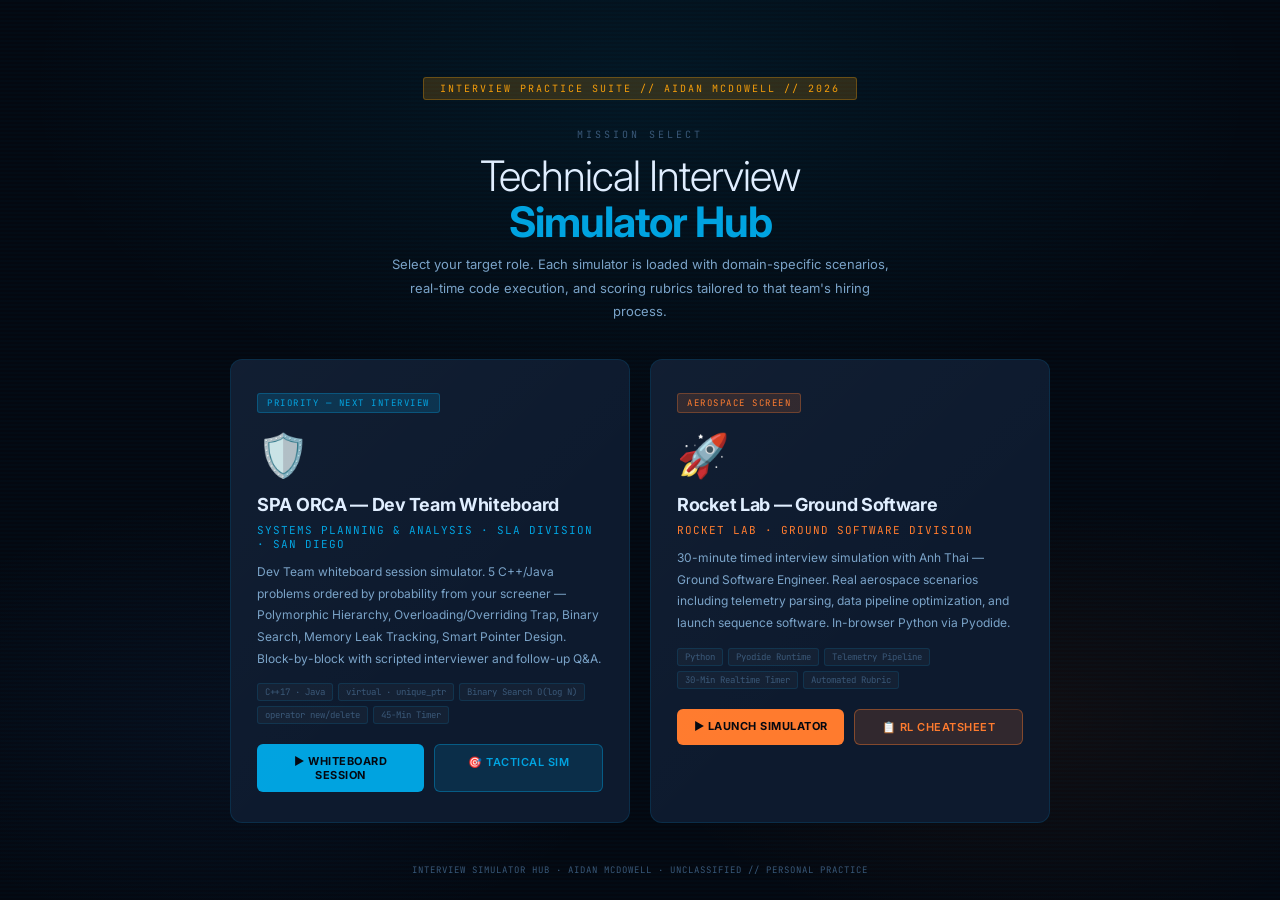
<file: index.html>
<!DOCTYPE html>
<html lang="en">
<head>
<meta charset="UTF-8">
<meta name="viewport" content="width=device-width, initial-scale=1.0">
<title>Interview Simulator Hub — Rocket Lab & SPA ORCA</title>
<meta name="description" content="Technical interview simulator hub for Rocket Lab Ground Software and SPA ORCA C5ISR roles. Practice coding, OOP patterns, and domain-specific problems.">
<link rel="preconnect" href="https://fonts.googleapis.com">
<link rel="preconnect" href="https://fonts.gstatic.com" crossorigin>
<link href="https://fonts.googleapis.com/css2?family=Inter:wght@300;400;500;600;700&family=JetBrains+Mono:wght@400;500;700&display=swap" rel="stylesheet">
<style>
  *, *::before, *::after { box-sizing: border-box; margin: 0; padding: 0; }
  :root {
    --bg-void: #040810; --bg-deep: #070d1a; --bg-card: #0d1a2e;
    --border: rgba(0,163,224,0.15); --border-md: rgba(0,163,224,0.30); --border-hi: rgba(0,163,224,0.55);
    --spa-cyan: #00a3e0; --spa-cyan-dim: rgba(0,163,224,0.18);
    --amber: #f59e0b; --amber-dim: rgba(245,158,11,0.18);
    --text-primary: #e0eeff; --text-secondary: #7aa3c8; --text-dim: #3a5878;
    --font-ui: 'Inter', system-ui, sans-serif;
    --font-mono: 'JetBrains Mono', monospace;
  }
  html, body { height: 100%; background: var(--bg-void); color: var(--text-primary); font-family: var(--font-ui); overflow: hidden; }

  /* Background */
  .hub-bg {
    position: fixed; inset: 0; z-index: 0;
    background:
      radial-gradient(ellipse 80% 60% at 50% 10%, rgba(0,163,224,0.09) 0%, transparent 60%),
      radial-gradient(ellipse 60% 50% at 20% 80%, rgba(59,130,246,0.06) 0%, transparent 50%),
      radial-gradient(ellipse 60% 50% at 80% 80%, rgba(255,123,46,0.05) 0%, transparent 50%),
      var(--bg-void);
  }
  .scan-lines {
    position: fixed; inset: 0; z-index: 1; pointer-events: none;
    background: repeating-linear-gradient(0deg, transparent, transparent 2px, rgba(0,163,224,0.022) 2px, rgba(0,163,224,0.022) 4px);
  }
  #starField { position: fixed; inset: 0; z-index: 0; }

  /* Content */
  .hub-content {
    position: relative; z-index: 3;
    display: flex; flex-direction: column;
    align-items: center; justify-content: center;
    height: 100%; padding: 32px 24px; gap: 0;
  }

  /* Classification banner */
  .classif-banner {
    font-family: var(--font-mono); font-size: 10px; letter-spacing: 2px;
    text-transform: uppercase; color: var(--amber); background: var(--amber-dim);
    border: 1px solid rgba(245,158,11,0.3); padding: 4px 16px; border-radius: 3px;
    margin-bottom: 28px; animation: pulse-banner 3s ease-in-out infinite;
  }
  @keyframes pulse-banner { 0%,100%{opacity:0.8;} 50%{opacity:1;box-shadow:0 0 12px var(--amber-dim);} }

  /* Hub header */
  .hub-header { text-align: center; margin-bottom: 36px; }
  .hub-eyebrow {
    font-family: var(--font-mono); font-size: 10px; letter-spacing: 3px;
    text-transform: uppercase; color: var(--text-dim); margin-bottom: 12px;
  }
  .hub-title { font-size: 42px; font-weight: 300; letter-spacing: -1px; line-height: 1.1; margin-bottom: 8px; }
  .hub-title strong { font-weight: 700; color: var(--spa-cyan); }
  .hub-subtitle { font-size: 13px; color: var(--text-secondary); max-width: 500px; margin: 0 auto; line-height: 1.8; }

  /* Mission cards grid */
  .mission-grid {
    display: grid; grid-template-columns: 1fr 1fr; gap: 20px;
    max-width: 820px; width: 100%;
  }
  .mission-card {
    background: var(--bg-card); border: 1px solid var(--border); border-radius: 12px;
    padding: 30px 26px; cursor: pointer; transition: all 0.35s ease;
    position: relative; overflow: hidden; text-decoration: none; display: block;
  }
  .mission-card::after {
    content: ''; position: absolute; inset: 0;
    background: linear-gradient(135deg, rgba(255,255,255,0.02) 0%, transparent 60%);
    pointer-events: none;
  }
  .mission-card:hover { transform: translateY(-5px); }
  .mission-card.orca-card:hover { border-color: var(--border-hi); box-shadow: 0 0 40px rgba(0,163,224,0.25); }
  .mission-card.rl-card:hover   { border-color: rgba(255,123,46,0.5); box-shadow: 0 0 40px rgba(255,123,46,0.18); }

  .card-badge {
    display: inline-block; font-family: var(--font-mono); font-size: 9px;
    letter-spacing: 1.5px; text-transform: uppercase; padding: 3px 9px;
    border-radius: 3px; margin-bottom: 16px;
  }
  .card-badge.spa { background: var(--spa-cyan-dim); color: var(--spa-cyan); border: 1px solid rgba(0,163,224,0.3); }
  .card-badge.rl  { background: rgba(255,123,46,0.14); color: #ff7b2e; border: 1px solid rgba(255,123,46,0.3); }

  .card-icon  { font-size: 42px; margin-bottom: 14px; display: block; }
  .card-title { font-size: 18px; font-weight: 700; margin-bottom: 8px; letter-spacing: -0.3px; }
  .card-org   { font-size: 11px; font-family: var(--font-mono); letter-spacing: 1px; margin-bottom: 10px; }
  .card-org.spa { color: var(--spa-cyan); }
  .card-org.rl  { color: #ff7b2e; }
  .card-desc  { font-size: 12px; color: var(--text-secondary); line-height: 1.8; }
  .card-tags  { display: flex; flex-wrap: wrap; gap: 5px; margin-top: 14px; }
  .card-tag {
    font-family: var(--font-mono); font-size: 9px; padding: 2px 7px;
    border-radius: 3px; border: 1px solid var(--border);
    color: var(--text-dim); background: rgba(255,255,255,0.03);
  }
  .card-arrow {
    position: absolute; bottom: 22px; right: 22px; font-size: 20px;
    color: var(--text-dim); transition: all 0.3s ease;
  }
  .mission-card:hover .card-arrow { transform: translateX(5px); }
  .mission-card.orca-card:hover .card-arrow { color: var(--spa-cyan); }
  .mission-card.rl-card:hover   .card-arrow { color: #ff7b2e; }

  /* Footer */
  .hub-footer {
    position: absolute; bottom: 24px; left: 50%; transform: translateX(-50%);
    font-family: var(--font-mono); font-size: 9px; color: var(--text-dim);
    letter-spacing: 1px; white-space: nowrap; text-align: center;
  }

  /* Stars */
  .star { position: absolute; background: #fff; border-radius: 50%; opacity: 0; animation: twinkle linear infinite; }
  @keyframes twinkle { 0%,100%{opacity:0.1;} 50%{opacity:0.65;} }
</style>
</head>
<body>

<canvas id="starField"></canvas>
<div class="hub-bg"></div>
<div class="scan-lines"></div>

<div class="hub-content">
  <div class="classif-banner">Interview Practice Suite // Aidan McDowell // 2026</div>

  <div class="hub-header">
    <div class="hub-eyebrow">Mission Select</div>
    <h1 class="hub-title">Technical Interview<br><strong>Simulator Hub</strong></h1>
    <p class="hub-subtitle">Select your target role. Each simulator is loaded with domain-specific scenarios, real-time code execution, and scoring rubrics tailored to that team's hiring process.</p>
  </div>

  <div class="mission-grid">

    <!-- SPA ORCA Card -->
    <div class="mission-card orca-card">
      <div class="card-badge spa">PRIORITY — NEXT INTERVIEW</div>
      <div class="card-icon">🛡️</div>
      <div class="card-title">SPA ORCA — Dev Team Whiteboard</div>
      <div class="card-org spa">SYSTEMS PLANNING &amp; ANALYSIS · SLA DIVISION · SAN DIEGO</div>
      <div class="card-desc">Dev Team whiteboard session simulator. 5 C++/Java problems ordered by probability from your screener — Polymorphic Hierarchy, Overloading/Overriding Trap, Binary Search, Memory Leak Tracking, Smart Pointer Design. Block-by-block with scripted interviewer and follow-up Q&amp;A.</div>
      <div class="card-tags">
        <div class="card-tag">C++17 · Java</div>
        <div class="card-tag">virtual · unique_ptr</div>
        <div class="card-tag">Binary Search O(log N)</div>
        <div class="card-tag">operator new/delete</div>
        <div class="card-tag">45-Min Timer</div>
      </div>
      <div style="display: flex; gap: 10px; margin-top: 20px;">
        <a href="OCS.html" style="flex: 1; text-align: center; background: var(--spa-cyan); color: #040810; font-weight: 700; font-size: 11px; padding: 10px 14px; border-radius: 6px; text-decoration: none; letter-spacing: 0.5px; transition: transform 0.2s;">
          ▶ WHITEBOARD SESSION
        </a>
        <a href="ORCA.html" style="flex: 1; text-align: center; background: rgba(0,163,224,0.15); color: var(--spa-cyan); border: 1px solid rgba(0,163,224,0.4); font-weight: 600; font-size: 11px; padding: 10px 14px; border-radius: 6px; text-decoration: none; letter-spacing: 0.5px; transition: all 0.2s;">
          🎯 TACTICAL SIM
        </a>
      </div>
    </div>

    <!-- Rocket Lab Card -->
    <div class="mission-card rl-card">
      <div class="card-badge rl">AEROSPACE SCREEN</div>
      <div class="card-icon">🚀</div>
      <div class="card-title">Rocket Lab — Ground Software</div>
      <div class="card-org rl">ROCKET LAB · GROUND SOFTWARE DIVISION</div>
      <div class="card-desc">30-minute timed interview simulation with Anh Thai — Ground Software Engineer. Real aerospace scenarios including telemetry parsing, data pipeline optimization, and launch sequence software. In-browser Python via Pyodide.</div>
      <div class="card-tags">
        <div class="card-tag">Python</div>
        <div class="card-tag">Pyodide Runtime</div>
        <div class="card-tag">Telemetry Pipeline</div>
        <div class="card-tag">30-Min Realtime Timer</div>
        <div class="card-tag">Automated Rubric</div>
      </div>
      <div style="display: flex; gap: 10px; margin-top: 20px;">
        <a href="rocketlab.html" style="flex: 1; text-align: center; background: #ff7b2e; color: #040810; font-weight: 700; font-size: 11px; padding: 10px 14px; border-radius: 6px; text-decoration: none; letter-spacing: 0.5px; transition: transform 0.2s;">
          ▶ LAUNCH SIMULATOR
        </a>
        <a href="RLCS.html" style="flex: 1; text-align: center; background: rgba(255,123,46,0.15); color: #ff7b2e; border: 1px solid rgba(255,123,46,0.4); font-weight: 600; font-size: 11px; padding: 10px 14px; border-radius: 6px; text-decoration: none; letter-spacing: 0.5px; transition: all 0.2s;">
          📋 RL CHEATSHEET
        </a>
      </div>
    </div>

  </div>
</div>

<div class="hub-footer">
  INTERVIEW SIMULATOR HUB · AIDAN MCDOWELL · UNCLASSIFIED // PERSONAL PRACTICE
</div>

<script>
// Animated star field
(function() {
  const canvas = document.getElementById('starField');
  const ctx = canvas.getContext('2d');
  let stars = [];

  function resize() {
    canvas.width  = window.innerWidth;
    canvas.height = window.innerHeight;
  }
  function init() {
    resize();
    stars = Array.from({ length: 180 }, () => ({
      x: Math.random() * canvas.width,
      y: Math.random() * canvas.height,
      r: Math.random() * 1.2 + 0.2,
      phase: Math.random() * Math.PI * 2,
      speed: 0.3 + Math.random() * 0.8,
    }));
    requestAnimationFrame(draw);
  }
  function draw(t) {
    ctx.clearRect(0, 0, canvas.width, canvas.height);
    stars.forEach(s => {
      const alpha = 0.1 + 0.55 * ((1 + Math.sin(t * 0.001 * s.speed + s.phase)) / 2);
      ctx.beginPath();
      ctx.arc(s.x, s.y, s.r, 0, Math.PI * 2);
      ctx.fillStyle = `rgba(255,255,255,${alpha.toFixed(2)})`;
      ctx.fill();
    });
    requestAnimationFrame(draw);
  }
  window.addEventListener('resize', () => { resize(); });
  init();
})();
</script>
</body>
</html>
</file>
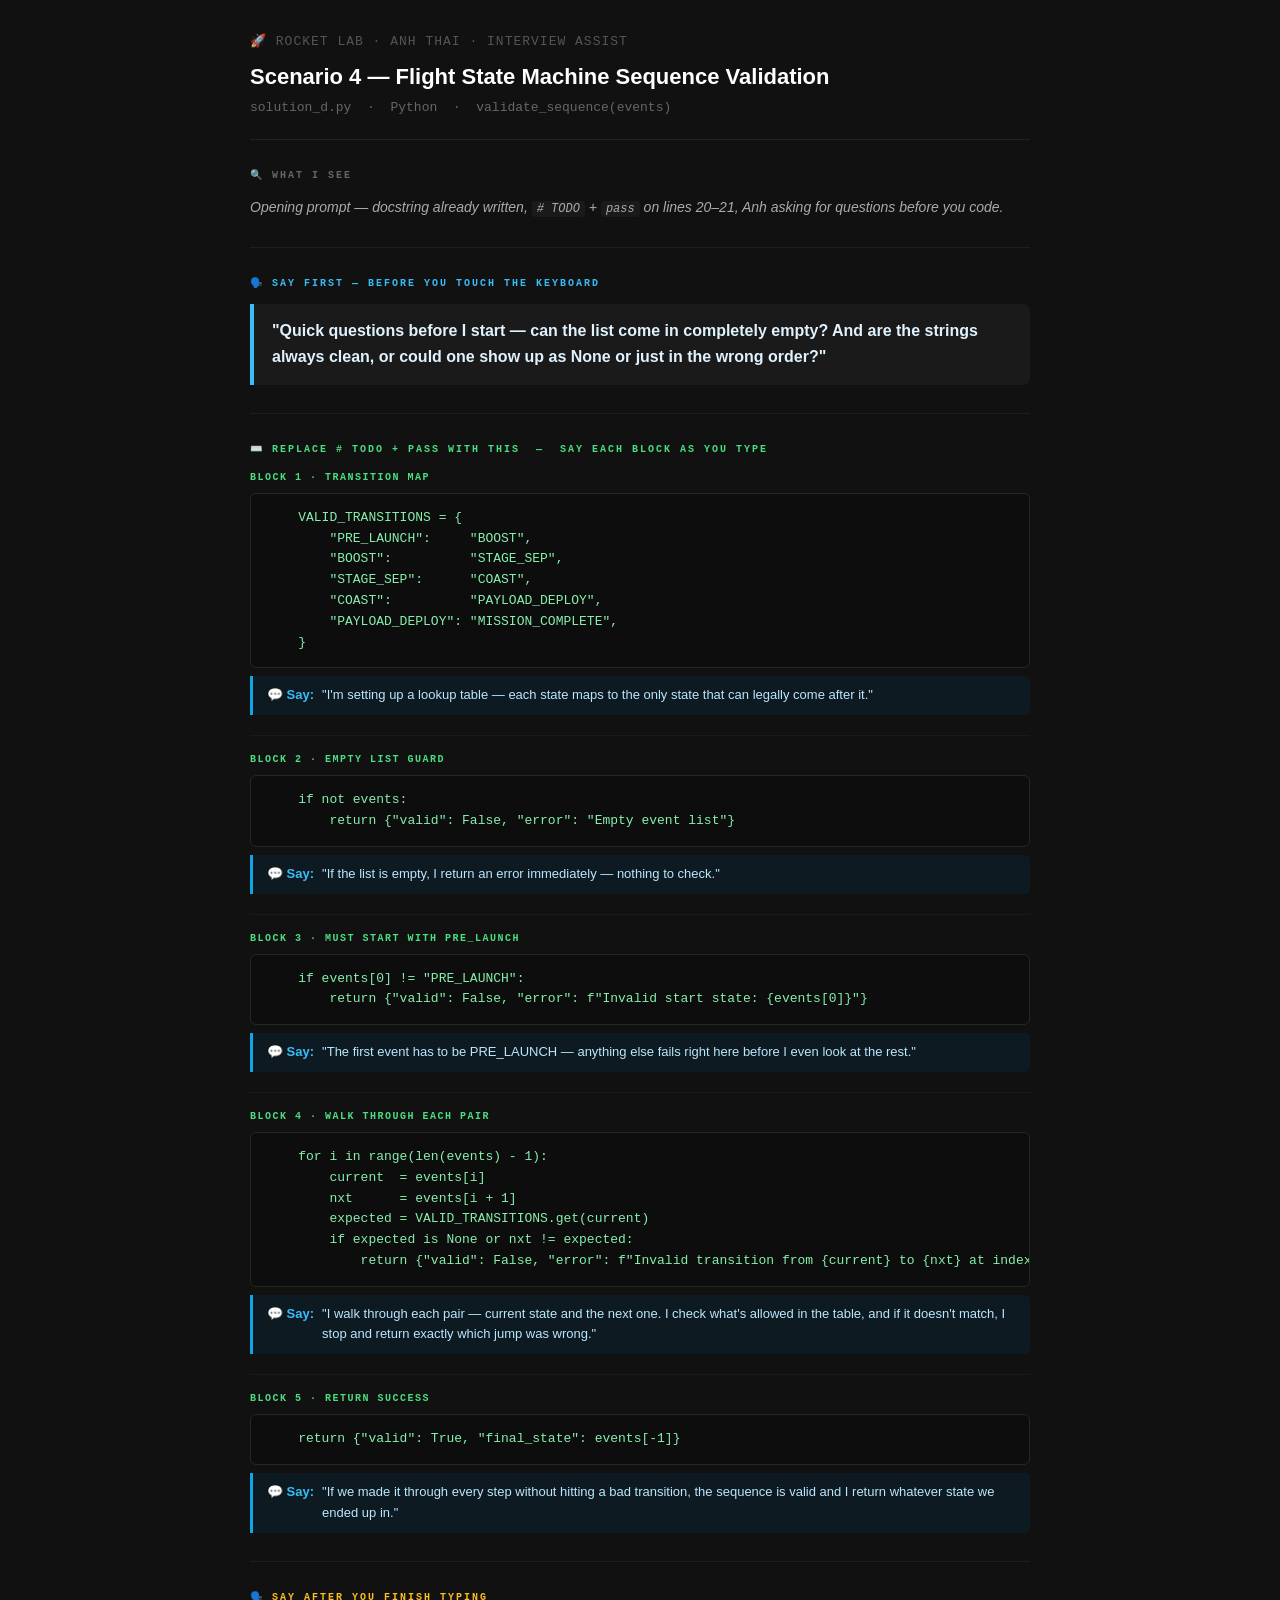
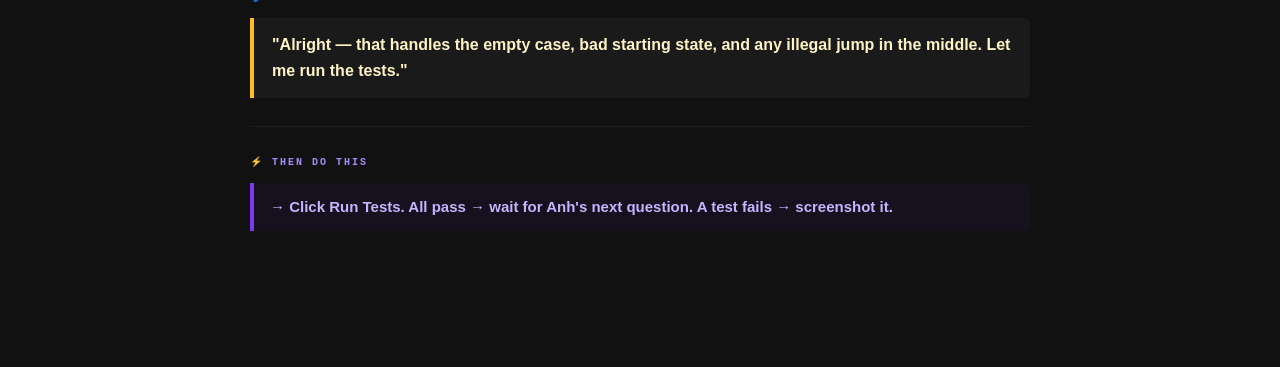
<file: interview_assist_view.html>
<!DOCTYPE html>
<html lang="en">
<head>
<meta charset="UTF-8">
<meta name="viewport" content="width=device-width, initial-scale=1.0">
<title>Interview Assist</title>
<style>
  * { box-sizing: border-box; margin: 0; padding: 0; }
  body {
    background: #111;
    color: #eee;
    font-family: -apple-system, BlinkMacSystemFont, "Segoe UI", sans-serif;
    font-size: 15px;
    line-height: 1.6;
    padding: 32px 40px 80px;
    max-width: 860px;
    margin: 0 auto;
  }

  /* ── HEADER ── */
  .doc-title {
    font-size: 13px;
    font-family: monospace;
    color: #555;
    letter-spacing: 1px;
    text-transform: uppercase;
    margin-bottom: 6px;
  }
  .scenario-name {
    font-size: 22px;
    font-weight: 700;
    color: #fff;
    margin-bottom: 4px;
  }
  .scenario-sub {
    font-size: 13px;
    color: #666;
    font-family: monospace;
    margin-bottom: 28px;
    padding-bottom: 20px;
    border-bottom: 1px solid #222;
  }

  /* ── SECTION BLOCK ── */
  .section {
    margin-bottom: 28px;
    padding-bottom: 28px;
    border-bottom: 1px solid #1e1e1e;
  }
  .section:last-child { border-bottom: none; }

  .section-label {
    font-size: 10px;
    font-family: monospace;
    font-weight: 700;
    letter-spacing: 2px;
    text-transform: uppercase;
    margin-bottom: 12px;
    display: flex;
    align-items: center;
    gap: 8px;
  }
  .label-see    { color: #666; }
  .label-say    { color: #38bdf8; }
  .label-code   { color: #4ade80; }
  .label-after  { color: #fbbf24; }
  .label-next   { color: #a78bfa; }

  /* ── WHAT I SEE ── */
  .see-text {
    font-size: 14px;
    color: #aaa;
    font-style: italic;
  }

  /* ── QUOTE ── */
  .quote {
    background: #1a1a1a;
    border-left: 4px solid #38bdf8;
    padding: 14px 18px;
    font-size: 16px;
    font-weight: 600;
    color: #e0f2fe;
    line-height: 1.65;
    border-radius: 0 6px 6px 0;
  }
  .quote.amber {
    border-left-color: #fbbf24;
    color: #fef3c7;
  }

  /* ── CODE CHUNK ── */
  .chunk { margin-bottom: 20px; }
  .chunk:last-child { margin-bottom: 0; }

  .chunk-label {
    font-size: 10px;
    font-family: monospace;
    font-weight: 700;
    letter-spacing: 1.5px;
    text-transform: uppercase;
    color: #4ade80;
    margin-bottom: 7px;
  }

  pre {
    background: #0d0d0d;
    border: 1px solid #1e2e1e;
    border-radius: 6px;
    padding: 14px 16px;
    font-family: "Consolas", "Courier New", monospace;
    font-size: 13px;
    line-height: 1.6;
    color: #86efac;
    overflow-x: auto;
    white-space: pre;
    margin-bottom: 8px;
  }

  .say-inline {
    background: #0e1a22;
    border-left: 3px solid #0ea5e9;
    border-radius: 0 5px 5px 0;
    padding: 9px 14px;
    font-size: 13px;
    color: #bae6fd;
    display: flex;
    gap: 8px;
    align-items: flex-start;
  }
  .say-inline b {
    color: #38bdf8;
    font-weight: 700;
    white-space: nowrap;
    flex-shrink: 0;
  }

  /* ── CHUNK DIVIDER ── */
  .chunk + .chunk { padding-top: 16px; border-top: 1px solid #1a1a1a; }

  /* ── THEN DO ── */
  .then-text {
    font-size: 15px;
    color: #c4b5fd;
    background: #16101f;
    border-left: 4px solid #7c3aed;
    padding: 12px 16px;
    border-radius: 0 6px 6px 0;
    font-weight: 600;
  }
</style>
</head>
<body>

<div class="doc-title">🚀 Rocket Lab · Anh Thai · Interview Assist</div>
<div class="scenario-name">Scenario 4 — Flight State Machine Sequence Validation</div>
<div class="scenario-sub">solution_d.py &nbsp;·&nbsp; Python &nbsp;·&nbsp; validate_sequence(events)</div>

<!-- WHAT I SEE -->
<div class="section">
  <div class="section-label label-see">🔍 What I See</div>
  <div class="see-text">Opening prompt — docstring already written, <code style="background:#1a1a1a;padding:1px 5px;border-radius:3px;font-size:12px;"># TODO</code> + <code style="background:#1a1a1a;padding:1px 5px;border-radius:3px;font-size:12px;">pass</code> on lines 20–21, Anh asking for questions before you code.</div>
</div>

<!-- SAY FIRST -->
<div class="section">
  <div class="section-label label-say">🗣️ Say First — Before You Touch the Keyboard</div>
  <div class="quote">
    "Quick questions before I start — can the list come in completely empty? And are the strings always clean, or could one show up as None or just in the wrong order?"
  </div>
</div>

<!-- TYPE THIS + SAY WHILE TYPING -->
<div class="section">
  <div class="section-label label-code">⌨️ Replace # TODO + pass with this &nbsp;—&nbsp; Say each block as you type</div>

  <div class="chunk">
    <div class="chunk-label">Block 1 · Transition map</div>
    <pre>    VALID_TRANSITIONS = {
        "PRE_LAUNCH":     "BOOST",
        "BOOST":          "STAGE_SEP",
        "STAGE_SEP":      "COAST",
        "COAST":          "PAYLOAD_DEPLOY",
        "PAYLOAD_DEPLOY": "MISSION_COMPLETE",
    }</pre>
    <div class="say-inline"><b>💬 Say:</b> "I'm setting up a lookup table — each state maps to the only state that can legally come after it."</div>
  </div>

  <div class="chunk">
    <div class="chunk-label">Block 2 · Empty list guard</div>
    <pre>    if not events:
        return {"valid": False, "error": "Empty event list"}</pre>
    <div class="say-inline"><b>💬 Say:</b> "If the list is empty, I return an error immediately — nothing to check."</div>
  </div>

  <div class="chunk">
    <div class="chunk-label">Block 3 · Must start with PRE_LAUNCH</div>
    <pre>    if events[0] != "PRE_LAUNCH":
        return {"valid": False, "error": f"Invalid start state: {events[0]}"}</pre>
    <div class="say-inline"><b>💬 Say:</b> "The first event has to be PRE_LAUNCH — anything else fails right here before I even look at the rest."</div>
  </div>

  <div class="chunk">
    <div class="chunk-label">Block 4 · Walk through each pair</div>
    <pre>    for i in range(len(events) - 1):
        current  = events[i]
        nxt      = events[i + 1]
        expected = VALID_TRANSITIONS.get(current)
        if expected is None or nxt != expected:
            return {"valid": False, "error": f"Invalid transition from {current} to {nxt} at index {i}"}</pre>
    <div class="say-inline"><b>💬 Say:</b> "I walk through each pair — current state and the next one. I check what's allowed in the table, and if it doesn't match, I stop and return exactly which jump was wrong."</div>
  </div>

  <div class="chunk">
    <div class="chunk-label">Block 5 · Return success</div>
    <pre>    return {"valid": True, "final_state": events[-1]}</pre>
    <div class="say-inline"><b>💬 Say:</b> "If we made it through every step without hitting a bad transition, the sequence is valid and I return whatever state we ended up in."</div>
  </div>

</div>

<!-- SAY AFTER -->
<div class="section">
  <div class="section-label label-after">🗣️ Say After You Finish Typing</div>
  <div class="quote amber">
    "Alright — that handles the empty case, bad starting state, and any illegal jump in the middle. Let me run the tests."
  </div>
</div>

<!-- THEN DO -->
<div class="section">
  <div class="section-label label-next">⚡ Then Do This</div>
  <div class="then-text">→ Click Run Tests. All pass → wait for Anh's next question. A test fails → screenshot it.</div>
</div>

</body>
</html>
</file>
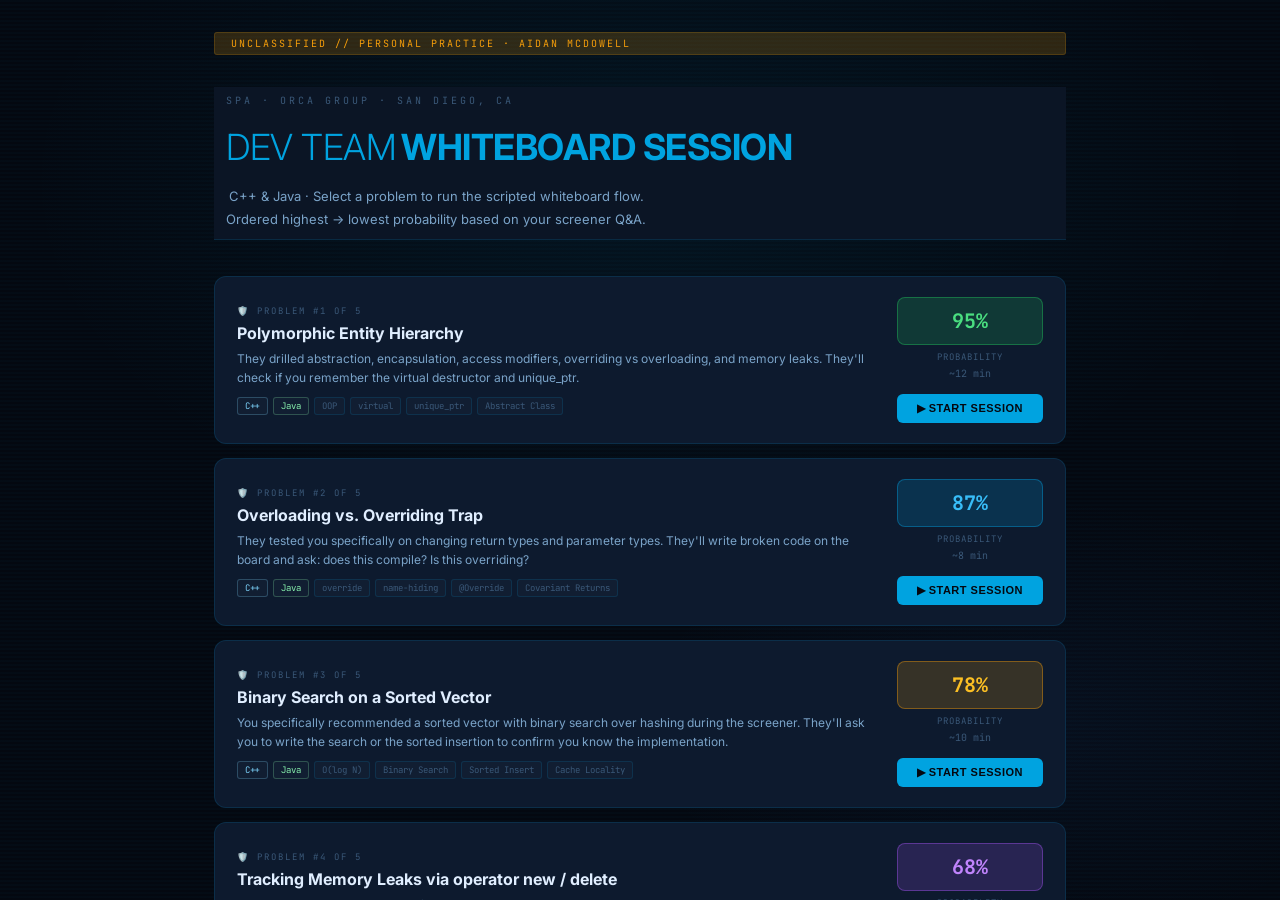
<file: OCS.html>
<!DOCTYPE html>
<html lang="en">
<head>
<meta charset="UTF-8">
<meta name="viewport" content="width=device-width, initial-scale=1.0">
<title>SPA ORCA — Dev Team Whiteboard Session</title>
<meta name="description" content="SPA ORCA Dev Team Whiteboard Session simulator for Aidan McDowell. C++ and Java OOP whiteboard problems with scripted interviewer flow and block-by-block narration.">
<link rel="stylesheet" href="orca-styles.css">
<style>
/* ──────────────────────────────────────────────
   WHITEBOARD-SPECIFIC OVERRIDES
────────────────────────────────────────────── */

/* Probability badge colors */
.prob-95  { background: rgba(34,197,94,0.18);  color: #4ade80; border: 1px solid rgba(34,197,94,0.4); }
.prob-87  { background: rgba(0,163,224,0.18);  color: #38bdf8; border: 1px solid rgba(0,163,224,0.4); }
.prob-78  { background: rgba(245,158,11,0.18); color: #fbbf24; border: 1px solid rgba(245,158,11,0.4); }
.prob-68  { background: rgba(168,85,247,0.18); color: #c084fc; border: 1px solid rgba(168,85,247,0.4); }
.prob-52  { background: rgba(239,68,68,0.15);  color: #f87171; border: 1px solid rgba(239,68,68,0.35); }

/* ── LANDING ── */
.wb-landing { position:relative; z-index:3; width:100%; max-width:900px; margin:0 auto; padding:32px 24px 60px; overflow-y:auto; height:100%; }
.wb-landing::-webkit-scrollbar { width:4px; }
.wb-landing::-webkit-scrollbar-thumb { background:var(--border-md); border-radius:2px; }

.wb-header { text-align:center; margin-bottom:36px; }
.wb-eyebrow { font-family:var(--font-mono); font-size:10px; letter-spacing:3px; text-transform:uppercase; color:var(--text-dim); margin-bottom:10px; }
.wb-title { font-size:36px; font-weight:300; letter-spacing:-0.5px; margin-bottom:8px; }
.wb-title strong { font-weight:700; color:var(--spa-cyan); }
.wb-subtitle { font-size:13px; color:var(--text-secondary); line-height:1.8; }

.prob-grid { display:flex; flex-direction:column; gap:14px; margin-bottom:20px; }

.prob-card {
  background:var(--bg-card); border:1px solid var(--border); border-radius:12px;
  padding:20px 22px; cursor:pointer; transition:all 0.3s ease;
  display:grid; grid-template-columns:1fr auto; gap:12px; align-items:center;
  position:relative; overflow:hidden;
}
.prob-card::before {
  content:''; position:absolute; left:0; top:0; bottom:0; width:3px;
  background:var(--spa-cyan); opacity:0; transition:opacity 0.3s;
}
.prob-card:hover { border-color:var(--border-hi); transform:translateX(4px); box-shadow:0 0 30px rgba(0,163,224,0.12); }
.prob-card:hover::before { opacity:1; }

.prob-card-left {}
.prob-rank { font-family:var(--font-mono); font-size:9px; letter-spacing:2px; text-transform:uppercase; color:var(--text-dim); margin-bottom:6px; }
.prob-name { font-size:16px; font-weight:700; color:var(--text-primary); margin-bottom:6px; }
.prob-why { font-size:12px; color:var(--text-secondary); line-height:1.6; margin-bottom:10px; }
.prob-tags { display:flex; flex-wrap:wrap; gap:5px; }
.prob-tag { font-family:var(--font-mono); font-size:9px; padding:2px 7px; border-radius:3px; border:1px solid var(--border); color:var(--text-dim); background:rgba(255,255,255,0.02); }
.prob-tag.cpp  { color:#7dd3fc; border-color:rgba(125,211,252,0.25); }
.prob-tag.java { color:#86efac; border-color:rgba(134,239,172,0.25); }

.prob-card-right { text-align:center; flex-shrink:0; }
.prob-badge { font-family:var(--font-mono); font-size:20px; font-weight:700; padding:10px 16px; border-radius:8px; display:block; margin-bottom:6px; }
.prob-badge-label { font-family:var(--font-mono); font-size:9px; letter-spacing:1px; text-transform:uppercase; color:var(--text-dim); display:block; }
.prob-est { font-family:var(--font-mono); font-size:10px; color:var(--text-dim); margin-top:4px; }

.prob-launch-btn {
  margin-top:14px; background:var(--spa-cyan); color:#040810; font-weight:700;
  font-size:11px; padding:8px 20px; border-radius:6px; border:none; cursor:pointer;
  letter-spacing:0.5px; transition:all 0.2s; display:block; width:100%; text-align:center;
}
.prob-launch-btn:hover { background:#22d3f0; transform:scale(1.03); }

.checklist-card {
  background:var(--bg-card); border:1px solid rgba(245,158,11,0.25); border-radius:12px;
  padding:20px 22px;
}
.checklist-title { font-family:var(--font-mono); font-size:10px; letter-spacing:2px; text-transform:uppercase; color:var(--amber); margin-bottom:14px; }
.checklist-grid { display:grid; grid-template-columns:1fr 1fr; gap:10px; }
.cl-item { font-size:12px; color:var(--text-secondary); line-height:1.6; display:flex; gap:8px; }
.cl-icon { flex-shrink:0; color:var(--amber); }

/* ── INTERVIEW SCREEN ── */
.wb-hud {
  height:48px; background:var(--bg-deep); border-bottom:1px solid var(--border);
  display:flex; align-items:center; padding:0 16px; gap:12px; flex-shrink:0;
}
.wb-hud-badge { font-family:var(--font-mono); font-size:9px; letter-spacing:1.5px; text-transform:uppercase; color:var(--spa-cyan); background:var(--spa-cyan-dim); border:1px solid var(--border-md); padding:3px 10px; border-radius:3px; }
.wb-hud-problem { font-size:13px; font-weight:600; color:var(--text-primary); }
.wb-hud-center { flex:1; display:flex; flex-direction:column; align-items:center; gap:1px; }
.wb-timer { font-family:var(--font-mono); font-size:22px; font-weight:700; color:var(--text-primary); letter-spacing:2px; }
.wb-phase-label { font-family:var(--font-mono); font-size:9px; color:var(--text-dim); letter-spacing:1px; text-transform:uppercase; }
.wb-hud-right { display:flex; align-items:center; gap:8px; }
.wb-block-counter { font-family:var(--font-mono); font-size:11px; color:var(--text-secondary); background:rgba(255,255,255,0.04); padding:4px 10px; border-radius:4px; border:1px solid var(--border); }
.wb-back-btn { font-family:var(--font-mono); font-size:9px; letter-spacing:1px; text-transform:uppercase; background:transparent; border:1px solid var(--border); color:var(--text-dim); padding:4px 10px; border-radius:4px; cursor:pointer; transition:all 0.2s; }
.wb-back-btn:hover { border-color:var(--border-hi); color:var(--text-primary); }

.wb-interview-wrap {
  flex:1; display:flex; overflow:hidden;
}

/* LEFT: Chat */
.wb-chat-panel {
  width:300px; flex-shrink:0; border-right:1px solid var(--border);
  display:flex; flex-direction:column; background:var(--bg-panel);
}
.wb-chat-header {
  padding:12px 14px; border-bottom:1px solid var(--border); display:flex; align-items:center; gap:10px; flex-shrink:0;
}
.wb-interviewer-avatar { width:34px; height:34px; border-radius:50%; background:linear-gradient(135deg,#1e3a5f,#0f2040); border:2px solid var(--border-md); display:flex; align-items:center; justify-content:center; font-weight:700; font-size:13px; color:var(--spa-cyan); flex-shrink:0; }
.wb-interviewer-name { font-size:13px; font-weight:600; color:var(--text-primary); }
.wb-interviewer-title { font-size:10px; color:var(--text-dim); font-family:var(--font-mono); letter-spacing:0.5px; }
.wb-online-dot { width:7px; height:7px; border-radius:50%; background:#22c55e; margin-left:auto; box-shadow:0 0 8px rgba(34,197,94,0.6); animation:pulse-dot 2s ease-in-out infinite; flex-shrink:0; }
@keyframes pulse-dot { 0%,100%{opacity:1} 50%{opacity:0.5} }

.wb-chat-messages { flex:1; overflow-y:auto; padding:14px 14px; display:flex; flex-direction:column; gap:10px; }
.wb-chat-messages::-webkit-scrollbar { width:3px; }
.wb-chat-messages::-webkit-scrollbar-thumb { background:var(--border-md); }

.wb-msg { max-width:90%; animation:fadeInUp 0.3s ease; }
@keyframes fadeInUp { from{opacity:0;transform:translateY(6px)} to{opacity:1;transform:none} }
.wb-msg.interviewer { align-self:flex-start; }
.wb-msg.system { align-self:center; }
.wb-msg-bubble { padding:9px 12px; border-radius:10px; font-size:12px; line-height:1.65; }
.wb-msg.interviewer .wb-msg-bubble { background:var(--bg-card); border:1px solid var(--border); color:var(--text-primary); border-radius:4px 10px 10px 10px; }
.wb-msg.system .wb-msg-bubble { background:rgba(0,163,224,0.07); border:1px solid rgba(0,163,224,0.2); color:var(--text-secondary); font-size:11px; font-family:var(--font-mono); letter-spacing:0.3px; text-align:center; border-radius:4px; }
.wb-msg-time { font-size:9px; color:var(--text-dim); font-family:var(--font-mono); margin-top:3px; padding:0 2px; }

.wb-chat-footer { padding:10px 12px; border-top:1px solid var(--border); flex-shrink:0; }
.wb-notes-input { width:100%; background:var(--bg-input); border:1px solid var(--border); border-radius:6px; padding:8px 10px; color:var(--text-primary); font-size:11px; font-family:var(--font-mono); resize:none; outline:none; line-height:1.5; }
.wb-notes-input:focus { border-color:var(--border-hi); }
.wb-notes-input::placeholder { color:var(--text-dim); }

/* RIGHT: Board Content */
.wb-right-panel { flex:1; display:flex; flex-direction:column; overflow:hidden; }

/* Problem header strip */
.wb-prob-strip {
  padding:10px 18px; border-bottom:1px solid var(--border); flex-shrink:0;
  display:flex; align-items:center; gap:12px; background:var(--bg-panel);
}
.wb-prob-strip-badge { font-family:var(--font-mono); font-size:11px; font-weight:700; padding:3px 10px; border-radius:4px; }
.wb-prob-strip-title { font-size:14px; font-weight:700; color:var(--text-primary); }
.wb-prob-strip-why { font-size:11px; color:var(--text-dim); margin-left:auto; font-style:italic; max-width:300px; text-align:right; line-height:1.4; }

/* Language selector */
.wb-lang-bar { display:flex; align-items:center; gap:8px; padding:8px 18px; border-bottom:1px solid var(--border); background:var(--bg-deep); flex-shrink:0; }
.wb-lang-label { font-family:var(--font-mono); font-size:9px; color:var(--text-dim); letter-spacing:1.5px; text-transform:uppercase; }
.wb-lang-btn { font-family:var(--font-mono); font-size:10px; font-weight:600; padding:3px 12px; border-radius:4px; border:1px solid var(--border); background:transparent; color:var(--text-dim); cursor:pointer; transition:all 0.2s; letter-spacing:0.5px; }
.wb-lang-btn.active { background:var(--spa-cyan-dim); border-color:var(--border-hi); color:var(--spa-cyan); }
.wb-lang-btn:hover:not(.active) { border-color:var(--border-md); color:var(--text-secondary); }

/* Block display */
.wb-board-area { flex:1; overflow-y:auto; padding:18px; display:flex; flex-direction:column; gap:14px; }
.wb-board-area::-webkit-scrollbar { width:4px; }
.wb-board-area::-webkit-scrollbar-thumb { background:var(--border-md); }

.wb-block-header { display:flex; align-items:center; gap:10px; margin-bottom:8px; }
.wb-block-num { font-family:var(--font-mono); font-size:9px; font-weight:700; letter-spacing:1.5px; text-transform:uppercase; color:var(--spa-cyan); background:var(--spa-cyan-dim); padding:2px 8px; border-radius:3px; }
.wb-block-label-text { font-size:13px; font-weight:600; color:var(--text-primary); }

.wb-code-display {
  background:#060d18; border:1px solid rgba(0,163,224,0.12); border-radius:8px;
  padding:16px 18px; font-family:var(--font-mono); font-size:12.5px; line-height:1.7;
  color:#a8d8f0; overflow-x:auto; white-space:pre; margin-bottom:10px;
  border-left:3px solid var(--spa-cyan);
}

.wb-say-box {
  background:rgba(0,163,224,0.06); border:1px solid rgba(0,163,224,0.2);
  border-radius:6px; padding:12px 14px; display:flex; gap:10px; align-items:flex-start;
  margin-bottom:10px;
}
.wb-say-icon { font-size:14px; flex-shrink:0; }
.wb-say-label { font-family:var(--font-mono); font-size:9px; font-weight:700; letter-spacing:1.5px; text-transform:uppercase; color:var(--spa-cyan); margin-bottom:4px; }
.wb-say-text { font-size:13px; color:#bae6fd; line-height:1.65; font-style:italic; }

/* Block nav */
.wb-block-nav {
  display:flex; align-items:center; gap:10px; padding:10px 18px;
  border-top:1px solid var(--border); background:var(--bg-panel); flex-shrink:0;
}
.wb-nav-btn { font-family:var(--font-mono); font-size:10px; font-weight:600; padding:6px 16px; border-radius:5px; border:1px solid var(--border); background:transparent; color:var(--text-secondary); cursor:pointer; transition:all 0.2s; letter-spacing:0.5px; }
.wb-nav-btn:hover:not(:disabled) { border-color:var(--border-hi); color:var(--text-primary); background:rgba(255,255,255,0.03); }
.wb-nav-btn:disabled { opacity:0.25; cursor:not-allowed; }
.wb-nav-btn.primary { background:var(--spa-cyan); border-color:var(--spa-cyan); color:#040810; }
.wb-nav-btn.primary:hover { background:#22d3f0; }
.wb-nav-progress { flex:1; display:flex; gap:5px; justify-content:center; }
.wb-nav-dot { width:8px; height:8px; border-radius:50%; background:var(--border-md); transition:all 0.2s; }
.wb-nav-dot.active { background:var(--spa-cyan); box-shadow:0 0 6px rgba(0,163,224,0.5); }
.wb-nav-dot.done { background:rgba(0,163,224,0.35); }

/* Follow-ups panel */
.wb-followups-panel {
  border-top:1px solid var(--border); background:var(--bg-deep); flex-shrink:0;
  max-height:0; overflow:hidden; transition:max-height 0.4s ease;
}
.wb-followups-panel.open { max-height:280px; }
.wb-followups-inner { padding:14px 18px; overflow-y:auto; max-height:280px; }
.wb-followups-inner::-webkit-scrollbar { width:3px; }
.wb-followups-inner::-webkit-scrollbar-thumb { background:var(--border); }
.wb-followups-title { font-family:var(--font-mono); font-size:9px; letter-spacing:2px; text-transform:uppercase; color:var(--amber); margin-bottom:10px; }
.wb-fq-item { margin-bottom:10px; }
.wb-fq-q { font-size:12px; font-weight:600; color:var(--text-primary); margin-bottom:4px; display:flex; gap:6px; }
.wb-fq-q::before { content:'Q·'; font-family:var(--font-mono); font-size:10px; color:var(--amber); flex-shrink:0; }
.wb-fq-a { font-size:12px; color:var(--text-secondary); line-height:1.65; padding-left:20px; border-left:2px solid var(--border-md); }

.wb-followup-toggle-bar {
  display:flex; align-items:center; justify-content:center; gap:10px;
  padding:7px 18px; border-top:1px solid var(--border); background:var(--bg-panel); flex-shrink:0;
}
.wb-followup-toggle { font-family:var(--font-mono); font-size:10px; font-weight:600; letter-spacing:0.5px; padding:4px 14px; border-radius:4px; border:1px solid rgba(245,158,11,0.3); background:rgba(245,158,11,0.08); color:var(--amber); cursor:pointer; transition:all 0.2s; }
.wb-followup-toggle:hover { background:rgba(245,158,11,0.15); border-color:rgba(245,158,11,0.5); }
.wb-followup-toggle.open { background:rgba(245,158,11,0.15); }
.wb-board-corner-note { font-family:var(--font-mono); font-size:10px; color:var(--text-dim); background:rgba(0,163,224,0.05); border:1px solid var(--border); padding:3px 10px; border-radius:4px; }

/* ── SCREEN WRAPPER ── */
#screen-wb-interview { display:flex; flex-direction:column; }
</style>
</head>
<body>

<!-- ================================================================
     LANDING SCREEN
================================================================ -->
<div id="screen-landing" class="screen active">
  <div class="launcher-bg"></div>
  <div class="scan-lines"></div>
  <div class="wb-landing" style="position:relative;z-index:3;">

    <div class="classif-banner">UNCLASSIFIED // PERSONAL PRACTICE · AIDAN MCDOWELL</div>

    <div class="wb-header">
      <div class="wb-eyebrow">SPA · ORCA Group · San Diego, CA</div>
      <h1 class="wb-title">Dev Team <strong>Whiteboard Session</strong></h1>
      <p class="wb-subtitle">C++ &amp; Java · Select a problem to run the scripted whiteboard flow.<br>Ordered highest → lowest probability based on your screener Q&amp;A.</p>
    </div>

    <div class="prob-grid" id="probGrid"></div>

    <div class="checklist-card">
      <div class="checklist-title">⚡ Whiteboard Execution Rules — Always</div>
      <div class="checklist-grid">
        <div class="cl-item"><span class="cl-icon">①</span><span>Clarify edge cases <em>before</em> picking up the marker</span></div>
        <div class="cl-item"><span class="cl-icon">②</span><span>Write Big-O in the corner <em>without being asked</em></span></div>
        <div class="cl-item"><span class="cl-icon">③</span><span>C++: <code style="font-size:11px;color:#7dd3fc;">virtual ~Base() = default</code> on every base class</span></div>
        <div class="cl-item"><span class="cl-icon">④</span><span>C++: <code style="font-size:11px;color:#7dd3fc;">override</code> on every derived method</span></div>
        <div class="cl-item"><span class="cl-icon">⑤</span><span>C++: <code style="font-size:11px;color:#7dd3fc;">unique_ptr</code> — never raw pointers</span></div>
        <div class="cl-item"><span class="cl-icon">⑥</span><span>Java: <code style="font-size:11px;color:#86efac;">@Override</code> on every override</span></div>
        <div class="cl-item"><span class="cl-icon">⑦</span><span>Pass non-primitives by <code style="font-size:11px;color:#7dd3fc;">const T&amp;</code>, not by value</span></div>
        <div class="cl-item"><span class="cl-icon">⑧</span><span>Mark non-modifying methods <code style="font-size:11px;color:#7dd3fc;">const</code></span></div>
      </div>
    </div>

    <div style="text-align:center;margin-top:20px;">
      <a href="index.html" style="font-family:var(--font-mono);font-size:10px;letter-spacing:1px;color:var(--text-dim);text-decoration:none;">← MISSION HUB</a>
    </div>
  </div>
</div>

<!-- ================================================================
     INTERVIEW SCREEN
================================================================ -->
<div id="screen-wb-interview" class="screen">

  <!-- HUD -->
  <div class="wb-hud">
    <div class="wb-hud-badge">🛡️ SPA ORCA · WHITEBOARD</div>
    <div class="wb-hud-problem" id="hudProblemName">—</div>
    <div class="wb-hud-center">
      <div class="wb-timer" id="wbTimer">45:00</div>
      <div class="wb-phase-label" id="wbPhaseLabel">INTRO</div>
    </div>
    <div class="wb-hud-right">
      <div class="wb-block-counter" id="wbBlockCounter">Block 1 / 1</div>
      <button class="wb-back-btn" onclick="goLanding()">← BACK</button>
    </div>
  </div>

  <!-- MAIN LAYOUT -->
  <div class="wb-interview-wrap">

    <!-- LEFT: CHAT -->
    <div class="wb-chat-panel">
      <div class="wb-chat-header">
        <div class="wb-interviewer-avatar">O</div>
        <div>
          <div class="wb-interviewer-name">ORCA Dev Team</div>
          <div class="wb-interviewer-title">SOFTWARE ENGINEER · SPA · SAN DIEGO</div>
        </div>
        <div class="wb-online-dot"></div>
      </div>
      <div class="wb-chat-messages" id="wbChatMessages"></div>
      <div class="wb-chat-footer">
        <textarea class="wb-notes-input" id="wbNotes" rows="3" placeholder="Your notes… (not graded)"></textarea>
      </div>
    </div>

    <!-- RIGHT: BOARD CONTENT -->
    <div class="wb-right-panel">

      <!-- Problem strip -->
      <div class="wb-prob-strip">
        <div class="wb-prob-strip-badge prob-95" id="stripBadge">95%</div>
        <div class="wb-prob-strip-title" id="stripTitle">Problem Title</div>
        <div class="wb-prob-strip-why" id="stripWhy">Why they'll ask it</div>
      </div>

      <!-- Language selector -->
      <div class="wb-lang-bar">
        <span class="wb-lang-label">Language:</span>
        <button class="wb-lang-btn active" id="btnCpp" onclick="setLang('cpp')">C++17</button>
        <button class="wb-lang-btn" id="btnJava" onclick="setLang('java')">Java</button>
      </div>

      <!-- Block area -->
      <div class="wb-board-area" id="wbBoardArea">
        <!-- Injected by JS -->
      </div>

      <!-- Block nav bar -->
      <div class="wb-block-nav">
        <button class="wb-nav-btn" id="btnPrev" onclick="prevBlock()">← Prev</button>
        <div class="wb-nav-progress" id="navDots"></div>
        <button class="wb-nav-btn primary" id="btnNext" onclick="nextBlock()">Next →</button>
      </div>

      <!-- Follow-up toggle -->
      <div class="wb-followup-toggle-bar">
        <button class="wb-followup-toggle" id="followupToggle" onclick="toggleFollowups()">⚠ Show Follow-up Q&amp;A</button>
        <span class="wb-board-corner-note" id="cornerNote">O(?) — write in corner</span>
      </div>

      <!-- Follow-ups panel -->
      <div class="wb-followups-panel" id="wbFollowups">
        <div class="wb-followups-inner" id="wbFollowupsInner"></div>
      </div>

    </div>
  </div>
</div>

<!-- ================================================================
     SCENARIO DATA + APP LOGIC
================================================================ -->
<script>
/* ── PROBLEM DATA ── */
const PROBLEMS = [
  {
    id: "p1",
    rank: 1,
    title: "Polymorphic Entity Hierarchy",
    prob: 95,
    probClass: "prob-95",
    difficulty: "High",
    estMin: 12,
    why: "They drilled abstraction, encapsulation, access modifiers, overriding vs overloading, and memory leaks. They'll check if you remember the virtual destructor and unique_ptr.",
    tags: ["C++", "Java", "OOP", "virtual", "unique_ptr", "Abstract Class"],
    cornerNote: "Dynamic dispatch: O(1) vtable lookup",
    interviewer: [
      { delay: 0,    text: "Alright Aidan — let's jump in. On the board I want you to design a base class hierarchy for a simulation system. Entities can be submarines, surface ships, or aircraft — all of them need an update method called every tick. Walk us through your design." },
      { delay: 35000, text: "Good. Before you go further — what would happen if we deleted a Submarine through a base class pointer without the virtual destructor?" },
      { delay: 80000, text: "How would you store a mixed collection of these entities in a single container?" },
    ],
    cpp_blocks: [
      {
        label: "Base Class + Virtual Destructor",
        code:
`#include <iostream>
#include <memory>
#include <vector>

class SimEntity {
protected:
    int id; // derived classes can access, outside can't

public:
    explicit SimEntity(int entity_id) : id(entity_id) {}

    // CRITICAL: virtual destructor prevents memory leaks
    // on deletion through a base pointer
    virtual ~SimEntity() = default;

    virtual void update(double dt) = 0; // pure virtual — must implement
    int getId() const { return id; }    // const getter — encapsulation`,
        say: "I make SimEntity abstract with a pure virtual update — every entity has to fill that in. And I always mark the destructor virtual, because if we delete a derived object through a base pointer without it, the derived part never gets cleaned up and we leak memory."
      },
      {
        label: "Derived Class with override",
        code:
`class Submarine : public SimEntity {
private:
    double depth;

public:
    Submarine(int id, double init_depth)
        : SimEntity(id), depth(init_depth) {}

    void update(double dt) override { // override = compiler checks signature
        depth += 0.5 * dt;
    }
};`,
        say: "Submarine inherits and fills in update with its own kinematic logic. I use override so the compiler immediately catches me if the signature ever drifts away from the base."
      },
      {
        label: "Storage — unique_ptr collection",
        code:
`// Store as unique_ptr: automatic cleanup, no manual delete
std::vector<std::unique_ptr<SimEntity>> entities;

entities.push_back(std::make_unique<Submarine>(1, 0.0));

// Polymorphic dispatch — each entity runs its own update
for (auto& e : entities) {
    e->update(0.016); // 60 fps tick
}`,
        say: "I store them as unique_ptr inside a vector — unique_ptr owns the object and automatically deletes it when the vector goes away. No manual deletes, no leaks. And because update is virtual, each entity runs its own version at runtime."
      },
    ],
    java_blocks: [
      {
        label: "Abstract Base Class",
        code:
`public abstract class SimEntity {
    protected int id; // accessible to derived, hidden outside

    public SimEntity(int id) { this.id = id; }

    public abstract void update(double dt); // must implement

    public int getId() { return id; } // encapsulation getter
}`,
        say: "Same design in Java — abstract base class with a protected ID and an abstract update method that every subclass has to implement."
      },
      {
        label: "Derived Class with @Override",
        code:
`public class Submarine extends SimEntity {
    private double depth;

    public Submarine(int id, double depth) {
        super(id);
        this.depth = depth;
    }

    @Override
    public void update(double dt) {
        this.depth += 0.5 * dt;
    }
}`,
        say: "Submarine extends and overrides update. I always write @Override — if the signature doesn't match the base, the compiler refuses to build right there."
      },
      {
        label: "Storage — List<SimEntity>",
        code:
`List<SimEntity> entities = new ArrayList<>();
entities.add(new Submarine(1, 0.0));

for (SimEntity e : entities) {
    e.update(0.016); // polymorphic — runs correct subclass version
}`,
        say: "In Java I store them through the base type List<SimEntity> — that's programming to the interface. Java handles memory for me with garbage collection, so no destructor needed."
      },
    ],
    followups: [
      { q: "What happens without virtual on the destructor?", a: "If you delete a Submarine through a SimEntity* pointer, only the base destructor runs. Submarine's own destructor never fires — anything it owned (dynamic memory, file handles) leaks. This is one of the most common C++ bugs in large simulation codebases." },
      { q: "Why unique_ptr not raw pointers?", a: "unique_ptr owns the object and automatically deletes it when it goes out of scope or the vector is cleared. Raw pointers need a manual delete everywhere — one missed delete is a leak, one double-delete is undefined behavior." },
      { q: "What is object slicing?", a: "If you copy a Submarine into a SimEntity by value, you lose all the Submarine-specific fields — the object gets 'sliced' down to just the base portion. Storing by pointer or unique_ptr keeps the full derived object intact." },
      { q: "What's id protected instead of private?", a: "Protected lets derived classes use id directly without going through a getter — useful for kinematics math inside update. Private would force a getter call on every tick, adding unnecessary overhead." },
    ]
  },

  {
    id: "p2",
    rank: 2,
    title: "Overloading vs. Overriding Trap",
    prob: 87,
    probClass: "prob-87",
    difficulty: "Medium",
    estMin: 8,
    why: "They tested you specifically on changing return types and parameter types. They'll write broken code on the board and ask: does this compile? Is this overriding?",
    tags: ["C++", "Java", "override", "name-hiding", "@Override", "Covariant Returns"],
    cornerNote: "Compile-time (overload) vs Runtime (override)",
    interviewer: [
      { delay: 0,     text: "Take a look at this code." },
      { delay: 3000,  text: "Does this compile? And is configure in Radar actually overriding the base class version?" },
      { delay: 60000, text: "How would you fix it? And what keyword prevents this class of bug entirely?" },
    ],
    cpp_blocks: [
      {
        label: "The Trap — shown by interviewer",
        code:
`class Sensor {
public:
    virtual void configure(int sample_rate) { /* ... */ }
};

class Radar : public Sensor {
public:
    // TRAP: parameter type changed int → double
    // This is NOT an override — it's a new overload that HIDES the base
    void configure(double sample_rate) { /* ... */ }
};`,
        say: "This compiles — but it's not overriding. The parameter type changed from int to double, so C++ treats this as a completely new function that hides the base class version. If you call configure through a Sensor pointer pointing at a Radar, the Radar version never runs."
      },
      {
        label: "The Fix — add override",
        code:
`class Radar : public Sensor {
public:
    // override keyword forces compiler to verify the signature matches
    // If it doesn't, compilation fails — catches the bug immediately
    void configure(int sample_rate) override { /* ... */ }
};`,
        say: "The fix is two things: match the parameter type exactly, and add override. If you write override and the signature doesn't match the base, the compiler refuses to build — you catch the bug at compile time, not at 3am during a test run."
      },
      {
        label: "Covariant Return — the one legal exception",
        code:
`class SensorFactory {
public:
    virtual Sensor* create() { return new Sensor(); }
};

class RadarFactory : public SensorFactory {
public:
    // LEGAL: Radar* is a narrower type than Sensor* (covariant return)
    Radar* create() override { return new Radar(); }
};`,
        say: "The only part of the signature that's allowed to change during an override is the return type, and only in one direction: the derived class can return a more specific type than the base. A Radar* is a Sensor*, so this is valid — it's called a covariant return."
      },
    ],
    java_blocks: [
      {
        label: "The Trap — Java equivalent",
        code:
`public class Sensor {
    public void configure(int sampleRate) { /* ... */ }
}

public class Radar extends Sensor {
    // TRAP: Without @Override, Java silently accepts this as a new overload
    public void configure(double sampleRate) { /* ... */ }
}`,
        say: "Same trap in Java — the parameter type changed so this is a new overload, not an override. Without @Override, the compiler lets it through silently. A Sensor reference pointing at a Radar would never call this configure."
      },
      {
        label: "The Fix — @Override annotation",
        code:
`public class Radar extends Sensor {
    // @Override: compiler verifies the signature matches the parent
    // If it doesn't, it's a compile error — not a runtime surprise
    @Override
    public void configure(int sampleRate) { /* ... */ }
}`,
        say: "Add @Override and match the parameter type. If the signature doesn't match anything in the parent class, the compiler throws an error immediately. Always use @Override — it costs nothing and catches this entire class of bug."
      },
    ],
    followups: [
      { q: "What's name hiding in C++?", a: "When the derived class defines a function with the same name but different signature, it completely hides ALL overloads of that name from the base class — not just the one with the matching signature. You can't even call the base version through a derived object without explicitly scoping it as Sensor::configure()." },
      { q: "Can you override and change access modifiers?", a: "In C++ you can make an override more accessible (private → public) but the virtual dispatch still respects the base class access rules through a base pointer. In Java, you can only widen access — you can't make an override more restrictive than the base." },
      { q: "Can you overload a function by only changing the return type?", a: "No. The compiler can't distinguish calls by return type alone because you can call a function and ignore the return value. Changing only the return type is a compile error in both C++ and Java." },
    ]
  },

  {
    id: "p3",
    rank: 3,
    title: "Binary Search on a Sorted Vector",
    prob: 78,
    probClass: "prob-78",
    difficulty: "Medium",
    estMin: 10,
    why: "You specifically recommended a sorted vector with binary search over hashing during the screener. They'll ask you to write the search or the sorted insertion to confirm you know the implementation.",
    tags: ["C++", "Java", "O(log N)", "Binary Search", "Sorted Insert", "Cache Locality"],
    cornerNote: "Search: O(log N) · Space: O(1) · Insert: O(N) shift",
    interviewer: [
      { delay: 0,     text: "You mentioned sorted vector with binary search during our discussion. Let's see it — write binary search on a sorted vector of ints." },
      { delay: 40000, text: "Why did you write the midpoint that way instead of (low + high) / 2?" },
      { delay: 80000, text: "If entries get added occasionally, how do you keep the vector sorted?" },
    ],
    cpp_blocks: [
      {
        label: "Binary Search — overflow-safe midpoint",
        code:
`#include <vector>

int binarySearch(const std::vector<int>& arr, int target) {
    int low  = 0;
    int high = static_cast<int>(arr.size()) - 1;

    while (low <= high) {
        // low + (high - low) / 2  avoids integer overflow
        // (low + high) / 2 overflows if both are near INT_MAX
        int mid = low + (high - low) / 2;

        if      (arr[mid] == target) return mid;
        else if (arr[mid]  < target) low  = mid + 1;
        else                         high = mid - 1;
    }
    return -1; // not found
}`,
        say: "I write it iteratively — constant stack space, no recursion risk. The midpoint uses low plus half the distance instead of the naive average, because if both low and high are large the addition overflows. This version can't. Each step cuts the search space in half — that's where O(log N) comes from."
      },
      {
        label: "Sorted Insert — keep the vector sorted",
        code:
`#include <algorithm>

void insertSorted(std::vector<int>& vec, int val) {
    // lower_bound binary-searches for the right position: O(log N)
    auto it = std::lower_bound(vec.begin(), vec.end(), val);
    // insert shifts elements right: O(N) — acceptable because inserts are rare
    vec.insert(it, val);
}`,
        say: "For inserting while keeping it sorted, lower_bound finds the right spot in O(log N). The actual insert is O(N) because elements shift right — but that's fine here because inserts are rare. The win is search speed and cache efficiency."
      },
      {
        label: "Write in corner of board",
        code:
`// Complexity summary for the board corner:
//
//   Search:  O(log N) time  |  O(1) space (iterative)
//   Insert:  O(log N) find  +  O(N) shift
//   Space:   O(N) total
//
// vs HashMap:
//   Search:  O(1) average   |  O(N) worst (hash collision)
//   Cache:   Poor (pointer chasing)
//
// Sorted vector wins on cache locality — contiguous memory
// means prefetcher loads next elements automatically`,
        say: "I always write the Big-O summary in the corner before they ask. Sorted vector beats a hash map on cache efficiency because memory is contiguous — the CPU prefetcher loads the next elements automatically. Hash maps chase pointers all over the heap."
      },
    ],
    java_blocks: [
      {
        label: "Binary Search — iterative",
        code:
`import java.util.List;

public static int binarySearch(List<Integer> arr, int target) {
    int low  = 0;
    int high = arr.size() - 1;

    while (low <= high) {
        int mid = low + (high - low) / 2; // overflow-safe
        int val = arr.get(mid);

        if      (val == target) return mid;
        else if (val  < target) low  = mid + 1;
        else                    high = mid - 1;
    }
    return -1;
}`,
        say: "Same logic in Java — iterative, overflow-safe midpoint. Note: Collections.binarySearch exists in production, but writing it from scratch shows I understand what's actually happening underneath."
      },
      {
        label: "Sorted Insert",
        code:
`import java.util.Collections;
import java.util.ArrayList;
import java.util.List;

public static void insertSorted(List<Integer> list, int val) {
    // Collections.binarySearch returns insertion point if not found
    int idx = Collections.binarySearch(list, val);
    if (idx < 0) idx = -(idx + 1); // convert to insertion index
    list.add(idx, val);
}`,
        say: "In Java I use Collections.binarySearch — if the value isn't there it returns a negative encoding of where it should go. I flip that to an insertion index and add it there. Same O(log N) find, O(N) shift trade-off."
      },
    ],
    followups: [
      { q: "Why iterative over recursive?", a: "Iterative uses O(1) stack space. Recursive uses O(log N) stack frames — on a small input it's fine, but in a large simulation with many concurrent searches it risks a stack overflow. Also iterative avoids the function call overhead on each step." },
      { q: "What's the best case time complexity?", a: "O(1) — if the target happens to be at the exact midpoint on the first check, you return immediately." },
      { q: "Why doesn't binary search work on linked lists?", a: "Binary search requires jumping to the midpoint in O(1), which only works with random access. Linked lists require walking to the midpoint sequentially, which is O(N) — that turns the whole search into O(N log N), worse than just scanning the list." },
      { q: "When would you choose AVL tree instead?", a: "If inserts are frequent and you still need fast search, AVL gives O(log N) for both. The trade-off is pointer overhead and worse cache behavior. Sorted vector is ideal only when inserts are rare because the O(N) shift cost becomes acceptable." },
    ]
  },

  {
    id: "p4",
    rank: 4,
    title: "Tracking Memory Leaks via operator new / delete",
    prob: 68,
    probClass: "prob-68",
    difficulty: "Medium",
    estMin: 8,
    why: "They explicitly asked what C++ functions you can override to intercept heap allocations. They may ask you to show per-class leak tracking on the board.",
    tags: ["C++", "operator new", "operator delete", "Heap Tracking", "RAII", "ASan"],
    cornerNote: "operator new/delete — intercept at class level",
    interviewer: [
      { delay: 0,     text: "In a large C++ simulation — say 50,000 active entities — how do you track which class is leaking heap memory? Show me on the board." },
      { delay: 50000, text: "What if you wanted to track leaks globally across the entire program, not just one class?" },
      { delay: 90000, text: "What's the modern production alternative to this approach?" },
    ],
    cpp_blocks: [
      {
        label: "Per-Class Leak Counter",
        code:
`#include <cstdlib>
#include <cstddef>
#include <iostream>

class TrackedEntity {
public:
    static inline size_t active_allocations = 0;

    // Called every time: TrackedEntity* e = new TrackedEntity(...)
    void* operator new(size_t size) {
        active_allocations++;
        return std::malloc(size); // actual memory grab
    }

    // Called every time: delete e;
    void operator delete(void* ptr) noexcept {
        if (ptr) {
            active_allocations--;
            std::free(ptr); // actual memory release
        }
    }
};`,
        say: "I overload operator new and operator delete directly on the class. Every time one of these gets created on the heap the counter goes up, every delete brings it back down. The actual memory grab is still done by malloc and free underneath — I'm just wrapping them."
      },
      {
        label: "Checking for leaks at shutdown",
        code:
`// At program exit — or at end of each simulation tick:
if (TrackedEntity::active_allocations > 0) {
    std::cerr << "[LEAK] "
              << TrackedEntity::active_allocations
              << " TrackedEntity objects never deleted\n";
}

// Same for array variants:
void* operator new[](size_t size) {
    active_allocations++;
    return std::malloc(size);
}
void operator delete[](void* ptr) noexcept {
    if (ptr) { active_allocations--; std::free(ptr); }
}`,
        say: "If active_allocations is anything other than zero at shutdown, something was created and never deleted. I also override the array versions new[] and delete[] — otherwise array allocations slip through the counter."
      },
      {
        label: "Global tracking + modern alternative",
        code:
`// Global intercept — tracks ALL heap allocations in the program
void* operator new(size_t size) {
    ++global_alloc_count;
    return std::malloc(size);
}
void operator delete(void* ptr) noexcept {
    if (ptr) { --global_alloc_count; std::free(ptr); }
}

// Modern production alternative — no code changes needed:
// Compile with: -fsanitize=address
// Detects: leaks, double-free, use-after-free, buffer overflows
// Zero runtime overhead in release builds (flag removed)`,
        say: "For global tracking you do the same thing at global scope — now every allocation in the program hits your counter. In production though, I'd just compile with AddressSanitizer — fsanitize=address. It catches leaks, double-frees, and use-after-free with zero changes to the source code."
      },
    ],
    java_blocks: [
      {
        label: "Java equivalent — no operator overloading",
        code:
`// Java has no operator new/delete — GC handles deallocation
// For leak-like tracking, use weak references or finalize (deprecated)

import java.lang.ref.WeakReference;
import java.util.concurrent.atomic.AtomicInteger;

public class TrackedEntity {
    private static final AtomicInteger active = new AtomicInteger(0);

    public TrackedEntity() {
        active.incrementAndGet(); // count creation
    }

    @Override
    protected void finalize() throws Throwable {
        active.decrementAndGet(); // GC collected it
        super.finalize();
    }

    public static int getActiveCount() { return active.get(); }
}`,
        say: "Java has no operator overloading so there's no direct equivalent. For approximate tracking you can use a constructor counter and finalize — but finalize is deprecated and unreliable since GC timing isn't deterministic. In Java you'd use a heap profiler like JVisualVM or JFR instead."
      },
    ],
    followups: [
      { q: "Why noexcept on operator delete?", a: "The C++ standard requires that operator delete never throws. If an exception was already propagating when delete was called — during stack unwinding from another exception — and delete also threw, the program would immediately call std::terminate. noexcept makes this contract explicit." },
      { q: "What's the difference between per-class and global operator new?", a: "Per-class overloads only intercept allocations for that specific class. Global overloads intercept every allocation in the entire program — including internal library allocations. Global is more powerful but harder to filter and can interfere with third-party code." },
      { q: "What's placement new?", a: "Placement new constructs an object at a specific memory address you provide — useful for object pools and custom allocators. You write new(ptr) MyClass() where ptr is pre-allocated memory. You then must manually call the destructor: ptr->~MyClass(). No delete — you manage the memory separately." },
    ]
  },

  {
    id: "p5",
    rank: 5,
    title: "Stack vs. Heap — Smart Pointer Design",
    prob: 52,
    probClass: "prob-52",
    difficulty: "Medium",
    estMin: 7,
    why: "They did a deep dive on stack vs heap mechanics and RAII. They may ask you to sketch the memory layout or design a container using the right ownership model.",
    tags: ["C++", "Stack", "Heap", "unique_ptr", "shared_ptr", "weak_ptr", "RAII"],
    cornerNote: "Stack: O(1) alloc · Heap: O(?) amortized",
    interviewer: [
      { delay: 0,     text: "Walk me through the difference between stack and heap memory, then show me how RAII smart pointers handle lifetime on the board." },
      { delay: 50000, text: "When would you use shared_ptr instead of unique_ptr?" },
      { delay: 90000, text: "What's weak_ptr and when does it matter?" },
    ],
    cpp_blocks: [
      {
        label: "Stack vs Heap — memory layout",
        code:
`// STACK — automatic, scope-bound, LIFO
void tick() {
    int frame_count = 0;         // lives on stack
    double dt = 0.016;           // lives on stack
    // Both gone the moment tick() returns
}

// HEAP — manual or smart-pointer managed, long-lived
void spawnEntity() {
    // Raw pointer: YOU must delete — easy to forget
    SimEntity* raw = new Submarine(1, 0.0); // heap
    delete raw; // if you forget this, leak

    // Smart pointer: automatically deleted when goes out of scope
    auto entity = std::make_unique<Submarine>(1, 0.0); // heap
    // entity deleted here automatically — no delete needed
}`,
        say: "Stack memory is managed by the CPU stack pointer — variables live exactly as long as the function they're in. Heap memory lives until you explicitly free it, or until a smart pointer goes out of scope. The risk with raw heap is forgetting the delete — smart pointers make that impossible."
      },
      {
        label: "unique_ptr — exclusive ownership",
        code:
`#include <memory>

// unique_ptr: one owner, non-copyable, movable
auto sub = std::make_unique<Submarine>(1, 50.0);

// Transfer ownership with move — sub is now null
auto owner2 = std::move(sub);

// Use in containers — vector owns all entries
std::vector<std::unique_ptr<SimEntity>> fleet;
fleet.push_back(std::make_unique<Submarine>(2, 100.0));
fleet.push_back(std::make_unique<Submarine>(3, 200.0));
// All submarines deleted when fleet goes out of scope`,
        say: "unique_ptr means exactly one owner at a time. It can't be copied — you can only move it, which transfers ownership and nulls out the source. When it goes out of scope or the vector is cleared, the object gets deleted automatically."
      },
      {
        label: "shared_ptr + weak_ptr — shared & breaking cycles",
        code:
`// shared_ptr: reference-counted, multiple owners
auto sensor = std::make_shared<Sensor>(42);
auto backup = sensor; // ref count = 2 — both own it
// deleted when LAST shared_ptr goes away

// weak_ptr: observes without owning — breaks reference cycles
struct Node {
    std::shared_ptr<Node> next;
    std::weak_ptr<Node>   parent; // NOT a shared_ptr — would be a cycle
};

// Dereference a weak_ptr safely:
if (auto locked = weakRef.lock()) { // returns shared_ptr or null
    locked->update(dt);
}`,
        say: "shared_ptr is reference-counted — the object stays alive as long as at least one shared_ptr points to it. The danger is cycles: if A holds a shared_ptr to B and B holds one back to A, neither ever hits zero and both leak. weak_ptr breaks the cycle — it observes the object without keeping it alive."
      },
    ],
    java_blocks: [
      {
        label: "Java memory model comparison",
        code:
`// Java: all objects on heap, GC handles deallocation
// No manual new/delete — no smart pointers needed

public void spawnEntity() {
    Submarine sub = new Submarine(1, 50.0); // heap, GC managed
    // sub eligible for GC when no more references
}

// For explicit lifecycle: AutoCloseable + try-with-resources
public class Sensor implements AutoCloseable {
    private final Resource resource = acquireResource();

    @Override
    public void close() { resource.release(); } // explicit cleanup

    public static void useSensor() {
        try (Sensor s = new Sensor()) {
            s.read();
        } // s.close() called automatically — Java's RAII equivalent
    }
}`,
        say: "In Java the GC handles everything so there's no smart pointer equivalent. For explicit resource cleanup — file handles, sockets, connections — you implement AutoCloseable and use try-with-resources. That's Java's version of RAII — the close method is guaranteed to run when the block exits."
      },
    ],
    followups: [
      { q: "When do you use shared_ptr instead of unique_ptr?", a: "When multiple owners genuinely share the same object and you can't define a single owner. For example, a cached entity that multiple systems hold references to. Default to unique_ptr — it's simpler and has zero overhead. Use shared_ptr only when sharing is truly required." },
      { q: "What's the overhead of shared_ptr vs unique_ptr?", a: "unique_ptr is zero overhead — it compiles down to the same code as a raw pointer. shared_ptr has a reference count stored in a separate heap allocation, and incrementing/decrementing it is atomic — which costs CPU time in multithreaded code." },
      { q: "What happens if you mix raw pointers and smart pointers?", a: "If you hand a raw pointer out from a unique_ptr and the unique_ptr gets deleted, the raw pointer is now dangling — accessing it is undefined behavior. Never extract a raw pointer from a smart pointer and store it beyond the smart pointer's lifetime." },
    ]
  }
];

/* ── APP STATE ── */
let currentProblem = null;
let currentLang    = 'cpp';
let currentBlock   = 0;
let timerInterval  = null;
let timerSec       = 45 * 60;
let msgQueue       = [];

/* ── SCREEN MANAGEMENT ── */
function showScreen(id) {
  document.querySelectorAll('.screen').forEach(s => s.classList.remove('active'));
  document.getElementById(id).classList.add('active');
}

function goLanding() {
  if (timerInterval) { clearInterval(timerInterval); timerInterval = null; }
  msgQueue.forEach(t => clearTimeout(t)); msgQueue = [];
  showScreen('screen-landing');
}

/* ── BUILD LANDING CARDS ── */
function buildLanding() {
  const grid = document.getElementById('probGrid');
  grid.innerHTML = '';
  PROBLEMS.forEach(p => {
    const card = document.createElement('div');
    card.className = 'prob-card';
    card.innerHTML = `
      <div class="prob-card-left">
        <div class="prob-rank">🛡️ Problem #${p.rank} of ${PROBLEMS.length}</div>
        <div class="prob-name">${p.title}</div>
        <div class="prob-why">${p.why}</div>
        <div class="prob-tags">${p.tags.map(t => `<span class="prob-tag ${t==='C++'?'cpp':t==='Java'?'java':''}">${t}</span>`).join('')}</div>
      </div>
      <div class="prob-card-right">
        <span class="prob-badge ${p.probClass}">${p.prob}%</span>
        <span class="prob-badge-label">Probability</span>
        <div class="prob-est">~${p.estMin} min</div>
        <button class="prob-launch-btn" onclick="launchProblem('${p.id}')">▶ START SESSION</button>
      </div>`;
    grid.appendChild(card);
  });
}

/* ── LAUNCH PROBLEM ── */
function launchProblem(id) {
  currentProblem = PROBLEMS.find(p => p.id === id);
  currentBlock   = 0;
  currentLang    = 'cpp';
  document.getElementById('hudProblemName').textContent   = currentProblem.title;
  document.getElementById('stripTitle').textContent       = currentProblem.title;
  document.getElementById('stripWhy').textContent         = currentProblem.why;
  document.getElementById('stripBadge').textContent       = currentProblem.prob + '%';
  document.getElementById('stripBadge').className        = 'wb-prob-strip-badge ' + currentProblem.probClass;
  document.getElementById('cornerNote').textContent       = currentProblem.cornerNote;
  document.getElementById('wbNotes').value                = '';
  document.getElementById('followupToggle').classList.remove('open');
  document.getElementById('wbFollowups').classList.remove('open');
  setLang('cpp');
  renderBlock();
  startTimer();
  runInterviewerScript();
  showScreen('screen-wb-interview');
}

/* ── LANGUAGE ── */
function setLang(lang) {
  currentLang = lang;
  document.getElementById('btnCpp').classList.toggle('active', lang === 'cpp');
  document.getElementById('btnJava').classList.toggle('active', lang === 'java');
  currentBlock = 0;
  renderBlock();
}

/* ── RENDER CURRENT BLOCK ── */
function renderBlock() {
  const p      = currentProblem;
  const blocks = currentLang === 'cpp' ? p.cpp_blocks : (p.java_blocks || p.cpp_blocks);
  const total  = blocks.length;
  const b      = blocks[currentBlock];

  document.getElementById('wbBlockCounter').textContent = `Block ${currentBlock + 1} / ${total}`;
  document.getElementById('wbPhaseLabel').textContent   = currentBlock === 0 ? 'INTRO' : currentBlock === total - 1 ? 'WRAP-UP' : 'CODING';

  const area = document.getElementById('wbBoardArea');
  area.innerHTML = `
    <div>
      <div class="wb-block-header">
        <span class="wb-block-num">Block ${currentBlock + 1} / ${total}</span>
        <span class="wb-block-label-text">${b.label}</span>
      </div>
      <div class="wb-code-display">${escHtml(b.code)}</div>
      <div class="wb-say-box">
        <span class="wb-say-icon">💬</span>
        <div>
          <div class="wb-say-label">Say while writing</div>
          <div class="wb-say-text">"${b.say}"</div>
        </div>
      </div>
    </div>`;

  // Dots
  const dots = document.getElementById('navDots');
  dots.innerHTML = '';
  for (let i = 0; i < total; i++) {
    const d = document.createElement('div');
    d.className = 'wb-nav-dot' + (i === currentBlock ? ' active' : i < currentBlock ? ' done' : '');
    dots.appendChild(d);
  }

  document.getElementById('btnPrev').disabled = currentBlock === 0;
  document.getElementById('btnNext').disabled = currentBlock === total - 1;
  document.getElementById('btnNext').textContent = currentBlock === total - 1 ? 'Done ✓' : 'Next →';

  // Render follow-ups
  const fi = document.getElementById('wbFollowupsInner');
  fi.innerHTML = `<div class="wb-followups-title">⚠ Follow-up Q&A — Most Likely Drills</div>` +
    p.followups.map(f => `<div class="wb-fq-item"><div class="wb-fq-q">${f.q}</div><div class="wb-fq-a">${f.a}</div></div>`).join('');

  area.scrollTop = 0;
}

function prevBlock() { if (currentBlock > 0) { currentBlock--; renderBlock(); } }
function nextBlock() {
  const blocks = currentLang === 'cpp' ? currentProblem.cpp_blocks : (currentProblem.java_blocks || currentProblem.cpp_blocks);
  if (currentBlock < blocks.length - 1) { currentBlock++; renderBlock(); }
}

/* ── FOLLOW-UPS ── */
function toggleFollowups() {
  const panel  = document.getElementById('wbFollowups');
  const toggle = document.getElementById('followupToggle');
  const open   = panel.classList.toggle('open');
  toggle.classList.toggle('open', open);
  toggle.textContent = open ? '▲ Hide Follow-up Q&A' : '⚠ Show Follow-up Q&A';
}

/* ── TIMER ── */
function startTimer() {
  if (timerInterval) clearInterval(timerInterval);
  timerSec = 45 * 60;
  updateTimerDisplay();
  timerInterval = setInterval(() => {
    timerSec--;
    if (timerSec < 0) timerSec = 0;
    updateTimerDisplay();
    const el = document.getElementById('wbTimer');
    if (timerSec <= 300) el.style.color = '#f87171';
    else if (timerSec <= 600) el.style.color = '#fbbf24';
    else el.style.color = '';
  }, 1000);
}

function updateTimerDisplay() {
  const m = Math.floor(timerSec / 60).toString().padStart(2, '0');
  const s = (timerSec % 60).toString().padStart(2, '0');
  document.getElementById('wbTimer').textContent = `${m}:${s}`;
}

/* ── INTERVIEWER CHAT SCRIPT ── */
function runInterviewerScript() {
  const chat = document.getElementById('wbChatMessages');
  chat.innerHTML = '';
  msgQueue.forEach(t => clearTimeout(t));
  msgQueue = [];

  addSystemMsg('Session started · ' + currentProblem.title);

  currentProblem.interviewer.forEach(msg => {
    const t = setTimeout(() => addInterviewerMsg(msg.text), msg.delay);
    msgQueue.push(t);
  });
}

function addInterviewerMsg(text) {
  const chat = document.getElementById('wbChatMessages');
  const now  = new Date().toLocaleTimeString('en-US', { hour: '2-digit', minute: '2-digit' });
  const div  = document.createElement('div');
  div.className = 'wb-msg interviewer';
  div.innerHTML = `<div class="wb-msg-bubble">${text}</div><div class="wb-msg-time">${now}</div>`;
  chat.appendChild(div);
  chat.scrollTop = chat.scrollHeight;
}

function addSystemMsg(text) {
  const chat = document.getElementById('wbChatMessages');
  const div  = document.createElement('div');
  div.className = 'wb-msg system';
  div.innerHTML = `<div class="wb-msg-bubble">[ ${text} ]</div>`;
  chat.appendChild(div);
  chat.scrollTop = chat.scrollHeight;
}

/* ── UTILITY ── */
function escHtml(s) {
  return s.replace(/&/g,'&amp;').replace(/</g,'&lt;').replace(/>/g,'&gt;');
}

/* ── INIT ── */
buildLanding();
</script>
</body>
</html>
</file>
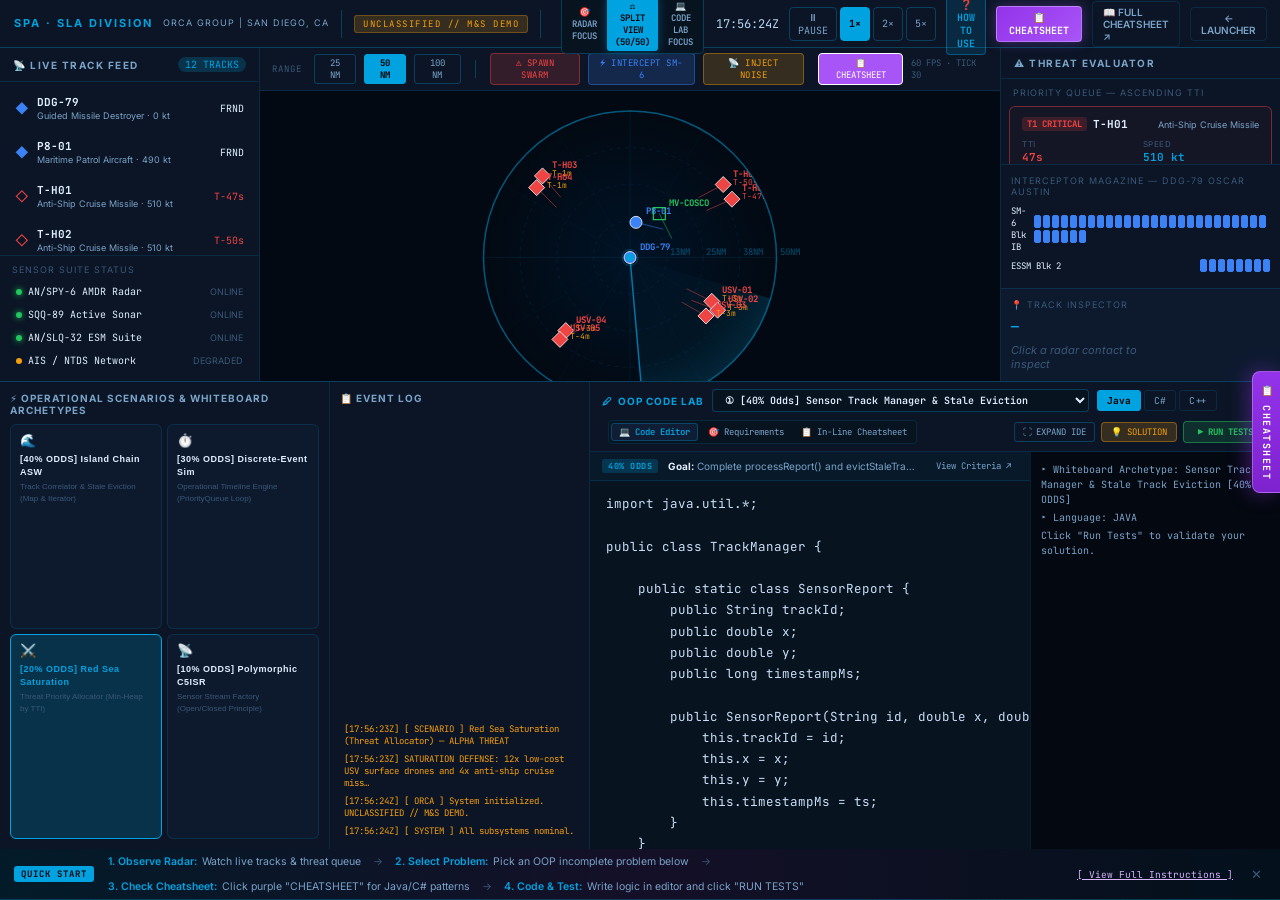
<file: ORCA.html>
<!DOCTYPE html>
<html lang="en">
<head>
<meta charset="UTF-8">
<meta name="viewport" content="width=device-width, initial-scale=1.0">
<title>SPA ORCA — Tactical C5ISR & Wargaming Simulation Console</title>
<meta name="description" content="SPA ORCA Group interactive tactical C5ISR wargaming console with live radar, threat engagement, and OOP interview practice sandbox.">
<link rel="stylesheet" href="orca-styles.css">
</head>
<body>

<!-- ================================================================
     ORCA CONSOLE SCREEN
================================================================ -->
<div id="screen-orca" class="screen active">

  <!-- ── TOP HEADER BAR ── -->
  <div class="orca-header">
    <div class="orca-header-logo">
      <div class="orca-logo-text">SPA · SLA DIVISION</div>
      <div class="orca-logo-sub">ORCA GROUP | SAN DIEGO, CA</div>
    </div>

    <div class="orca-divider"></div>
    <div class="orca-classif">UNCLASSIFIED // M&amp;S DEMO</div>

    <div class="orca-divider"></div>

    <!-- VIEW MODE SWITCHER -->
    <div class="view-mode-group" title="Switch layout focus">
      <button class="view-mode-btn active" id="btnViewRadar" onclick="setViewMode('default')">🎯 RADAR FOCUS</button>
      <button class="view-mode-btn" id="btnViewSplit" onclick="setViewMode('split')">⚖️ SPLIT VIEW (50/50)</button>
      <button class="view-mode-btn" id="btnViewCode" onclick="setViewMode('code')">💻 CODE LAB FOCUS</button>
    </div>

    <div class="orca-time-group">
      <div class="orca-zulu" id="orcaZuluTime">--:--:--Z</div>

      <div class="sim-speed-controls">
        <button class="sim-speed-btn" data-speed="pause" title="Pause">⏸ PAUSE</button>
        <button class="sim-speed-btn active" data-speed="1">1×</button>
        <button class="sim-speed-btn" data-speed="2">2×</button>
        <button class="sim-speed-btn" data-speed="5">5×</button>
      </div>

      <button class="hdr-guide-btn" onclick="openGuideModal()">❓ HOW TO USE</button>
      <button class="hdr-cheatsheet-btn" onclick="openCheatsheet()">📋 CHEATSHEET</button>
      <a href="ORCA_cheatsheet.html" target="_blank" class="hdr-nav-btn" style="text-decoration:none;" title="Open comprehensive cheatsheet in full tab">📖 FULL CHEATSHEET ↗</a>
      <button class="hdr-nav-btn" onclick="window.location.href='index.html'">← LAUNCHER</button>
    </div>
  </div>

  <!-- ── QUICK START GUIDE BANNER ── -->
  <div class="orca-guide-banner" id="orcaGuideBanner">
    <span class="guide-banner-badge">QUICK START</span>
    <div class="guide-banner-steps">
      <span class="guide-banner-step"><strong>1. Observe Radar:</strong> Watch live tracks &amp; threat queue</span>
      <span class="guide-banner-sep">→</span>
      <span class="guide-banner-step"><strong>2. Select Problem:</strong> Pick an OOP incomplete problem below</span>
      <span class="guide-banner-sep">→</span>
      <span class="guide-banner-step"><strong>3. Check Cheatsheet:</strong> Click purple "CHEATSHEET" for Java/C# patterns</span>
      <span class="guide-banner-sep">→</span>
      <span class="guide-banner-step"><strong>4. Code &amp; Test:</strong> Write logic in editor and click "RUN TESTS"</span>
    </div>
    <span class="guide-banner-action" onclick="openGuideModal()">[ View Full Instructions ]</span>
    <button class="guide-banner-close" onclick="document.getElementById('orcaGuideBanner').style.display='none'" title="Dismiss banner">✕</button>
  </div>

  <!-- ── LEFT: TRACK LIST & SENSOR FEED ── -->
  <div class="panel-tracks">
    <div class="panel-header">
      <div class="panel-title">📡 LIVE TRACK FEED</div>
      <div class="panel-count" id="trackCount">0 TRACKS</div>
    </div>

    <div class="track-list" id="trackList">
      <!-- Populated by orca-engine.js -->
    </div>

    <!-- Sensor Status -->
    <div class="sensor-feed">
      <div class="sensor-feed-title">Sensor Suite Status</div>

      <div class="sensor-item">
        <div class="sensor-dot online" id="sensor-dot-radar"></div>
        <div class="sensor-name">AN/SPY-6 AMDR Radar</div>
        <div class="sensor-status" id="sensor-status-radar">ONLINE</div>
      </div>
      <div class="sensor-item">
        <div class="sensor-dot online" id="sensor-dot-sonar"></div>
        <div class="sensor-name">SQQ-89 Active Sonar</div>
        <div class="sensor-status" id="sensor-status-sonar">ONLINE</div>
      </div>
      <div class="sensor-item">
        <div class="sensor-dot online" id="sensor-dot-esm"></div>
        <div class="sensor-name">AN/SLQ-32 ESM Suite</div>
        <div class="sensor-status" id="sensor-status-esm">ONLINE</div>
      </div>
      <div class="sensor-item">
        <div class="sensor-dot online" id="sensor-dot-ais"></div>
        <div class="sensor-name">AIS / NTDS Network</div>
        <div class="sensor-status" id="sensor-status-ais">ONLINE</div>
      </div>
    </div>
  </div>

  <!-- ── CENTER: TACTICAL RADAR PPI ── -->
  <div class="panel-radar">
    <div class="radar-toolbar">
      <span style="font-size:9px;color:var(--text-dim);font-family:var(--font-mono);letter-spacing:1px;margin-right:4px;">RANGE</span>
      <button class="radar-range-btn" data-range="25">25 NM</button>
      <button class="radar-range-btn active" data-range="50">50 NM</button>
      <button class="radar-range-btn" data-range="100">100 NM</button>

      <div style="width:1px;height:18px;background:var(--border-md);margin:0 6px;"></div>

      <button class="radar-action-btn spawn"     id="btnSpawnSwarm">⚠ SPAWN SWARM</button>
      <button class="radar-action-btn intercept" id="btnInterceptSM6">⚡ INTERCEPT SM-6</button>
      <button class="radar-action-btn noise"     id="btnInjectNoise">📡 INJECT NOISE</button>
      <button class="radar-cheat-btn"            onclick="openCheatsheet()">📋 CHEATSHEET</button>

      <div class="radar-fps" id="orcaFpsCounter">— FPS</div>
    </div>

    <canvas id="radarCanvas"></canvas>
  </div>

  <!-- ── RIGHT: THREAT EVALUATOR ── -->
  <div class="panel-threat">
    <div class="panel-header">
      <div class="panel-title">⚠ THREAT EVALUATOR</div>
    </div>

    <div class="threat-evaluator">
      <div class="threat-section-title">Priority Queue — Ascending TTI</div>
      <div id="threatEvaluatorList">
        <!-- Populated by engine -->
      </div>
    </div>

    <!-- Weapon Magazine -->
    <div class="weapon-status">
      <div class="weapon-title">Interceptor Magazine — DDG-79 OSCAR AUSTIN</div>
      <div class="weapon-row">
        <div class="weapon-name">SM-6 Blk IB</div>
        <div class="weapon-mag" id="magSM6"></div>
      </div>
      <div class="weapon-row">
        <div class="weapon-name">ESSM Blk 2</div>
        <div class="weapon-mag" id="magEWM"></div>
      </div>
    </div>

    <!-- Track Inspector -->
    <div class="inspector">
      <div class="inspector-title">📍 TRACK INSPECTOR</div>
      <div class="inspector-id" id="inspectorId">—</div>
      <div class="inspector-grid" id="inspectorGrid">
        <div class="insp-none">Click a radar contact to inspect</div>
      </div>
    </div>
  </div>

  <!-- ── BOTTOM: SCENARIO DOCK + EVENT LOG + WHITEBOARD ── -->
  <div class="panel-bottom">

    <!-- Scenario Injector -->
    <div class="scenario-dock">
      <div class="dock-title">⚡ Operational Scenarios &amp; Whiteboard Archetypes</div>
      <div class="scenario-btn-grid">
        <button class="scenario-inj-btn active" data-scenario="aswIslandChain" title="Top Probability Whiteboard Archetype (~40% Odds)">
          <span class="scen-icon">🌊</span>
          <span class="scen-name">[40% ODDS] Island Chain ASW</span>
          <span class="scen-desc">Track Correlator &amp; Stale Eviction (Map &amp; Iterator)</span>
        </button>
        <button class="scenario-inj-btn" data-scenario="desTimeline" title="Second Highest Probability (~30% Odds)">
          <span class="scen-icon">⏱️</span>
          <span class="scen-name">[30% ODDS] Discrete-Event Sim</span>
          <span class="scen-desc">Operational Timeline Engine (PriorityQueue Loop)</span>
        </button>
        <button class="scenario-inj-btn" data-scenario="redSeaSwarm" title="Third Archetype (~20% Odds)">
          <span class="scen-icon">⚔️</span>
          <span class="scen-name">[20% ODDS] Red Sea Saturation</span>
          <span class="scen-desc">Threat Priority Allocator (Min-Heap by TTI)</span>
        </button>
        <button class="scenario-inj-btn" data-scenario="degradedC5ISR" title="Fourth Archetype (~10% Odds)">
          <span class="scen-icon">📡</span>
          <span class="scen-name">[10% ODDS] Polymorphic C5ISR</span>
          <span class="scen-desc">Sensor Stream Factory (Open/Closed Principle)</span>
        </button>
      </div>
    </div>

    <!-- Event Log -->
    <div class="event-log">
      <div class="dock-title">📋 Event Log</div>
      <div class="event-log-list" id="eventLogList">
        <!-- Populated by engine -->
      </div>
    </div>

    <!-- OOP Whiteboard Code Lab -->
    <div class="whiteboard-dock" id="wbDock">
      <div class="wb-header">
        <div class="wb-title">
          <span>🖊</span> OOP CODE LAB
        </div>

        <select class="wb-problem-select" id="wbProblemSelect" title="Select whiteboard problem">
          <option value="staleTrackEviction">① [40% Odds] Sensor Track Manager &amp; Stale Eviction</option>
          <option value="desPriorityLoop">② [30% Odds] Discrete-Event Sim (DES) Priority Loop</option>
          <option value="threatAllocator">③ [20% Odds] Threat Evaluator &amp; Weapon Allocator</option>
          <option value="polymorphicSensorParser">④ [10% Odds] Polymorphic Sensor Stream (Factory Pattern)</option>
        </select>

        <div class="wb-lang-tabs">
          <button class="wb-lang-tab active" data-lang="java" title="Target language for SPA ORCA">Java</button>
          <button class="wb-lang-tab" data-lang="csharp" title="Your comfort language">C#</button>
          <button class="wb-lang-tab" data-lang="cpp" title="C++ reference">C++</button>
        </div>

        <!-- Mode tabs inside the Code Lab -->
        <div class="wb-subnav">
          <button class="wb-subnav-btn active" id="btnWbTabEditor" onclick="setWbTab('editor')">💻 Code Editor</button>
          <button class="wb-subnav-btn" id="btnWbTabBriefing" onclick="setWbTab('briefing')">🎯 Requirements</button>
          <button class="wb-subnav-btn" id="btnWbTabCheatsheet" onclick="setWbTab('cheatsheet')">📋 In-Line Cheatsheet</button>
        </div>

        <!-- Right controls -->
        <div class="wb-controls-right">
          <button class="wb-expand-btn" id="btnWbExpand" onclick="toggleWbExpand()" title="Toggle full-height IDE">
            <span>⛶</span> <span id="wbExpandLabel">EXPAND IDE</span>
          </button>
          <button class="wb-sol-btn" id="wbSolBtn" title="Reveal reference solution">💡 SOLUTION</button>
          <button class="wb-run-btn" id="wbRunBtn" title="Run acceptance test suite">▶ RUN TESTS</button>
        </div>
      </div>

      <div class="wb-body">

        <!-- VIEW 1: Editor + Test Output -->
        <div class="wb-editor-view" id="wbViewEditor">
          <div class="wb-editor-wrap">
            <div class="wb-briefing-strip">
              <span class="wb-briefing-badge" id="wbBriefingBadge">PROBLEM 1</span>
              <span class="wb-briefing-desc" id="wbBriefingDesc">
                <strong>Goal:</strong> Complete <code>ingest(Track track)</code>. Validate null, ID, lat/lon bounds, and upsert into map.
              </span>
              <button class="wb-subnav-btn" onclick="setWbTab('briefing')" style="flex-shrink:0;">View Criteria ↗</button>
            </div>
            <textarea class="wb-code" id="wbCodeEditor"
              spellcheck="false"
              autocorrect="off"
              autocapitalize="off"
              autocomplete="off"
              data-gramm="false"></textarea>
          </div>

          <div class="wb-output" id="wbOutput">
            <div class="wb-output-header">
              <span>TEST SUITE</span>
              <span style="color:var(--spa-cyan);">HEURISTIC RUNNER</span>
            </div>
            <div class="wb-output-line info">[ CODE LAB ] Ready — write missing logic &amp; click "RUN TESTS".</div>
          </div>
        </div>

        <!-- VIEW 2: Problem Briefing & Checklist -->
        <div class="wb-briefing-tab-view" id="wbViewBriefing">
          <div style="display:flex; justify-content:space-between; align-items:center; margin-bottom:14px; border-bottom:1px solid var(--border); padding-bottom:8px;">
            <div>
              <div style="font-size:14px; font-weight:700; color:var(--spa-cyan);" id="briefingTitle">Track Ingestion &amp; Boundary Filter</div>
              <div style="font-size:11px; color:var(--text-secondary); margin-top:2px;">Operations Research &amp; C5ISR Analysis (ORCA) — Technical Archetype</div>
            </div>
            <button class="wb-run-btn" onclick="setWbTab('editor')">← Back to Code Editor</button>
          </div>

          <div id="briefingBody">
            <div class="cs-section">
              <div class="cs-section-title">Objective &amp; Contract</div>
              <p style="font-size:12px; line-height:1.7; color:var(--text-primary); margin-bottom:12px;" id="briefingObjective">
                Complete the <code>ingest(Track track)</code> method. Sensor reports arrive continuously from radar antennas. Your method must validate incoming telemetry before it touches the tactical wargaming state.
              </p>
            </div>

            <div class="cs-section">
              <div class="cs-section-title">Acceptance Criteria Checklist (What Interviewers Check)</div>
              <div class="framework-grid" style="grid-template-columns:1fr 1fr;" id="briefingCriteria">
                <div class="framework-card">
                  <div class="fw-title">① Null &amp; Type Guards</div>
                  <div class="fw-step">Reject <code>null</code> track references immediately.</div>
                  <div class="fw-step">Reject tracks with <code>null</code> or empty string <code>trackId</code>.</div>
                </div>
                <div class="framework-card">
                  <div class="fw-title">② Operational Boundaries</div>
                  <div class="fw-step">Latitude must be within <code>[-90.0, +90.0]</code> degrees.</div>
                  <div class="fw-step">Longitude must be within <code>[-180.0, +180.0]</code> degrees.</div>
                </div>
                <div class="framework-card">
                  <div class="fw-title">③ Upsert Storage Semantics</div>
                  <div class="fw-step">If <code>trackId</code> exists, overwrite previous telemetry (update).</div>
                  <div class="fw-step">If <code>trackId</code> is new, insert into collection (create).</div>
                </div>
                <div class="framework-card">
                  <div class="fw-title">④ Whiteboard Speaking Point</div>
                  <div class="fw-step">"I use a <code>HashMap</code> for O(1) ingestion lookup. In a live multi-threaded simulation loop, I'd use <code>ConcurrentHashMap</code>."</div>
                </div>
              </div>
            </div>
          </div>
        </div>

        <!-- VIEW 3: In-Line Cheatsheet (C# → Java Syntax Table) -->
        <div class="wb-cheatsheet-tab-view" id="wbViewCheatsheet">
          <div style="display:flex; justify-content:space-between; align-items:center; margin-bottom:14px; border-bottom:1px solid var(--border); padding-bottom:8px;">
            <div>
              <div style="font-size:14px; font-weight:700; color:#d8b4fe;">C# → Java Transition Cheatsheet</div>
              <div style="font-size:11px; color:var(--text-secondary); margin-top:2px;">Quick syntax reference while coding — no tab switching needed</div>
            </div>
            <div style="display:flex; gap:8px;">
              <a href="ORCA_cheatsheet.html" target="_blank" class="wb-sol-btn" style="text-decoration:none; padding:4px 10px;">Open Full Page ↗</a>
              <button class="wb-run-btn" onclick="setWbTab('editor')">← Return to Code</button>
            </div>
          </div>

          <table class="cs-table">
            <thead>
              <tr>
                <th>Concept</th>
                <th>C# (Your Natural Instinct)</th>
                <th class="java-col">Java (Interview Target)</th>
              </tr>
            </thead>
            <tbody>
              <tr>
                <td class="concept">Map / Dictionary Lookup</td>
                <td><code>map[key] = val;</code><br><code>map.ContainsKey(key)</code></td>
                <td class="java-col"><code>map.put(key, val);</code><br><code>map.containsKey(key)</code></td>
              </tr>
              <tr>
                <td class="concept">Map Safe Get</td>
                <td><code>map.GetValueOrDefault(k, def)</code></td>
                <td class="java-col"><code>map.getOrDefault(k, def)</code></td>
              </tr>
              <tr>
                <td class="concept">List Size</td>
                <td><code>list.Count</code></td>
                <td class="java-col"><code>list.size()</code></td>
              </tr>
              <tr>
                <td class="concept">String Checks</td>
                <td><code>string.IsNullOrEmpty(s)</code></td>
                <td class="java-col"><code>s == null || s.isEmpty()</code></td>
              </tr>
              <tr>
                <td class="concept">Inheritance</td>
                <td><code>class Radar : Sensor, ITrackable</code></td>
                <td class="java-col"><code>class Radar extends Sensor implements Trackable</code></td>
              </tr>
              <tr>
                <td class="concept">PriorityQueue</td>
                <td><code>PriorityQueue&lt;T,P&gt;</code> (.NET 6+)</td>
                <td class="java-col"><code>new PriorityQueue&lt;&gt;((a,b) -&gt; Double.compare(a.getTti(), b.getTti()));</code></td>
              </tr>
              <tr>
                <td class="concept">Console Print</td>
                <td><code>Console.WriteLine(...)</code></td>
                <td class="java-col"><code>System.out.println(...)</code></td>
              </tr>
              <tr>
                <td class="concept">Constants</td>
                <td><code>const int MAX = 100;</code></td>
                <td class="java-col"><code>final int MAX = 100;</code></td>
              </tr>
            </tbody>
          </table>
        </div>

      </div>
    </div>

  </div>

</div><!-- /screen-orca -->


<!-- ================================================================
     CHEATSHEET MODAL
================================================================ -->
<div class="modal-overlay" id="cheatsheetModal">
  <div class="modal-box">
    <div class="modal-header">
      <div class="modal-title">📋 SPA ORCA Interview Cheatsheet — Aidan McDowell</div>
      <button class="modal-close" onclick="closeCheatsheet()">✕</button>
    </div>

    <div class="modal-body">
      <div class="modal-tabs">
        <button class="modal-tab active" onclick="switchTab('tab-java')">Java vs C# Syntax</button>
        <button class="modal-tab" onclick="switchTab('tab-framework')">5-Step Framework</button>
        <button class="modal-tab" onclick="switchTab('tab-patterns')">Defense Archetypes</button>
        <button class="modal-tab" onclick="switchTab('tab-hiring')">Hiring Team Tips</button>
      </div>

      <!-- TAB 1: Java vs C# -->
      <div class="modal-tab-panel active" id="tab-java">
        <div class="cs-section">
          <div class="cs-section-title">Quick Java Transition — C# Developer Reference</div>
          <table class="cs-table">
            <thead>
              <tr>
                <th>Concept</th>
                <th>C# (your comfort zone)</th>
                <th class="java-col">Java (interview target)</th>
              </tr>
            </thead>
            <tbody>
              <tr>
                <td class="concept">Inheritance / Interfaces</td>
                <td><code>class Radar : Sensor, ITrackable</code></td>
                <td class="java-col"><code>class Radar extends Sensor implements Trackable</code></td>
              </tr>
              <tr>
                <td class="concept">Standard Output</td>
                <td><code>Console.WriteLine(...)</code></td>
                <td class="java-col"><code>System.out.println(...)</code></td>
              </tr>
              <tr>
                <td class="concept">Dynamic List</td>
                <td><code>List&lt;T&gt; list = new List&lt;T&gt;();</code></td>
                <td class="java-col"><code>List&lt;T&gt; list = new ArrayList&lt;&gt;();</code></td>
              </tr>
              <tr>
                <td class="concept">List Size</td>
                <td><code>list.Count</code></td>
                <td class="java-col"><code>list.size()</code></td>
              </tr>
              <tr>
                <td class="concept">Hash Map / Dictionary</td>
                <td><code>Dictionary&lt;K,V&gt; map = new();</code></td>
                <td class="java-col"><code>Map&lt;K,V&gt; map = new HashMap&lt;&gt;();</code></td>
              </tr>
              <tr>
                <td class="concept">Map Operations</td>
                <td><code>map[k]=v; map.ContainsKey(k);</code></td>
                <td class="java-col"><code>map.put(k,v); map.containsKey(k);</code></td>
              </tr>
              <tr>
                <td class="concept">Map Get with Default</td>
                <td><code>map.GetValueOrDefault(k, def)</code></td>
                <td class="java-col"><code>map.getOrDefault(k, def)</code></td>
              </tr>
              <tr>
                <td class="concept">String Length</td>
                <td><code>str.Length</code></td>
                <td class="java-col"><code>str.length()</code></td>
              </tr>
              <tr>
                <td class="concept">String Empty Check</td>
                <td><code>string.IsNullOrEmpty(s)</code></td>
                <td class="java-col"><code>s == null || s.isEmpty()</code></td>
              </tr>
              <tr>
                <td class="concept">Base Class Call</td>
                <td><code>base.Method()</code></td>
                <td class="java-col"><code>super.method()</code></td>
              </tr>
              <tr>
                <td class="concept">Constants</td>
                <td><code>const int MAX = 100;</code></td>
                <td class="java-col"><code>final int MAX = 100;</code></td>
              </tr>
              <tr>
                <td class="concept">Priority Queue</td>
                <td><code>SortedSet / PriorityQueue&lt;T&gt; (NET 6+)</code></td>
                <td class="java-col"><code>PriorityQueue&lt;T&gt; pq = new PriorityQueue&lt;&gt;((a,b) -&gt; Double.compare(a.tti, b.tti));</code></td>
              </tr>
              <tr>
                <td class="concept">Thread-Safe Map</td>
                <td><code>ConcurrentDictionary&lt;K,V&gt;</code></td>
                <td class="java-col"><code>ConcurrentHashMap&lt;K,V&gt;</code></td>
              </tr>
              <tr>
                <td class="concept">Null check</td>
                <td><code>obj is null / obj != null</code></td>
                <td class="java-col"><code>obj == null / obj != null</code></td>
              </tr>
            </tbody>
          </table>
          <div class="cs-tip">
            <div class="cs-tip-icon">💡</div>
            <p><strong>Freeze recovery:</strong> If you blank on a specific Java method name, state your intent aloud: <em>"In Java I'd use <code>map.getOrDefault()</code> — same semantics as C#'s <code>GetValueOrDefault()</code>."</em> Interviewers evaluate logic and architecture, not memorized accessors.</p>
          </div>
        </div>
      </div>

      <!-- TAB 2: 5-Step Framework -->
      <div class="modal-tab-panel" id="tab-framework">
        <div class="cs-section">
          <div class="cs-section-title">5-Step Incomplete Problem Execution Framework</div>
          <div class="framework-grid">
            <div class="framework-card">
              <div class="fw-title">① Read & Trace Aloud</div>
              <div class="fw-step">Don't touch the marker yet — read every line.</div>
              <div class="fw-step">Narrate the class hierarchy: "We have an abstract <code>Track</code> base, a <code>RadarTrack</code> subclass, and an unimplemented <code>processSensorFeed()</code>."</div>
              <div class="fw-step">Identify what the caller expects back (return type, side effects).</div>
            </div>
            <div class="framework-card">
              <div class="fw-title">② Clarify Constraints</div>
              <div class="fw-step">Ask 2–3 edge-case questions before coding.</div>
              <div class="fw-step">"Can sensor records arrive out of order?"</div>
              <div class="fw-step">"How do we handle duplicate track IDs — overwrite or append?"</div>
              <div class="fw-step">"Scale: 10 tracks/sec or 50,000 in a batch simulation loop?"</div>
            </div>
            <div class="framework-card">
              <div class="fw-title">③ Identify the Gap</div>
              <div class="fw-step"><strong>Missing Polymorphism:</strong> base class needs an abstract method dispatched by subtype.</div>
              <div class="fw-step"><strong>Wrong Data Structure:</strong> ArrayList where a PriorityQueue or HashMap is needed.</div>
              <div class="fw-step"><strong>Unhandled Boundary:</strong> no null checks, no OOB guard, no divide-by-zero protection.</div>
            </div>
            <div class="framework-card">
              <div class="fw-title">④ Implement Cleanly</div>
              <div class="fw-step">Write OOP code — no giant 40-line methods.</div>
              <div class="fw-step">Extract private helpers: <code>isValidTrack()</code>, <code>calculateBearing()</code>.</div>
              <div class="fw-step">State pattern choices: "I'm using a <code>PriorityQueue</code> for O(log n) insertion — better than a sorted ArrayList re-sort each tick."</div>
            </div>
            <div class="framework-card">
              <div class="fw-title">⑤ Dry-Run Edge Cases</div>
              <div class="fw-step">Walk through test cases with concrete values.</div>
              <div class="fw-step">Null payload → returned early, no crash.</div>
              <div class="fw-step">Duplicate ID → overwrites (no stale entry).</div>
              <div class="fw-step">Empty list → returns <code>emptyList()</code>, no NPE.</div>
            </div>
            <div class="framework-card">
              <div class="fw-title">⑥ Complexity Analysis</div>
              <div class="fw-step">State Big-O: "ingest is O(1) with HashMap vs O(n) linear scan."</div>
              <div class="fw-step">For PriorityQueue threat sort: O(n log n) once, O(log n) per insertion.</div>
              <div class="fw-step">Mention thread safety if concurrent simulation loops are implied.</div>
            </div>
          </div>
        </div>
      </div>

      <!-- TAB 3: Defense Archetypes -->
      <div class="modal-tab-panel" id="tab-patterns">
        <div class="cs-section">
          <div class="cs-section-title">Archetype A — Threat Priority Queue (Min-Heap by TTI)</div>
          <div class="cs-code-block"><pre><span class="keyword">public</span> List&lt;Track&gt; getHighestPriorityThreats(List&lt;Track&gt; tracks, <span class="keyword">int</span> k) {
    <span class="comment">// Guard: null/empty/k≤0</span>
    <span class="keyword">if</span> (tracks == <span class="keyword">null</span> || tracks.isEmpty() || k &lt;= <span class="number">0</span>)
        <span class="keyword">return</span> Collections.emptyList();

    <span class="comment">// Min-heap: smallest TTI = highest threat priority</span>
    PriorityQueue&lt;Track&gt; pq = <span class="keyword">new</span> PriorityQueue&lt;&gt;(
        (a, b) -&gt; Double.compare(a.getTimeToImpact(), b.getTimeToImpact())
    );

    <span class="keyword">for</span> (Track t : tracks) {
        <span class="keyword">if</span> (t.isHostile() &amp;&amp; !t.isNeutralized())
            pq.offer(t);
    }

    List&lt;Track&gt; result = <span class="keyword">new</span> ArrayList&lt;&gt;();
    <span class="keyword">while</span> (!pq.isEmpty() &amp;&amp; result.size() &lt; k)
        result.add(pq.poll());
    <span class="keyword">return</span> result;
}</pre></div>
          <div class="cs-tip">
            <div class="cs-tip-icon">🎯</div>
            <p>Key insight: <strong>lowest TTI = highest danger</strong> so the min-heap gives you the most critical threat at the top. Pk formula: <code>Pk_total = 1 - (1 - Pk_shot)^n</code></p>
          </div>
        </div>

        <div class="cs-section">
          <div class="cs-section-title">Archetype B — Factory Pattern Sensor Parser</div>
          <div class="cs-code-block"><pre><span class="comment">// Interface — open for new sensor types without modifying ingest()</span>
<span class="keyword">public interface</span> <span class="type-name">SensorParser</span> {
    Track parseRecord(<span class="keyword">byte</span>[] rawPayload);
}

<span class="keyword">public class</span> <span class="type-name">SensorIngestionService</span> {
    <span class="keyword">private final</span> Map&lt;SensorType, SensorParser&gt; parsers = <span class="keyword">new</span> HashMap&lt;&gt;();
    <span class="keyword">private final</span> Map&lt;String, Track&gt; activeTracks = <span class="keyword">new</span> ConcurrentHashMap&lt;&gt;();

    <span class="keyword">public void</span> registerParser(SensorType type, SensorParser parser) {
        parsers.put(type, parser);   <span class="comment">// Open/Closed: add types without editing ingest()</span>
    }

    <span class="keyword">public void</span> ingest(SensorType type, <span class="keyword">byte</span>[] rawData) {
        SensorParser parser = parsers.get(type);
        <span class="keyword">if</span> (parser == <span class="keyword">null</span>)
            <span class="keyword">throw new</span> IllegalArgumentException(<span class="string">"No parser for "</span> + type);
        Track track = parser.parseRecord(rawData);
        <span class="keyword">if</span> (track != <span class="keyword">null</span> &amp;&amp; track.isValid())
            activeTracks.put(track.getTrackId(), track);
    }
}</pre></div>
          <div class="cs-warn">
            <div class="cs-tip-icon">⚠</div>
            <p><strong>What they're testing:</strong> Did you replace the brittle <code>if/else-if</code> chain? Can you name the OOP principle violated? (<em>Open/Closed Principle</em> — open for extension, closed for modification.)</p>
          </div>
        </div>

        <div class="cs-section">
          <div class="cs-section-title">Archetype C — Track Ingestion & Boundary Filter</div>
          <div class="cs-code-block"><pre><span class="keyword">public void</span> ingest(Track track) {
    <span class="comment">// 1. Null guard</span>
    <span class="keyword">if</span> (track == <span class="keyword">null</span>) <span class="keyword">return</span>;

    <span class="comment">// 2. ID guard</span>
    <span class="keyword">if</span> (track.getTrackId() == <span class="keyword">null</span> || track.getTrackId().isEmpty()) <span class="keyword">return</span>;

    <span class="comment">// 3. Coordinate bounds</span>
    <span class="keyword">double</span> lat = track.getLat(), lon = track.getLon();
    <span class="keyword">if</span> (lat &lt; -<span class="number">90.0</span> || lat &gt; <span class="number">90.0</span> || lon &lt; -<span class="number">180.0</span> || lon &gt; <span class="number">180.0</span>) <span class="keyword">return</span>;

    <span class="comment">// 4 + 5. Upsert (overwrite existing or insert new)</span>
    activeTracks.put(track.getTrackId(), track);
}</pre></div>
        </div>
      </div>

      <!-- TAB 4: Hiring Team Tips -->
      <div class="modal-tab-panel" id="tab-hiring">
        <div class="cs-section">
          <div class="cs-section-title">Hiring Team Dynamics — ORCA Group</div>
          <div class="framework-grid">
            <div class="framework-card">
              <div class="fw-title">🎯 Software Serving Analysis</div>
              <div class="fw-step">Frame your code as an enabler for OR analysts — not as a standalone product.</div>
              <div class="fw-step">"I write software that analysts can <em>trust to brief Pentagon leadership</em>."</div>
              <div class="fw-step">Emphasize deterministic, reproducible simulation behavior — same inputs → same outputs.</div>
            </div>
            <div class="framework-card">
              <div class="fw-title">🏢 Clearance + Onsite Commitment</div>
              <div class="fw-step">Reaffirm daily onsite readiness in San Diego — classified work can't leave the building.</div>
              <div class="fw-step">Mention awareness of ITAR, secure lab procedures, and hardware-in-the-loop constraints.</div>
              <div class="fw-step">This signals cultural fit with defense contractor pace and accountability.</div>
            </div>
            <div class="framework-card">
              <div class="fw-title">🤝 Analysts ↔ Engineers</div>
              <div class="fw-step">Analysts know naval combat, RCS, and Mach numbers — you know data structures and latency.</div>
              <div class="fw-step">Highlight ability to translate fuzzy domain requirements into rigid, testable classes.</div>
              <div class="fw-step">"I ask what decision the analyst needs to make, then design the schema around that."</div>
            </div>
          </div>
        </div>

        <div class="cs-section">
          <div class="cs-section-title">Language Strategy on the Whiteboard</div>
          <div class="cs-tip">
            <div class="cs-tip-icon">✅</div>
            <p><strong>Use Java or C#.</strong> The team works primarily in Java but accepts C#. Both languages share nearly identical OOP runtime semantics. Pick whichever you can write most fluently on a whiteboard.</p>
          </div>
          <div class="cs-warn">
            <div class="cs-tip-icon">⚠</div>
            <p><strong>Avoid C++ on the whiteboard</strong> unless the prompt is explicitly in C++. Manual memory management, pointer syntax ambiguities, and verbose STL signatures (<code>std::unordered_map&lt;std::string, std::shared_ptr&lt;Entity&gt;&gt;</code>) introduce unnecessary risk under time pressure.</p>
          </div>
        </div>

        <div class="cs-section">
          <div class="cs-section-title">Key Phrases to Use in the Room</div>
          <table class="cs-table">
            <thead><tr><th>Moment</th><th>What to Say</th></tr></thead>
            <tbody>
              <tr>
                <td class="concept">When you blank on a method name</td>
                <td>"In Java I'd use <code>map.getOrDefault()</code> — equivalent to C#'s <code>GetValueOrDefault()</code>. Same O(1) lookup semantics."</td>
              </tr>
              <tr>
                <td class="concept">When choosing a data structure</td>
                <td>"I'm using a <code>PriorityQueue</code> here because the threat evaluator needs O(log n) insertion and O(1) peek at the highest-priority target."</td>
              </tr>
              <tr>
                <td class="concept">When asked about the if/else chain</td>
                <td>"This violates the Open/Closed Principle — adding a new sensor type requires editing existing, tested code. A registry pattern isolates that change."</td>
              </tr>
              <tr>
                <td class="concept">When checking edge cases</td>
                <td>"Three edge cases I always test: null input, empty collection, and boundary values. Let me walk through each."</td>
              </tr>
              <tr>
                <td class="concept">When done implementing</td>
                <td>"I'd add a unit test suite with JUnit — one test per acceptance criterion, so analysts can verify model behavior before a brief."</td>
              </tr>
            </tbody>
          </table>
        </div>
      </div>

    </div><!-- /modal-body -->
  </div><!-- /modal-box -->
</div><!-- /cheatsheet modal -->


<!-- ================================================================
     INTERACTIVE WALKTHROUGH GUIDE MODAL
================================================================ -->
<div class="modal-overlay" id="orcaGuideModal">
  <div class="modal-box" style="width:min(860px, 95vw);">
    <div class="modal-header">
      <div class="modal-title">🎯 How to Use the SPA ORCA Simulator — Complete Guide</div>
      <button class="modal-close" onclick="closeGuideModal()">✕</button>
    </div>

    <div class="modal-body">
      <div class="cs-section">
        <div class="cs-section-title">What is SPA ORCA &amp; What Are They Testing?</div>
        <p style="font-size:12px; line-height:1.7; color:var(--text-primary); margin-bottom:10px;">
          Systems Planning and Analysis (SPA) — Operations Research &amp; C5ISR Analysis (ORCA) group builds defense modeling software for the U.S. Navy and Pentagon. In this interview, they test two distinct skill sets:
        </p>
        <div class="framework-grid" style="grid-template-columns:1fr 1fr; margin-bottom:16px;">
          <div class="framework-card">
            <div class="fw-title">1. Domain &amp; Simulation Thinking</div>
            <div class="fw-step">Understanding radar sweeps, sensor feeds (radar, sonar, ESM), track kinematics, and priority queue ordering.</div>
            <div class="fw-step">Understanding missile economy: why firing high-end interceptors at cheap drones drains magazines ($P_k$ Monte Carlo).</div>
          </div>
          <div class="framework-card">
            <div class="fw-title">2. Whiteboard OOP Architecture</div>
            <div class="fw-step">Handling incomplete code problems: defensive validation, null guards, boundary filters.</div>
            <div class="fw-step">Choosing correct collections: <code>PriorityQueue</code> for min-heap threat sorting, <code>Map</code> for O(1) ingestion, Factory pattern for Open/Closed sensors.</div>
          </div>
        </div>
      </div>

      <div class="cs-section">
        <div class="cs-section-title">Recommended 4-Step Practice Routine</div>
        <div class="framework-grid" style="grid-template-columns: 1fr 1fr 1fr 1fr;">
          <div class="framework-card">
            <div class="fw-title">Step 1: Radar</div>
            <div class="fw-step">Switch scenarios in bottom-left dock.</div>
            <div class="fw-step">Click red contacts on radar to inspect bearing, altitude, speed.</div>
            <div class="fw-step">Click "⚡ INTERCEPT SM-6" to watch Monte Carlo resolution.</div>
          </div>
          <div class="framework-card">
            <div class="fw-title">Step 2: Choose Problem</div>
            <div class="fw-step">In bottom-right Code Lab, pick Problem 1, 2, or 3.</div>
            <div class="fw-step">Select your language (<strong>Java recommended</strong> or C#).</div>
            <div class="fw-step">Click "🎯 Requirements" to review acceptance checklist.</div>
          </div>
          <div class="framework-card">
            <div class="fw-title">Step 3: Cheatsheet</div>
            <div class="fw-step">Click purple "📋 CHEATSHEET" or "In-Line Cheatsheet" tab.</div>
            <div class="fw-step">Review C# → Java translation table for <code>Map</code> vs <code>Dictionary</code> and <code>PriorityQueue</code>.</div>
            <div class="fw-step">Memorize the 5-step framework.</div>
          </div>
          <div class="framework-card">
            <div class="fw-title">Step 4: Solve &amp; Run</div>
            <div class="fw-step">Click "⛶ EXPAND IDE" for full-screen coding comfort.</div>
            <div class="fw-step">Write your code in the editor.</div>
            <div class="fw-step">Click "▶ RUN TESTS" to run the test suite, or "💡 SOLUTION" to study.</div>
          </div>
        </div>
      </div>

      <div class="cs-section">
        <div class="cs-section-title">Layout &amp; View Modes</div>
        <p style="font-size:12px; line-height:1.7; color:var(--text-secondary); margin-bottom:10px;">
          Use the mode buttons at the top of the screen to tailor your view:
        </p>
        <ul>
          <li><strong>🎯 RADAR FOCUS:</strong> Full tactical radar view for observing contacts and simulating scenarios.</li>
          <li><strong>⚖️ SPLIT VIEW (50/50):</strong> Balanced view with half-screen radar and half-screen Code Lab.</li>
          <li><strong>💻 CODE LAB FOCUS:</strong> Compacts radar into a top bar and gives 75%+ of the screen to the IDE.</li>
          <li><strong>⛶ EXPAND IDE:</strong> Click the expand button in the Code Lab header for full distraction-free fullscreen code editing.</li>
        </ul>
      </div>

      <div style="text-align: center; margin-top: 14px;">
        <button class="wb-run-btn" style="font-size: 11px; padding: 7px 22px; display: inline-block;" onclick="closeGuideModal()">Got It — Let's Practice!</button>
      </div>
    </div>
  </div>
</div>


<!-- FLOATING CHEATSHEET TAB (Always accessible on right edge) -->
<div class="floating-cs-badge" onclick="openCheatsheet()" title="Open SPA ORCA Interview Cheatsheet">
  📋 CHEATSHEET
</div>


<script>
  // Modal controls
  function openCheatsheet() {
    document.getElementById('cheatsheetModal').classList.add('open');
  }
  function closeCheatsheet() {
    document.getElementById('cheatsheetModal').classList.remove('open');
  }
  function switchTab(tabId) {
    document.querySelectorAll('.modal-tab-panel').forEach(p => p.classList.remove('active'));
    document.querySelectorAll('.modal-tab').forEach(t => t.classList.remove('active'));
    document.getElementById(tabId).classList.add('active');
    event.target.classList.add('active');
  }
  document.getElementById('cheatsheetModal').addEventListener('click', function(e) {
    if (e.target === this) closeCheatsheet();
  });

  // Guide modal
  function openGuideModal() {
    document.getElementById('orcaGuideModal').classList.add('open');
  }
  function closeGuideModal() {
    document.getElementById('orcaGuideModal').classList.remove('open');
  }
  document.getElementById('orcaGuideModal').addEventListener('click', function(e) {
    if (e.target === this) closeGuideModal();
  });

  document.addEventListener('keydown', e => {
    if (e.key === 'Escape') {
      closeCheatsheet();
      closeGuideModal();
      const wb = document.getElementById('wbDock');
      if (wb && wb.classList.contains('maximized')) toggleWbExpand();
    }
  });

  // View Mode Switcher
  function setViewMode(mode) {
    const screen = document.getElementById('screen-orca');
    if (!screen) return;
    screen.classList.remove('view-split', 'view-code-focus');
    document.querySelectorAll('.view-mode-btn').forEach(b => b.classList.remove('active'));

    if (mode === 'split') {
      screen.classList.add('view-split');
      const b = document.getElementById('btnViewSplit');
      if (b) b.classList.add('active');
    } else if (mode === 'code') {
      screen.classList.add('view-code-focus');
      const b = document.getElementById('btnViewCode');
      if (b) b.classList.add('active');
    } else {
      const b = document.getElementById('btnViewRadar');
      if (b) b.classList.add('active');
    }

    // Trigger canvas resize
    window.dispatchEvent(new Event('resize'));
  }

  // Toggle Whiteboard Expand
  function toggleWbExpand() {
    const wb = document.getElementById('wbDock');
    const label = document.getElementById('wbExpandLabel');
    const btn = document.getElementById('btnWbExpand');
    if (!wb) return;
    const isMax = wb.classList.toggle('maximized');
    if (btn) btn.classList.toggle('active', isMax);
    if (label) label.textContent = isMax ? 'COLLAPSE' : 'EXPAND IDE';
  }

  // Code Lab Subnav Tabs (Editor vs Briefing vs Cheatsheet)
  function setWbTab(tab) {
    const editorView = document.getElementById('wbViewEditor');
    const briefView  = document.getElementById('wbViewBriefing');
    const cheatView  = document.getElementById('wbViewCheatsheet');

    const btnEditor = document.getElementById('btnWbTabEditor');
    const btnBrief  = document.getElementById('btnWbTabBriefing');
    const btnCheat  = document.getElementById('btnWbTabCheatsheet');

    [editorView, briefView, cheatView].forEach(v => { if (v) v.style.display = 'none'; v.classList.remove('active'); });
    [btnEditor, btnBrief, btnCheat].forEach(b => { if (b) b.classList.remove('active'); });

    if (tab === 'briefing') {
      if (briefView) { briefView.style.display = 'block'; briefView.classList.add('active'); }
      if (btnBrief) btnBrief.classList.add('active');
    } else if (tab === 'cheatsheet') {
      if (cheatView) { cheatView.style.display = 'block'; cheatView.classList.add('active'); }
      if (btnCheat) btnCheat.classList.add('active');
    } else {
      if (editorView) { editorView.style.display = 'flex'; editorView.classList.add('active'); }
      if (btnEditor) btnEditor.classList.add('active');
    }
  }
</script>

<script src="orca-scenarios.js"></script>
<script src="orca-whiteboard.js"></script>
<script src="orca-engine.js"></script>
<script>
  document.addEventListener('DOMContentLoaded', () => {
    initORCA();
    // Default to split view so the code lab is immediately spacious and usable
    setViewMode('split');
  });
</script>

</body>
</html>
</file>
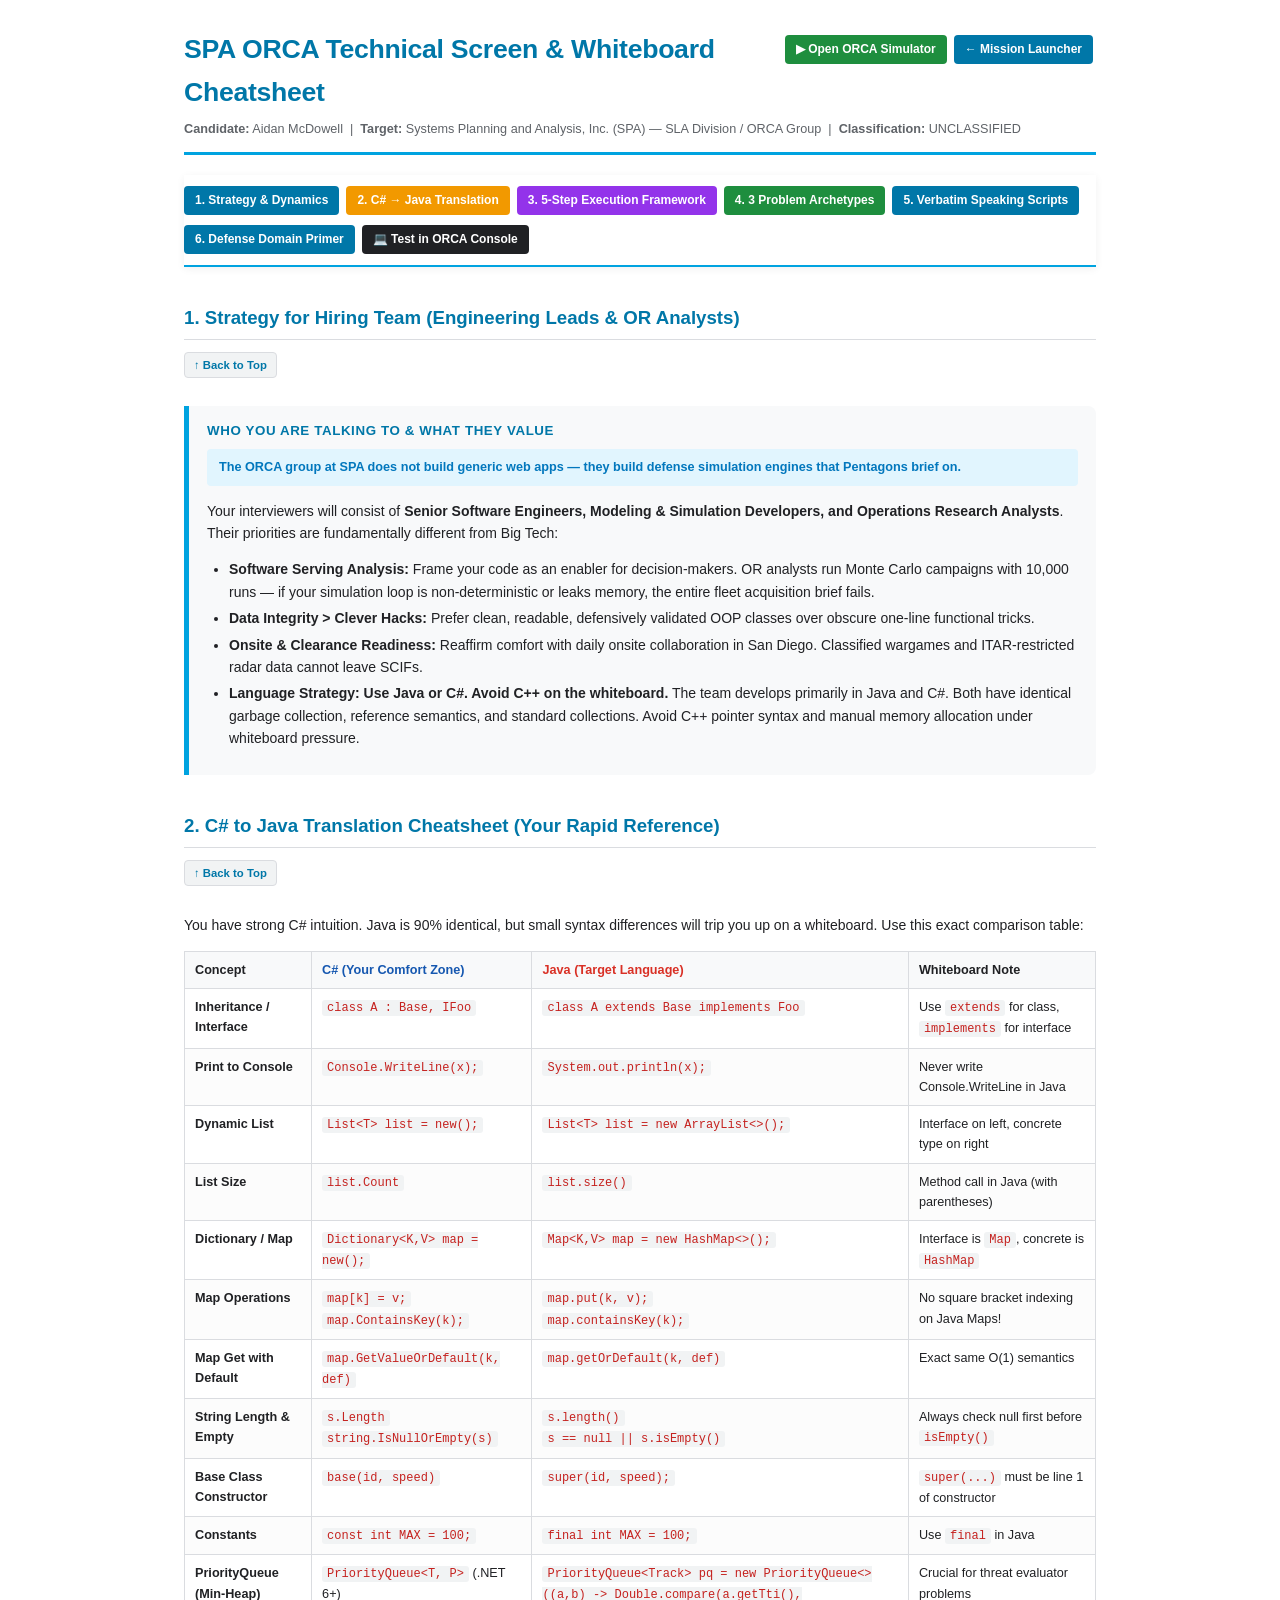
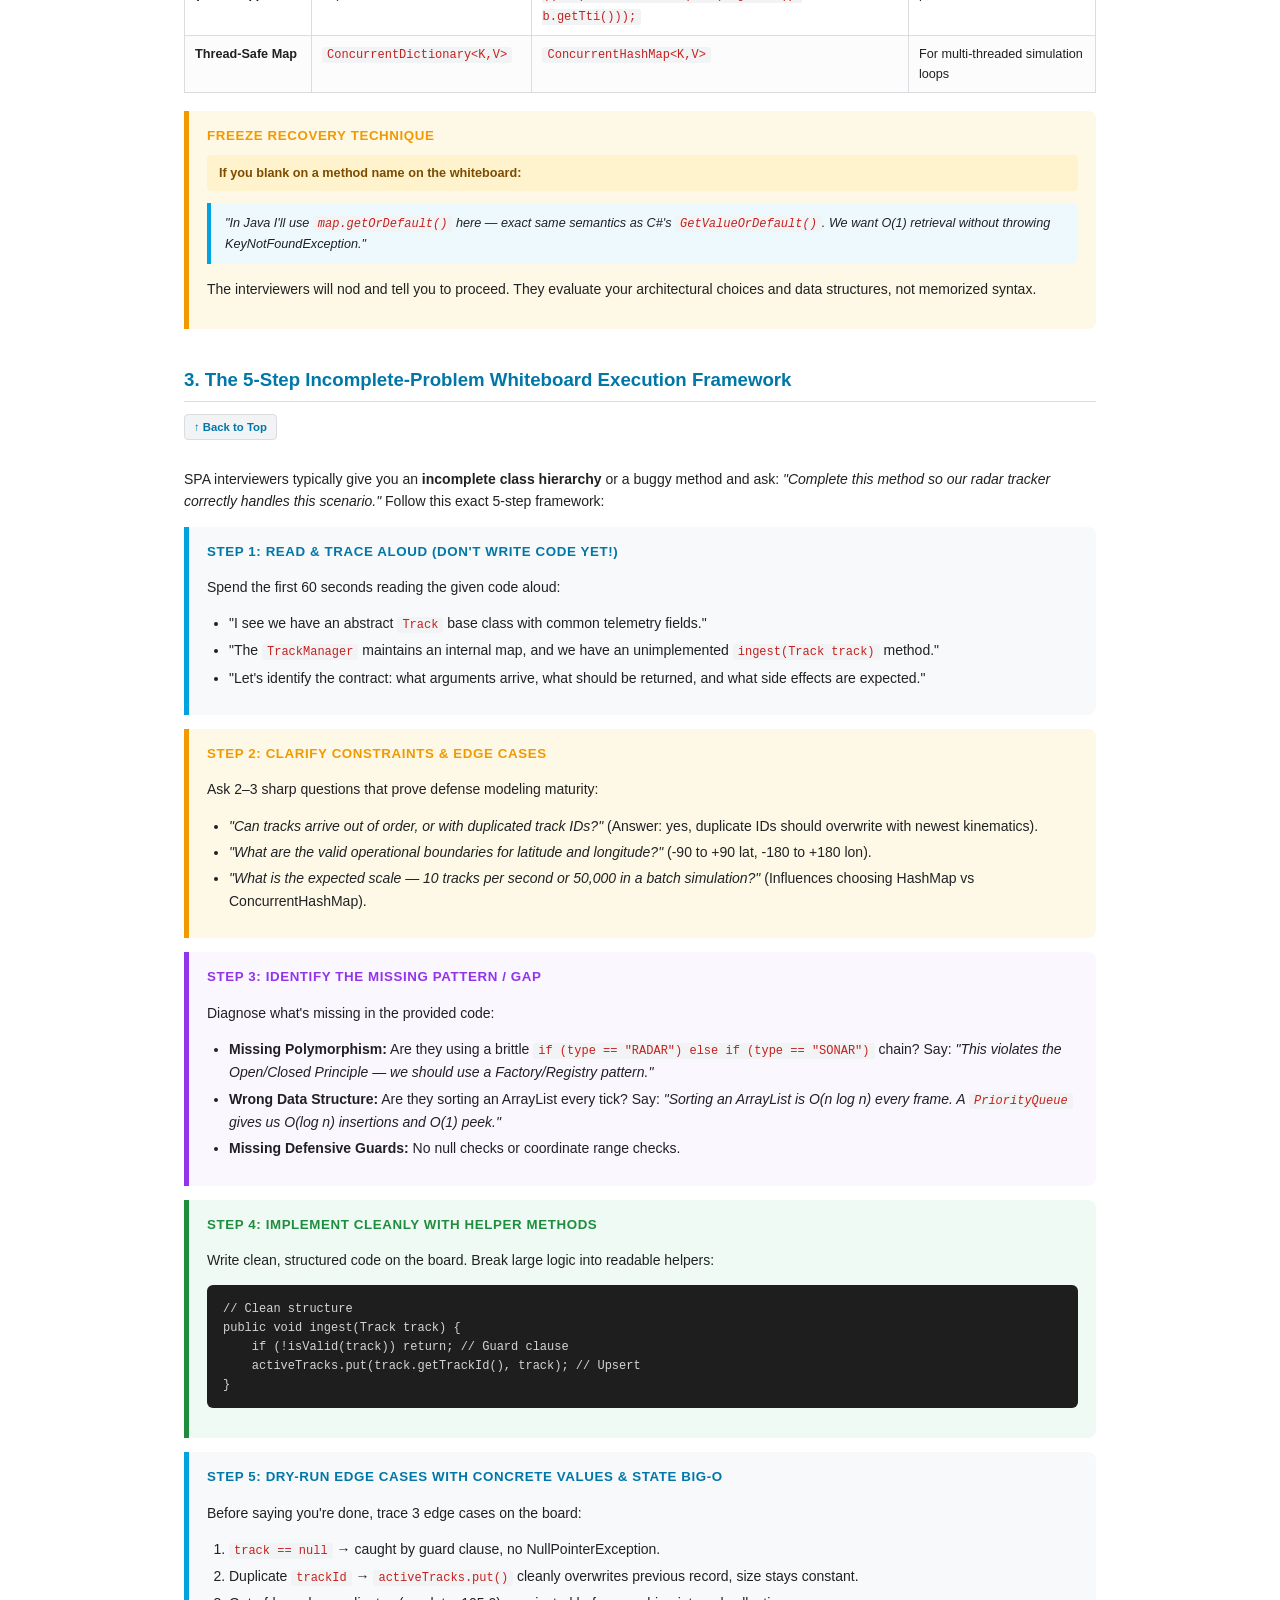
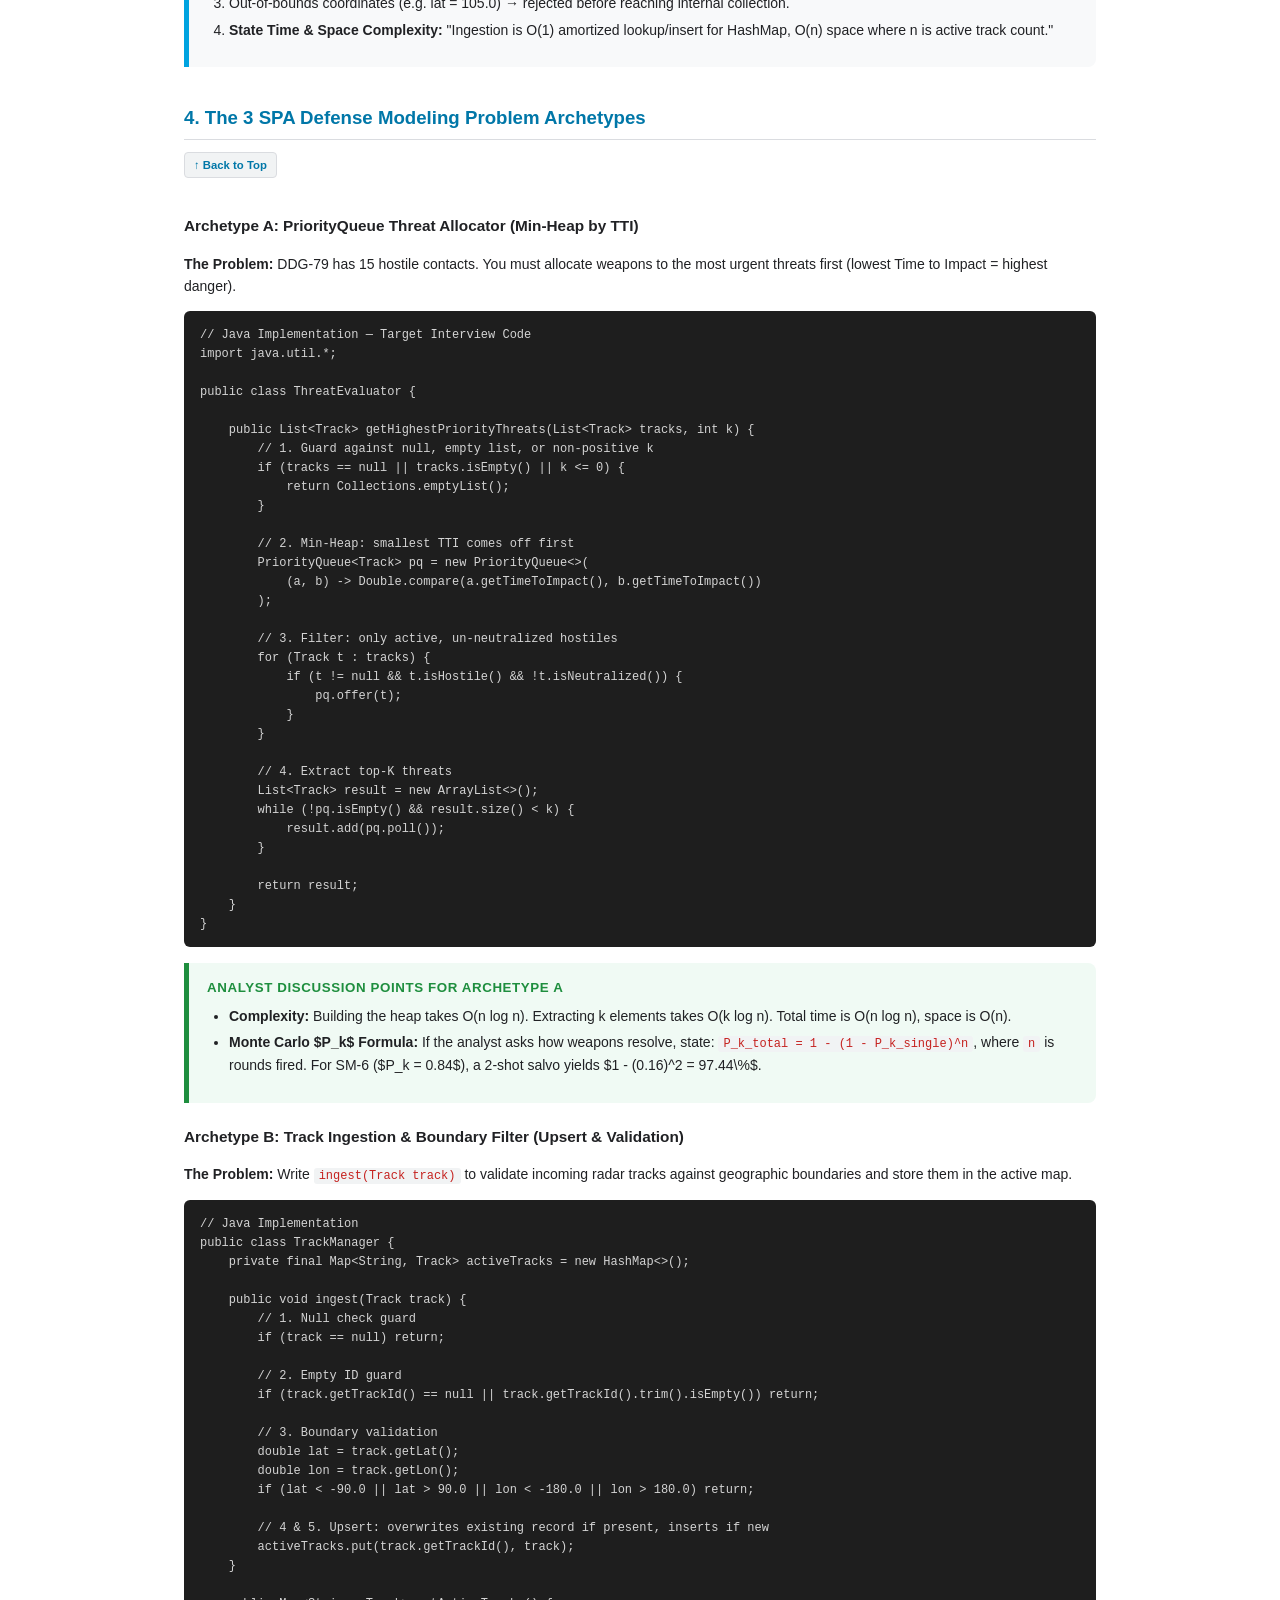
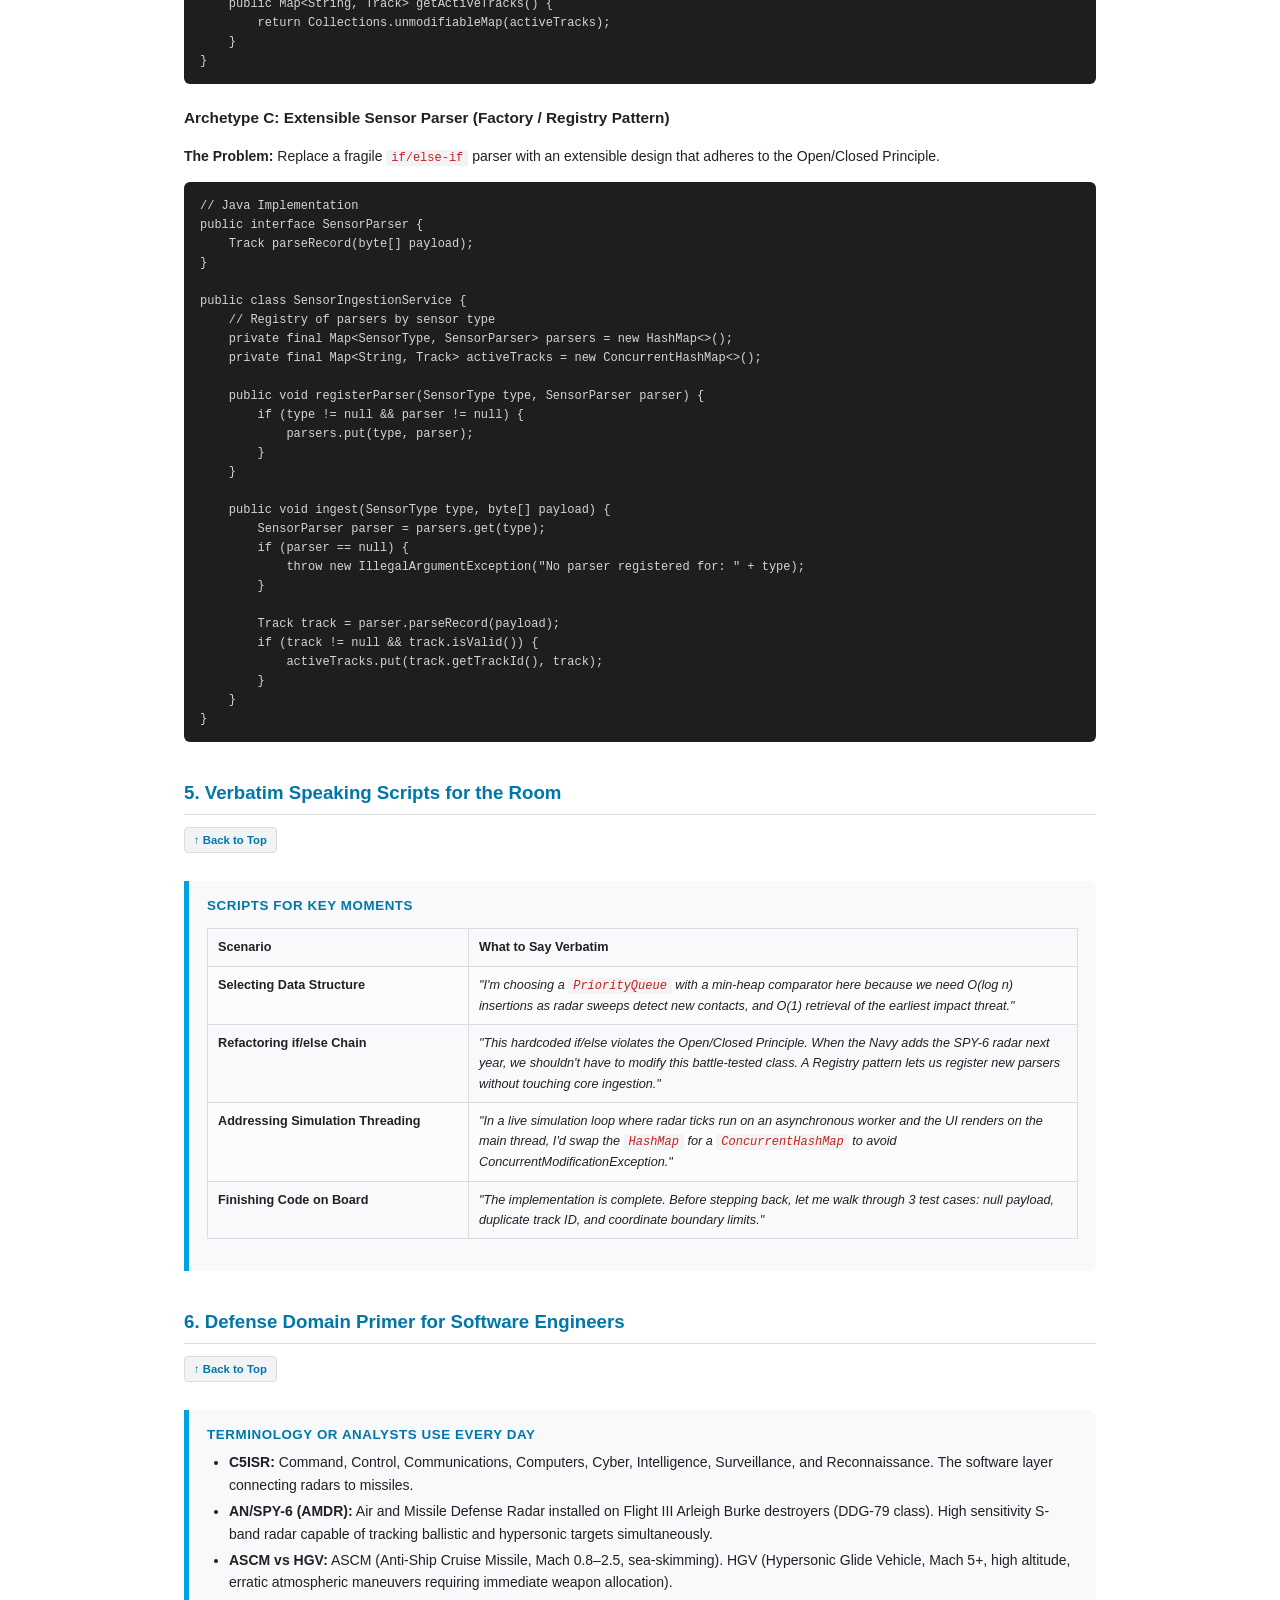
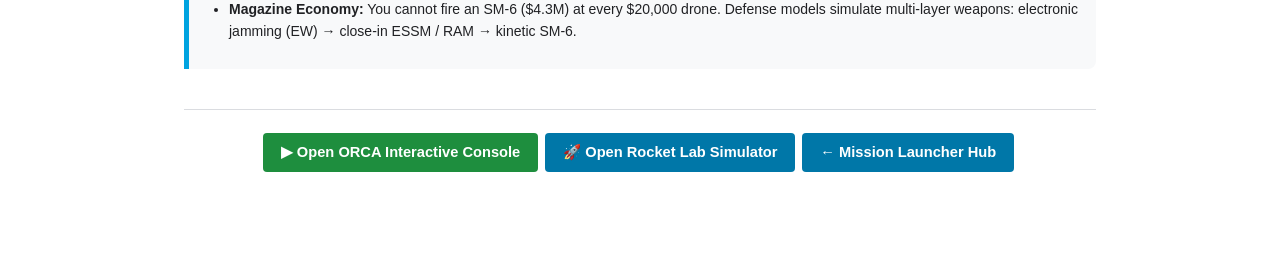
<file: ORCA_cheatsheet.html>
<!DOCTYPE html>
<html lang="en">
<head>
<meta charset="utf-8">
<title>SPA ORCA Technical Screen & Whiteboard Cheatsheet — Aidan McDowell</title>
<style>
  html { scroll-behavior: smooth; }
  *, *::before, *::after { box-sizing: border-box; }
  body {
    font-family: -apple-system, BlinkMacSystemFont, "Segoe UI", Roboto, Helvetica, Arial, sans-serif;
    line-height: 1.6;
    color: #202124;
    background: #fff;
    max-width: 960px;
    margin: 0 auto;
    padding: 28px 24px 60px;
    font-size: 10.5pt;
  }

  /* ── HEADER ── */
  .doc-header {
    border-bottom: 3px solid #00a3e0;
    padding-bottom: 12px;
    margin-bottom: 20px;
  }
  .doc-header h1 {
    color: #0077a8;
    font-size: 20pt;
    margin: 0 0 6px;
    letter-spacing: -0.3px;
  }
  .doc-header p { margin: 0; color: #5f6368; font-size: 9.5pt; }

  /* ── HEADINGS ── */
  h2 {
    color: #0077a8;
    font-size: 14pt;
    margin: 36px 0 8px;
    border-bottom: 1px solid #dadce0;
    padding-bottom: 6px;
    scroll-margin-top: 56px;
  }
  h3 { color: #202124; font-size: 11.5pt; margin: 22px 0 6px; scroll-margin-top: 56px; }

  /* ── PHASE BOXES ── */
  .phase-box {
    background: #f8f9fa;
    border-left: 5px solid #00a3e0;
    padding: 14px 18px;
    margin: 14px 0;
    border-radius: 0 8px 8px 0;
    scroll-margin-top: 56px;
  }
  .phase-box.warn  { border-left-color: #f29900; background: #fef9e7; }
  .phase-box.green { border-left-color: #1e8e3e; background: #f0faf4; }
  .phase-box.red   { border-left-color: #d93025; background: #fce8e6; }
  .phase-box.purple{ border-left-color: #9333ea; background: #fbf7ff; }

  .phase-title {
    font-weight: 700;
    font-size: 10pt;
    color: #0077a8;
    text-transform: uppercase;
    letter-spacing: 0.6px;
    margin-bottom: 6px;
  }
  .phase-box.warn   .phase-title { color: #f29900; }
  .phase-box.green  .phase-title { color: #1e8e3e; }
  .phase-box.red    .phase-title { color: #d93025; }
  .phase-box.purple .phase-title { color: #9333ea; }

  .trigger {
    background: #e1f5fe;
    padding: 8px 12px;
    border-radius: 4px;
    font-weight: 600;
    color: #0277bd;
    margin: 8px 0 12px;
    display: block;
    font-size: 9.5pt;
  }
  .phase-box.warn   .trigger { background: #fef3cd; color: #7c4d00; }
  .phase-box.red    .trigger { background: #fce8e6; color: #a50e0e; }
  .phase-box.purple .trigger { background: #f3e8ff; color: #6b21a8; }

  /* ── NAV BUTTONS ── */
  .nav-btn {
    display: inline-block;
    background: #0077a8;
    color: #fff !important;
    font-weight: 600;
    padding: 5px 11px;
    border-radius: 4px;
    text-decoration: none;
    font-size: 9pt;
    margin: 3px 3px 3px 0;
    white-space: nowrap;
  }
  .nav-btn:hover { background: #005a80; }
  .nav-btn.green { background: #1e8e3e; }
  .nav-btn.green:hover { background: #166130; }
  .nav-btn.orange { background: #f29900; color: #fff !important; }
  .nav-btn.orange:hover { background: #c47d00; }
  .nav-btn.purple { background: #9333ea; }
  .nav-btn.purple:hover { background: #7e22ce; }

  .back-btn {
    display: inline-block;
    background: #f1f3f4;
    color: #0077a8 !important;
    border: 1px solid #dadce0;
    font-weight: 600;
    padding: 3px 9px;
    border-radius: 4px;
    text-decoration: none;
    font-size: 8.5pt;
    margin: 4px 3px 14px 0;
  }
  .back-btn:hover { background: #e8eaed; }

  .jump-link { color: #0077a8; font-weight: 600; text-decoration: underline; }

  /* ── QUOTE BOX ── */
  .quote-box {
    background: #eef9fd;
    border-left: 4px solid #00a3e0;
    padding: 10px 14px;
    font-style: italic;
    margin: 10px 0;
    border-radius: 0 6px 6px 0;
    font-size: 9.5pt;
  }
  .quote-box.green { background: #f0faf4; border-left-color: #1e8e3e; }

  /* ── CODE BLOCKS ── */
  pre, code { font-family: "Consolas", "Courier New", monospace; }
  pre {
    background: #1e1e1e;
    color: #d4d4d4;
    padding: 14px 16px;
    border-radius: 6px;
    overflow-x: auto;
    font-size: 9.5pt;
    line-height: 1.5;
    margin: 10px 0 16px;
  }
  code {
    background: #f1f3f4;
    color: #c5221f;
    padding: 1px 5px;
    border-radius: 3px;
    font-size: 9pt;
  }
  pre code { background: transparent; color: inherit; padding: 0; }

  /* ── TABLES ── */
  table { width: 100%; border-collapse: collapse; margin: 12px 0 18px; font-size: 9.5pt; }
  th, td { border: 1px solid #dadce0; padding: 8px 10px; text-align: left; vertical-align: top; }
  th { background: #f8f9fa; font-weight: 600; color: #202124; }
  tr:nth-child(even) td { background: #fcfcfc; }
  .table-csharp { color: #1557b0; font-weight: 600; }
  .table-java { color: #d93025; font-weight: 600; }

  ul, ol { margin: 6px 0 12px; padding-left: 22px; }
  li { margin-bottom: 4px; }

  /* ── FLOATING NAV ── */
  .floating-nav {
    position: sticky; top: 0; z-index: 100;
    background: #fff; border-bottom: 2px solid #00a3e0;
    padding: 8px 0; margin-bottom: 20px;
    display: flex; flex-wrap: wrap; gap: 4px;
    box-shadow: 0 2px 8px rgba(0,0,0,0.06);
  }
</style>
</head>
<body>

<div class="doc-header" id="top">
  <div style="float: right; margin-top: 4px;">
    <a href="ORCA.html" class="nav-btn green">▶ Open ORCA Simulator</a>
    <a href="index.html" class="nav-btn">← Mission Launcher</a>
  </div>
  <h1>SPA ORCA Technical Screen &amp; Whiteboard Cheatsheet</h1>
  <p><strong>Candidate:</strong> Aidan McDowell &nbsp;|&nbsp; <strong>Target:</strong> Systems Planning and Analysis, Inc. (SPA) — SLA Division / ORCA Group &nbsp;|&nbsp; <strong>Classification:</strong> UNCLASSIFIED</p>
</div>

<!-- FLOATING NAV BAR -->
<div class="floating-nav">
  <a href="#strategy" class="nav-btn">1. Strategy &amp; Dynamics</a>
  <a href="#csharp-java" class="nav-btn orange">2. C# → Java Translation</a>
  <a href="#framework" class="nav-btn purple">3. 5-Step Execution Framework</a>
  <a href="#archetypes" class="nav-btn green">4. 3 Problem Archetypes</a>
  <a href="#phrases" class="nav-btn">5. Verbatim Speaking Scripts</a>
  <a href="#domain" class="nav-btn">6. Defense Domain Primer</a>
  <a href="ORCA.html" class="nav-btn" style="background: #202124;">💻 Test in ORCA Console</a>
</div>

<!-- SECTION 1 -->
<h2 id="strategy">1. Strategy for Hiring Team (Engineering Leads &amp; OR Analysts)</h2>
<a href="#top" class="back-btn">↑ Back to Top</a>

<div class="phase-box">
  <div class="phase-title">Who You Are Talking To &amp; What They Value</div>
  <span class="trigger">The ORCA group at SPA does not build generic web apps — they build defense simulation engines that Pentagons brief on.</span>
  <p>Your interviewers will consist of <strong>Senior Software Engineers, Modeling &amp; Simulation Developers, and Operations Research Analysts</strong>. Their priorities are fundamentally different from Big Tech:</p>
  <ul>
    <li><strong>Software Serving Analysis:</strong> Frame your code as an enabler for decision-makers. OR analysts run Monte Carlo campaigns with 10,000 runs — if your simulation loop is non-deterministic or leaks memory, the entire fleet acquisition brief fails.</li>
    <li><strong>Data Integrity &gt; Clever Hacks:</strong> Prefer clean, readable, defensively validated OOP classes over obscure one-line functional tricks.</li>
    <li><strong>Onsite &amp; Clearance Readiness:</strong> Reaffirm comfort with daily onsite collaboration in San Diego. Classified wargames and ITAR-restricted radar data cannot leave SCIFs.</li>
    <li><strong>Language Strategy:</strong> <strong>Use Java or C#. Avoid C++ on the whiteboard.</strong> The team develops primarily in Java and C#. Both have identical garbage collection, reference semantics, and standard collections. Avoid C++ pointer syntax and manual memory allocation under whiteboard pressure.</li>
  </ul>
</div>

<!-- SECTION 2 -->
<h2 id="csharp-java">2. C# to Java Translation Cheatsheet (Your Rapid Reference)</h2>
<a href="#top" class="back-btn">↑ Back to Top</a>

<p>You have strong C# intuition. Java is 90% identical, but small syntax differences will trip you up on a whiteboard. Use this exact comparison table:</p>

<table>
  <thead>
    <tr>
      <th>Concept</th>
      <th class="table-csharp">C# (Your Comfort Zone)</th>
      <th class="table-java">Java (Target Language)</th>
      <th>Whiteboard Note</th>
    </tr>
  </thead>
  <tbody>
    <tr>
      <td><strong>Inheritance / Interface</strong></td>
      <td><code>class A : Base, IFoo</code></td>
      <td><code>class A extends Base implements Foo</code></td>
      <td>Use <code>extends</code> for class, <code>implements</code> for interface</td>
    </tr>
    <tr>
      <td><strong>Print to Console</strong></td>
      <td><code>Console.WriteLine(x);</code></td>
      <td><code>System.out.println(x);</code></td>
      <td>Never write Console.WriteLine in Java</td>
    </tr>
    <tr>
      <td><strong>Dynamic List</strong></td>
      <td><code>List&lt;T&gt; list = new();</code></td>
      <td><code>List&lt;T&gt; list = new ArrayList&lt;&gt;();</code></td>
      <td>Interface on left, concrete type on right</td>
    </tr>
    <tr>
      <td><strong>List Size</strong></td>
      <td><code>list.Count</code></td>
      <td><code>list.size()</code></td>
      <td>Method call in Java (with parentheses)</td>
    </tr>
    <tr>
      <td><strong>Dictionary / Map</strong></td>
      <td><code>Dictionary&lt;K,V&gt; map = new();</code></td>
      <td><code>Map&lt;K,V&gt; map = new HashMap&lt;&gt;();</code></td>
      <td>Interface is <code>Map</code>, concrete is <code>HashMap</code></td>
    </tr>
    <tr>
      <td><strong>Map Operations</strong></td>
      <td><code>map[k] = v;</code><br><code>map.ContainsKey(k);</code></td>
      <td><code>map.put(k, v);</code><br><code>map.containsKey(k);</code></td>
      <td>No square bracket indexing on Java Maps!</td>
    </tr>
    <tr>
      <td><strong>Map Get with Default</strong></td>
      <td><code>map.GetValueOrDefault(k, def)</code></td>
      <td><code>map.getOrDefault(k, def)</code></td>
      <td>Exact same O(1) semantics</td>
    </tr>
    <tr>
      <td><strong>String Length &amp; Empty</strong></td>
      <td><code>s.Length</code><br><code>string.IsNullOrEmpty(s)</code></td>
      <td><code>s.length()</code><br><code>s == null || s.isEmpty()</code></td>
      <td>Always check null first before <code>isEmpty()</code></td>
    </tr>
    <tr>
      <td><strong>Base Class Constructor</strong></td>
      <td><code>base(id, speed)</code></td>
      <td><code>super(id, speed);</code></td>
      <td><code>super(...)</code> must be line 1 of constructor</td>
    </tr>
    <tr>
      <td><strong>Constants</strong></td>
      <td><code>const int MAX = 100;</code></td>
      <td><code>final int MAX = 100;</code></td>
      <td>Use <code>final</code> in Java</td>
    </tr>
    <tr>
      <td><strong>PriorityQueue (Min-Heap)</strong></td>
      <td><code>PriorityQueue&lt;T, P&gt;</code> (.NET 6+)</td>
      <td><code>PriorityQueue&lt;Track&gt; pq = new PriorityQueue&lt;&gt;((a,b) -&gt; Double.compare(a.getTti(), b.getTti()));</code></td>
      <td>Crucial for threat evaluator problems</td>
    </tr>
    <tr>
      <td><strong>Thread-Safe Map</strong></td>
      <td><code>ConcurrentDictionary&lt;K,V&gt;</code></td>
      <td><code>ConcurrentHashMap&lt;K,V&gt;</code></td>
      <td>For multi-threaded simulation loops</td>
    </tr>
  </tbody>
</table>

<div class="phase-box warn">
  <div class="phase-title">Freeze Recovery Technique</div>
  <span class="trigger">If you blank on a method name on the whiteboard:</span>
  <div class="quote-box">
    "In Java I'll use <code>map.getOrDefault()</code> here — exact same semantics as C#'s <code>GetValueOrDefault()</code>. We want O(1) retrieval without throwing KeyNotFoundException."
  </div>
  <p>The interviewers will nod and tell you to proceed. They evaluate your architectural choices and data structures, not memorized syntax.</p>
</div>

<!-- SECTION 3 -->
<h2 id="framework">3. The 5-Step Incomplete-Problem Whiteboard Execution Framework</h2>
<a href="#top" class="back-btn">↑ Back to Top</a>

<p>SPA interviewers typically give you an <strong>incomplete class hierarchy</strong> or a buggy method and ask: <em>"Complete this method so our radar tracker correctly handles this scenario."</em> Follow this exact 5-step framework:</p>

<div class="phase-box">
  <div class="phase-title">Step 1: Read &amp; Trace Aloud (Don't Write Code Yet!)</div>
  <p>Spend the first 60 seconds reading the given code aloud:</p>
  <ul>
    <li>"I see we have an abstract <code>Track</code> base class with common telemetry fields."</li>
    <li>"The <code>TrackManager</code> maintains an internal map, and we have an unimplemented <code>ingest(Track track)</code> method."</li>
    <li>"Let's identify the contract: what arguments arrive, what should be returned, and what side effects are expected."</li>
  </ul>
</div>

<div class="phase-box warn">
  <div class="phase-title">Step 2: Clarify Constraints &amp; Edge Cases</div>
  <p>Ask 2–3 sharp questions that prove defense modeling maturity:</p>
  <ul>
    <li><em>"Can tracks arrive out of order, or with duplicated track IDs?"</em> (Answer: yes, duplicate IDs should overwrite with newest kinematics).</li>
    <li><em>"What are the valid operational boundaries for latitude and longitude?"</em> (-90 to +90 lat, -180 to +180 lon).</li>
    <li><em>"What is the expected scale — 10 tracks per second or 50,000 in a batch simulation?"</em> (Influences choosing HashMap vs ConcurrentHashMap).</li>
  </ul>
</div>

<div class="phase-box purple">
  <div class="phase-title">Step 3: Identify the Missing Pattern / Gap</div>
  <p>Diagnose what's missing in the provided code:</p>
  <ul>
    <li><strong>Missing Polymorphism:</strong> Are they using a brittle <code>if (type == "RADAR") else if (type == "SONAR")</code> chain? Say: <em>"This violates the Open/Closed Principle — we should use a Factory/Registry pattern."</em></li>
    <li><strong>Wrong Data Structure:</strong> Are they sorting an ArrayList every tick? Say: <em>"Sorting an ArrayList is O(n log n) every frame. A <code>PriorityQueue</code> gives us O(log n) insertions and O(1) peek."</em></li>
    <li><strong>Missing Defensive Guards:</strong> No null checks or coordinate range checks.</li>
  </ul>
</div>

<div class="phase-box green">
  <div class="phase-title">Step 4: Implement Cleanly with Helper Methods</div>
  <p>Write clean, structured code on the board. Break large logic into readable helpers:</p>
  <pre><code>// Clean structure
public void ingest(Track track) {
    if (!isValid(track)) return; // Guard clause
    activeTracks.put(track.getTrackId(), track); // Upsert
}</code></pre>
</div>

<div class="phase-box">
  <div class="phase-title">Step 5: Dry-Run Edge Cases with Concrete Values &amp; State Big-O</div>
  <p>Before saying you're done, trace 3 edge cases on the board:</p>
  <ol>
    <li><code>track == null</code> → caught by guard clause, no NullPointerException.</li>
    <li>Duplicate <code>trackId</code> → <code>activeTracks.put()</code> cleanly overwrites previous record, size stays constant.</li>
    <li>Out-of-bounds coordinates (e.g. lat = 105.0) → rejected before reaching internal collection.</li>
    <li><strong>State Time &amp; Space Complexity:</strong> "Ingestion is O(1) amortized lookup/insert for HashMap, O(n) space where n is active track count."</li>
  </ol>
</div>

<!-- SECTION 4 -->
<h2 id="archetypes">4. The 3 SPA Defense Modeling Problem Archetypes</h2>
<a href="#top" class="back-btn">↑ Back to Top</a>

<h3>Archetype A: PriorityQueue Threat Allocator (Min-Heap by TTI)</h3>
<p><strong>The Problem:</strong> DDG-79 has 15 hostile contacts. You must allocate weapons to the most urgent threats first (lowest Time to Impact = highest danger).</p>

<pre><code class="language-java">// Java Implementation — Target Interview Code
import java.util.*;

public class ThreatEvaluator {

    public List&lt;Track&gt; getHighestPriorityThreats(List&lt;Track&gt; tracks, int k) {
        // 1. Guard against null, empty list, or non-positive k
        if (tracks == null || tracks.isEmpty() || k &lt;= 0) {
            return Collections.emptyList();
        }

        // 2. Min-Heap: smallest TTI comes off first
        PriorityQueue&lt;Track&gt; pq = new PriorityQueue&lt;&gt;(
            (a, b) -&gt; Double.compare(a.getTimeToImpact(), b.getTimeToImpact())
        );

        // 3. Filter: only active, un-neutralized hostiles
        for (Track t : tracks) {
            if (t != null && t.isHostile() && !t.isNeutralized()) {
                pq.offer(t);
            }
        }

        // 4. Extract top-K threats
        List&lt;Track&gt; result = new ArrayList&lt;&gt;();
        while (!pq.isEmpty() && result.size() &lt; k) {
            result.add(pq.poll());
        }

        return result;
    }
}</code></pre>

<div class="phase-box green">
  <div class="phase-title">Analyst Discussion Points for Archetype A</div>
  <ul>
    <li><strong>Complexity:</strong> Building the heap takes O(n log n). Extracting k elements takes O(k log n). Total time is O(n log n), space is O(n).</li>
    <li><strong>Monte Carlo $P_k$ Formula:</strong> If the analyst asks how weapons resolve, state:
      <code>P_k_total = 1 - (1 - P_k_single)^n</code>, where <code>n</code> is rounds fired. For SM-6 ($P_k = 0.84$), a 2-shot salvo yields $1 - (0.16)^2 = 97.44\%$.
    </li>
  </ul>
</div>

<h3>Archetype B: Track Ingestion &amp; Boundary Filter (Upsert &amp; Validation)</h3>
<p><strong>The Problem:</strong> Write <code>ingest(Track track)</code> to validate incoming radar tracks against geographic boundaries and store them in the active map.</p>

<pre><code class="language-java">// Java Implementation
public class TrackManager {
    private final Map&lt;String, Track&gt; activeTracks = new HashMap&lt;&gt;();

    public void ingest(Track track) {
        // 1. Null check guard
        if (track == null) return;

        // 2. Empty ID guard
        if (track.getTrackId() == null || track.getTrackId().trim().isEmpty()) return;

        // 3. Boundary validation
        double lat = track.getLat();
        double lon = track.getLon();
        if (lat &lt; -90.0 || lat &gt; 90.0 || lon &lt; -180.0 || lon &gt; 180.0) return;

        // 4 & 5. Upsert: overwrites existing record if present, inserts if new
        activeTracks.put(track.getTrackId(), track);
    }

    public Map&lt;String, Track&gt; getActiveTracks() {
        return Collections.unmodifiableMap(activeTracks);
    }
}</code></pre>

<h3>Archetype C: Extensible Sensor Parser (Factory / Registry Pattern)</h3>
<p><strong>The Problem:</strong> Replace a fragile <code>if/else-if</code> parser with an extensible design that adheres to the Open/Closed Principle.</p>

<pre><code class="language-java">// Java Implementation
public interface SensorParser {
    Track parseRecord(byte[] payload);
}

public class SensorIngestionService {
    // Registry of parsers by sensor type
    private final Map&lt;SensorType, SensorParser&gt; parsers = new HashMap&lt;&gt;();
    private final Map&lt;String, Track&gt; activeTracks = new ConcurrentHashMap&lt;&gt;();

    public void registerParser(SensorType type, SensorParser parser) {
        if (type != null && parser != null) {
            parsers.put(type, parser);
        }
    }

    public void ingest(SensorType type, byte[] payload) {
        SensorParser parser = parsers.get(type);
        if (parser == null) {
            throw new IllegalArgumentException("No parser registered for: " + type);
        }

        Track track = parser.parseRecord(payload);
        if (track != null && track.isValid()) {
            activeTracks.put(track.getTrackId(), track);
        }
    }
}</code></pre>

<!-- SECTION 5 -->
<h2 id="phrases">5. Verbatim Speaking Scripts for the Room</h2>
<a href="#top" class="back-btn">↑ Back to Top</a>

<div class="phase-box">
  <div class="phase-title">Scripts for Key Moments</div>
  <table style="width: 100%;">
    <tr>
      <th style="width: 30%;">Scenario</th>
      <th>What to Say Verbatim</th>
    </tr>
    <tr>
      <td><strong>Selecting Data Structure</strong></td>
      <td><em>"I'm choosing a <code>PriorityQueue</code> with a min-heap comparator here because we need O(log n) insertions as radar sweeps detect new contacts, and O(1) retrieval of the earliest impact threat."</em></td>
    </tr>
    <tr>
      <td><strong>Refactoring if/else Chain</strong></td>
      <td><em>"This hardcoded if/else violates the Open/Closed Principle. When the Navy adds the SPY-6 radar next year, we shouldn't have to modify this battle-tested class. A Registry pattern lets us register new parsers without touching core ingestion."</em></td>
    </tr>
    <tr>
      <td><strong>Addressing Simulation Threading</strong></td>
      <td><em>"In a live simulation loop where radar ticks run on an asynchronous worker and the UI renders on the main thread, I'd swap the <code>HashMap</code> for a <code>ConcurrentHashMap</code> to avoid ConcurrentModificationException."</em></td>
    </tr>
    <tr>
      <td><strong>Finishing Code on Board</strong></td>
      <td><em>"The implementation is complete. Before stepping back, let me walk through 3 test cases: null payload, duplicate track ID, and coordinate boundary limits."</em></td>
    </tr>
  </table>
</div>

<!-- SECTION 6 -->
<h2 id="domain">6. Defense Domain Primer for Software Engineers</h2>
<a href="#top" class="back-btn">↑ Back to Top</a>

<div class="phase-box">
  <div class="phase-title">Terminology OR Analysts Use Every Day</div>
  <ul>
    <li><strong>C5ISR:</strong> Command, Control, Communications, Computers, Cyber, Intelligence, Surveillance, and Reconnaissance. The software layer connecting radars to missiles.</li>
    <li><strong>AN/SPY-6 (AMDR):</strong> Air and Missile Defense Radar installed on Flight III Arleigh Burke destroyers (DDG-79 class). High sensitivity S-band radar capable of tracking ballistic and hypersonic targets simultaneously.</li>
    <li><strong>ASCM vs HGV:</strong> ASCM (Anti-Ship Cruise Missile, Mach 0.8–2.5, sea-skimming). HGV (Hypersonic Glide Vehicle, Mach 5+, high altitude, erratic atmospheric maneuvers requiring immediate weapon allocation).</li>
    <li><strong>Magazine Economy:</strong> You cannot fire an SM-6 ($4.3M) at every $20,000 drone. Defense models simulate multi-layer weapons: electronic jamming (EW) → close-in ESSM / RAM → kinetic SM-6.</li>
  </ul>
</div>

<div style="text-align: center; margin-top: 40px; padding: 20px; border-top: 1px solid #dadce0;">
  <a href="ORCA.html" class="nav-btn green" style="font-size: 11pt; padding: 8px 18px;">▶ Open ORCA Interactive Console</a>
  <a href="rocketlab.html" class="nav-btn" style="font-size: 11pt; padding: 8px 18px;">🚀 Open Rocket Lab Simulator</a>
  <a href="index.html" class="nav-btn" style="font-size: 11pt; padding: 8px 18px;">← Mission Launcher Hub</a>
</div>

</body>
</html>
</file>
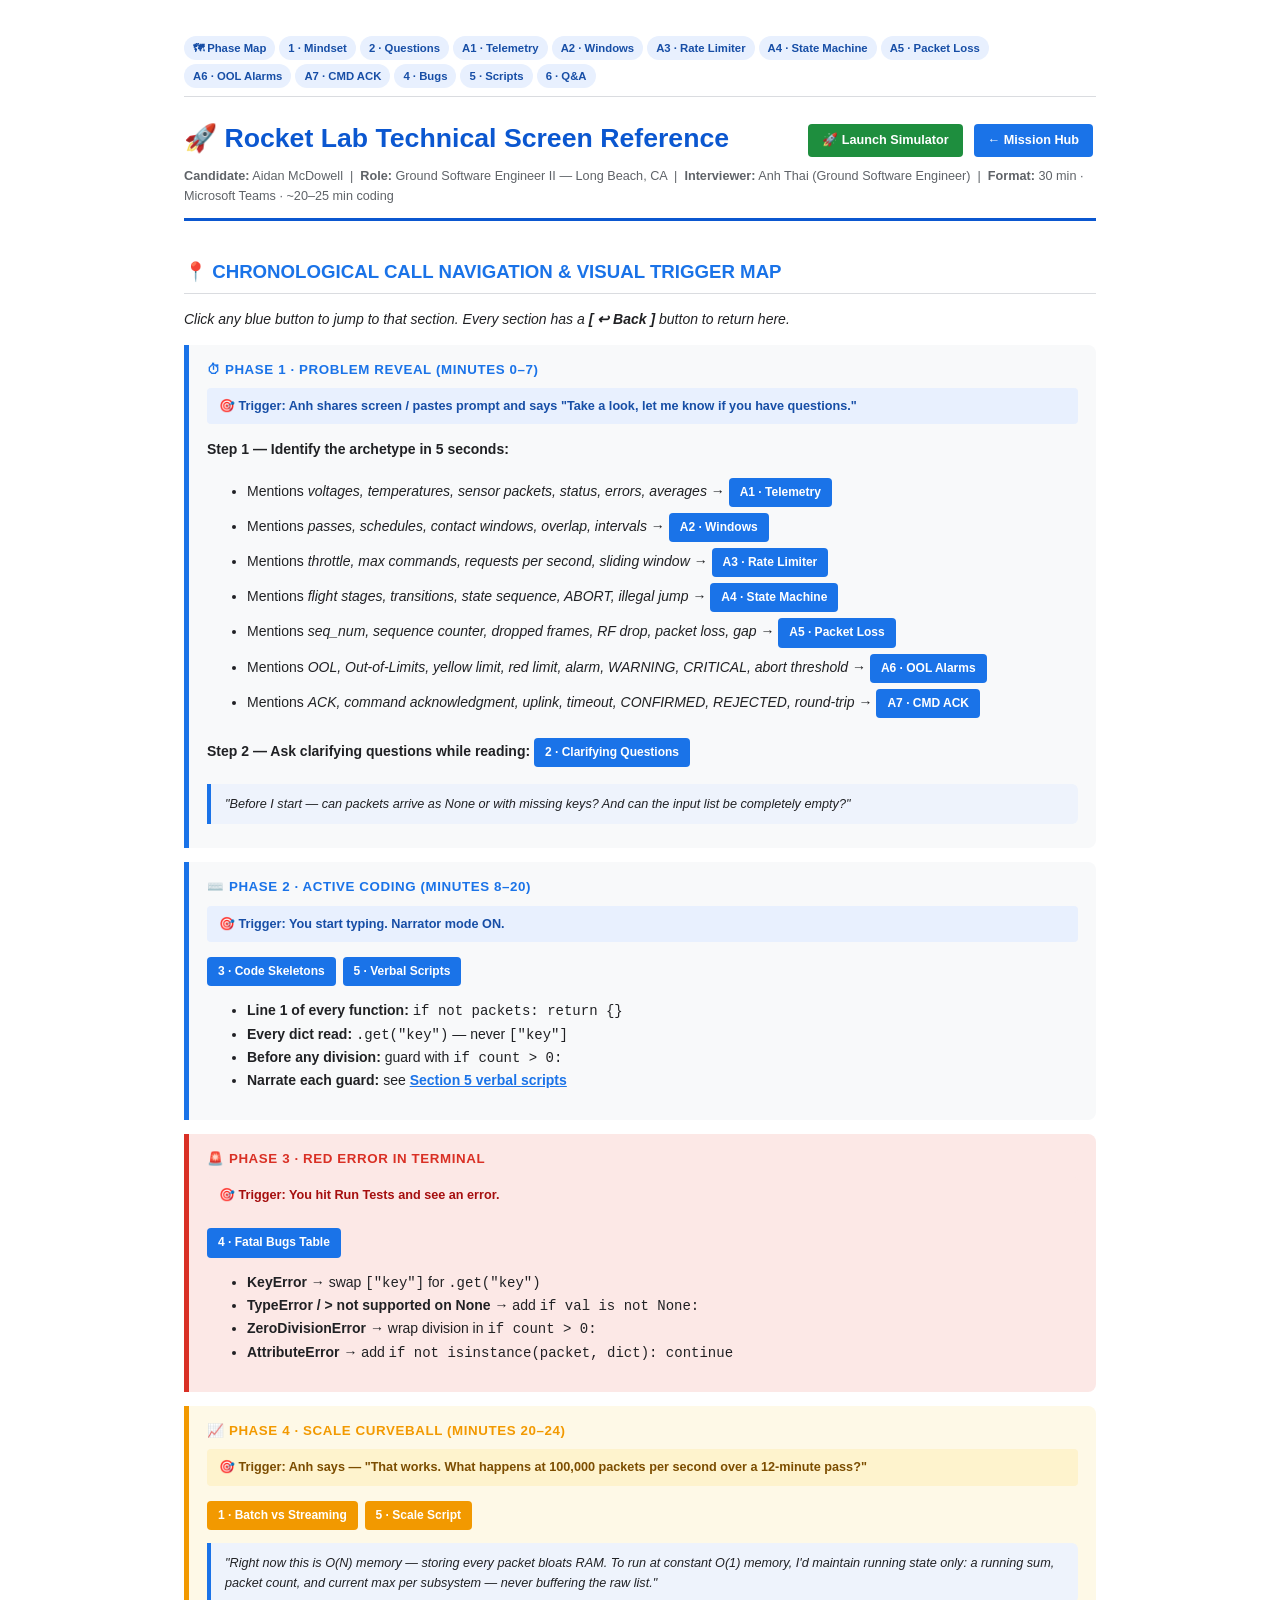
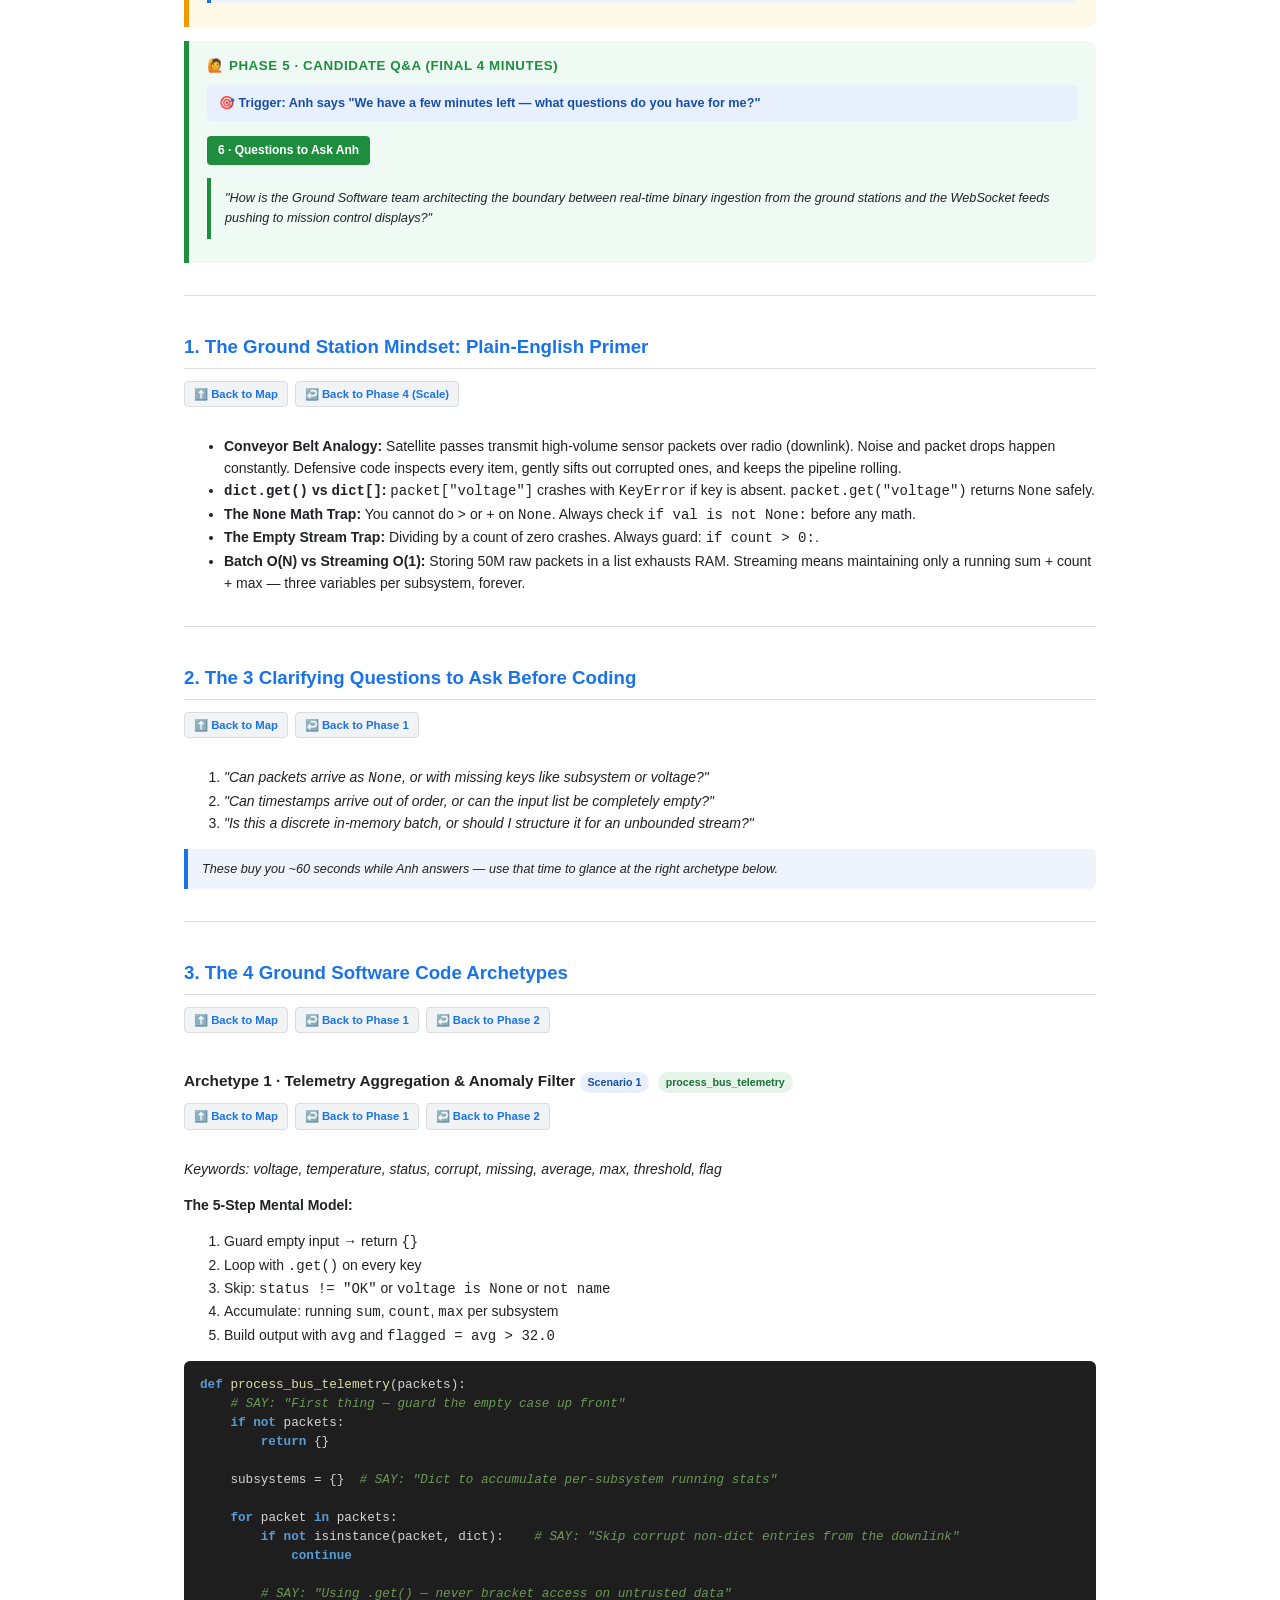
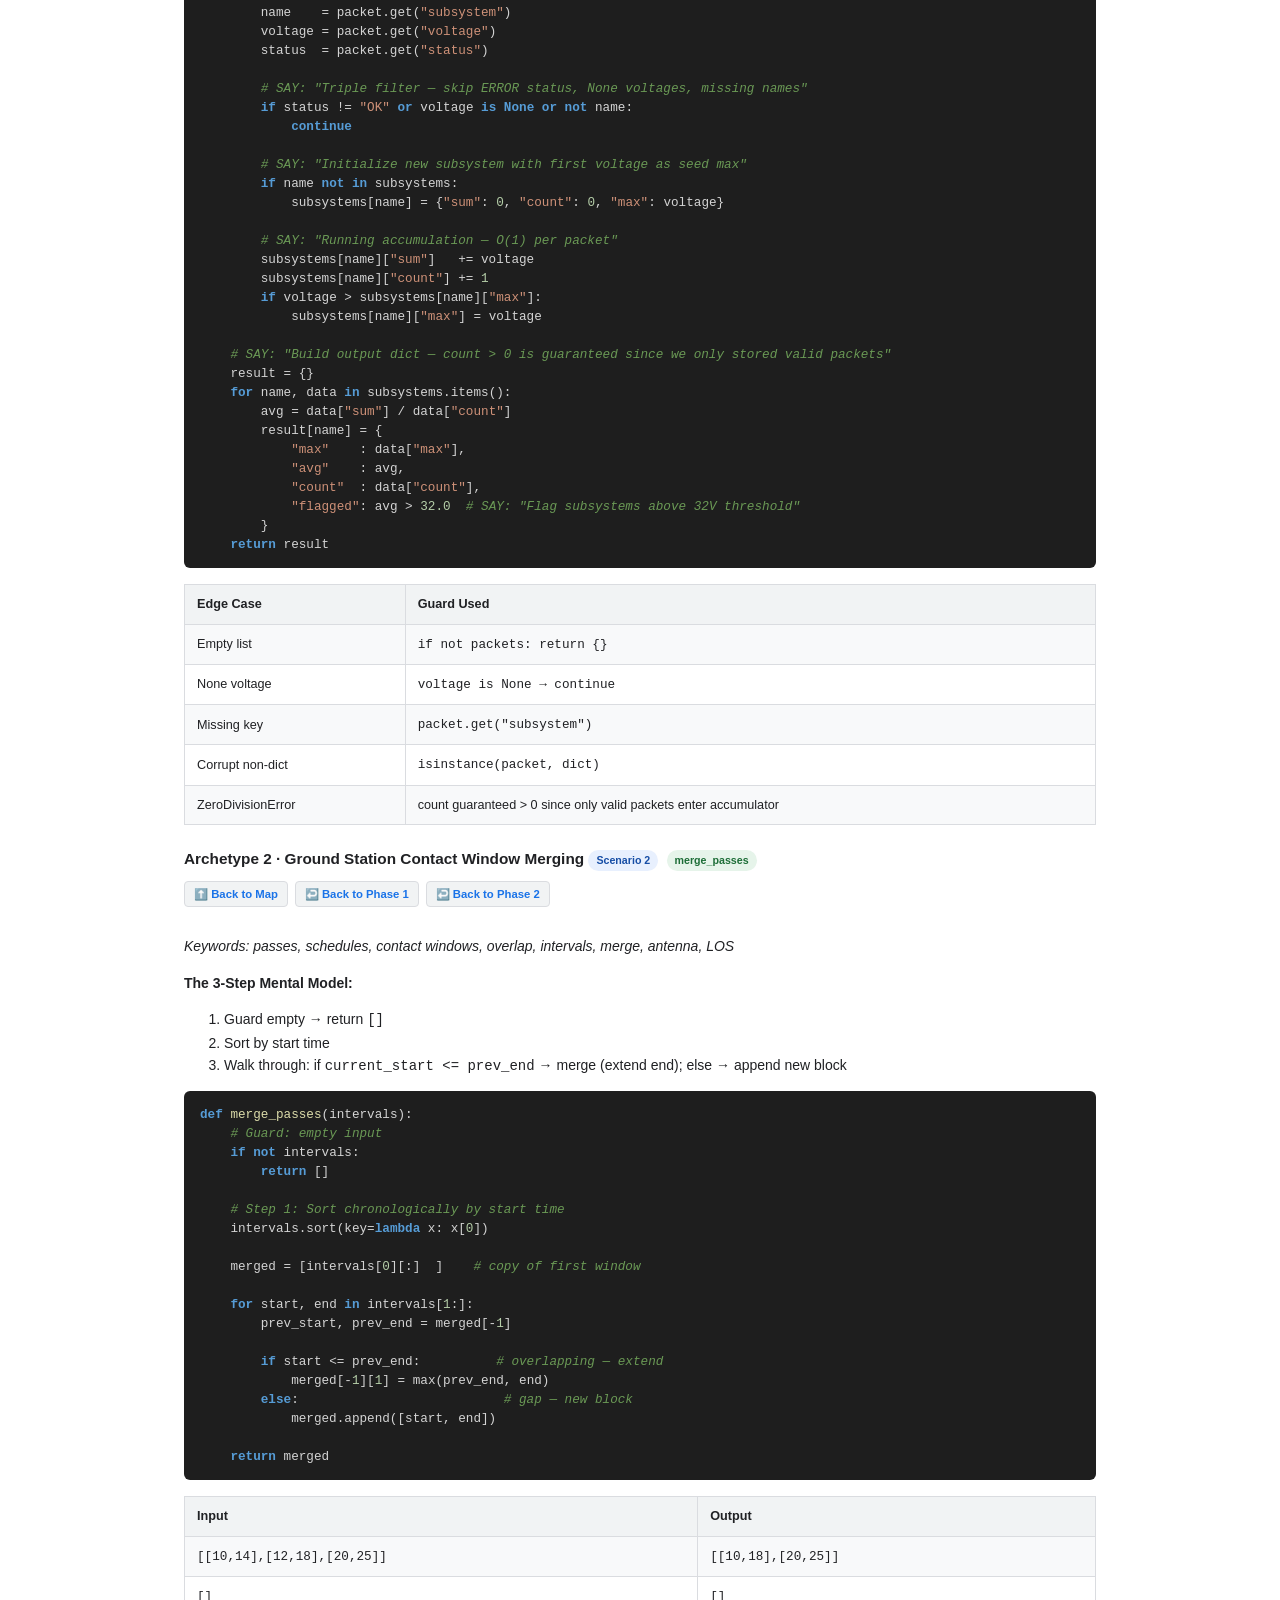
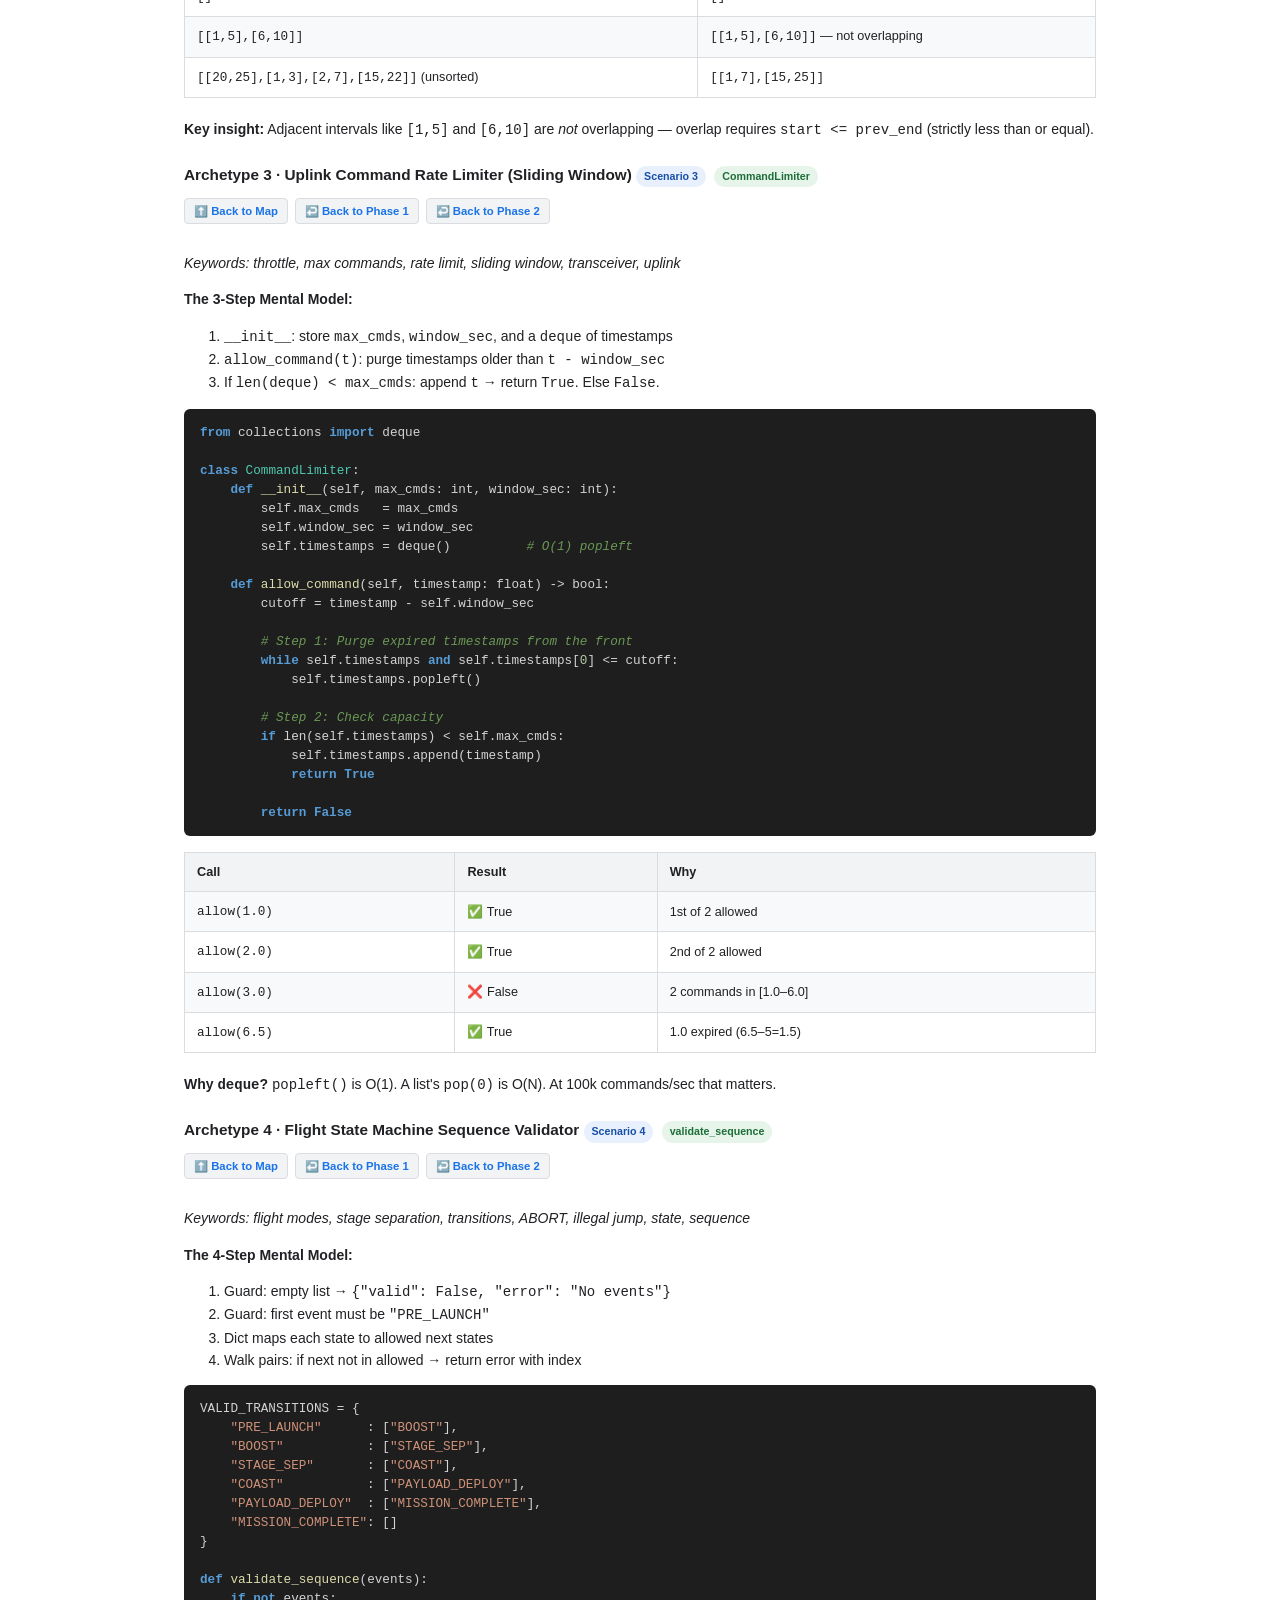
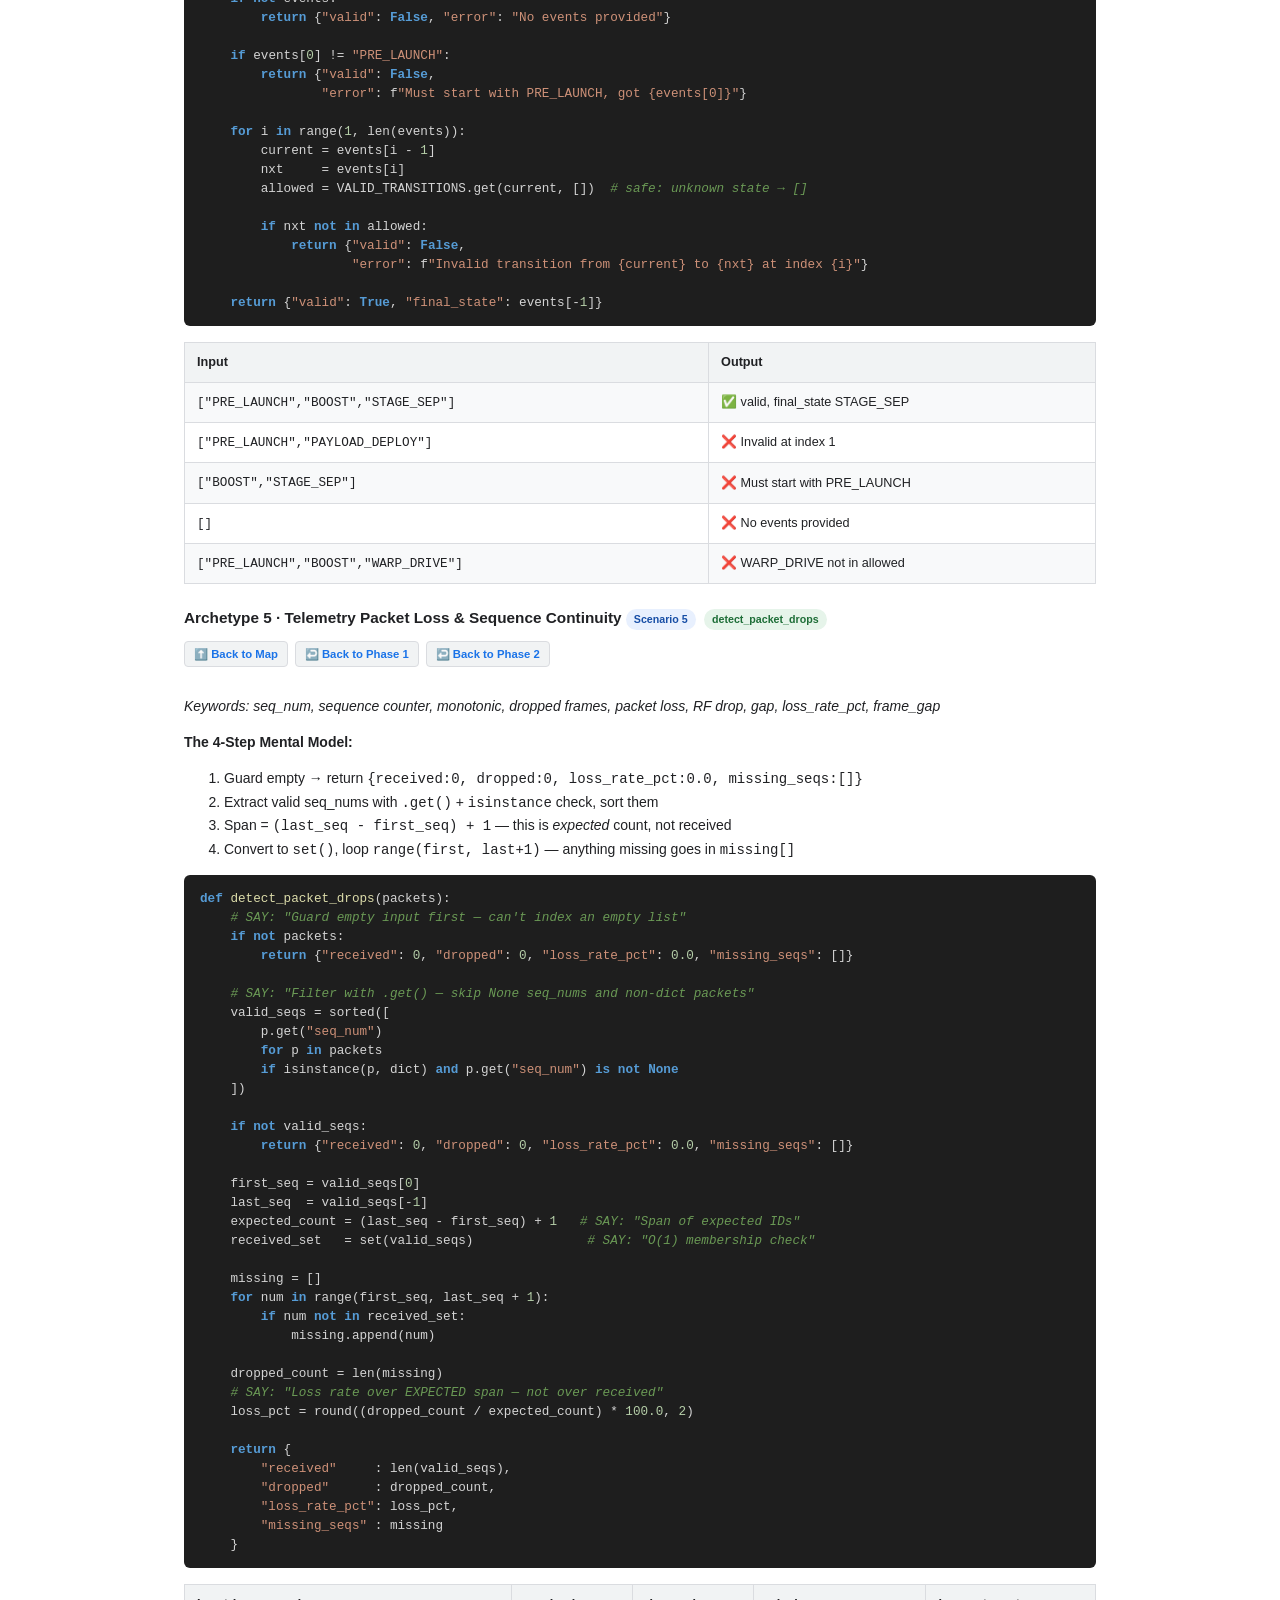
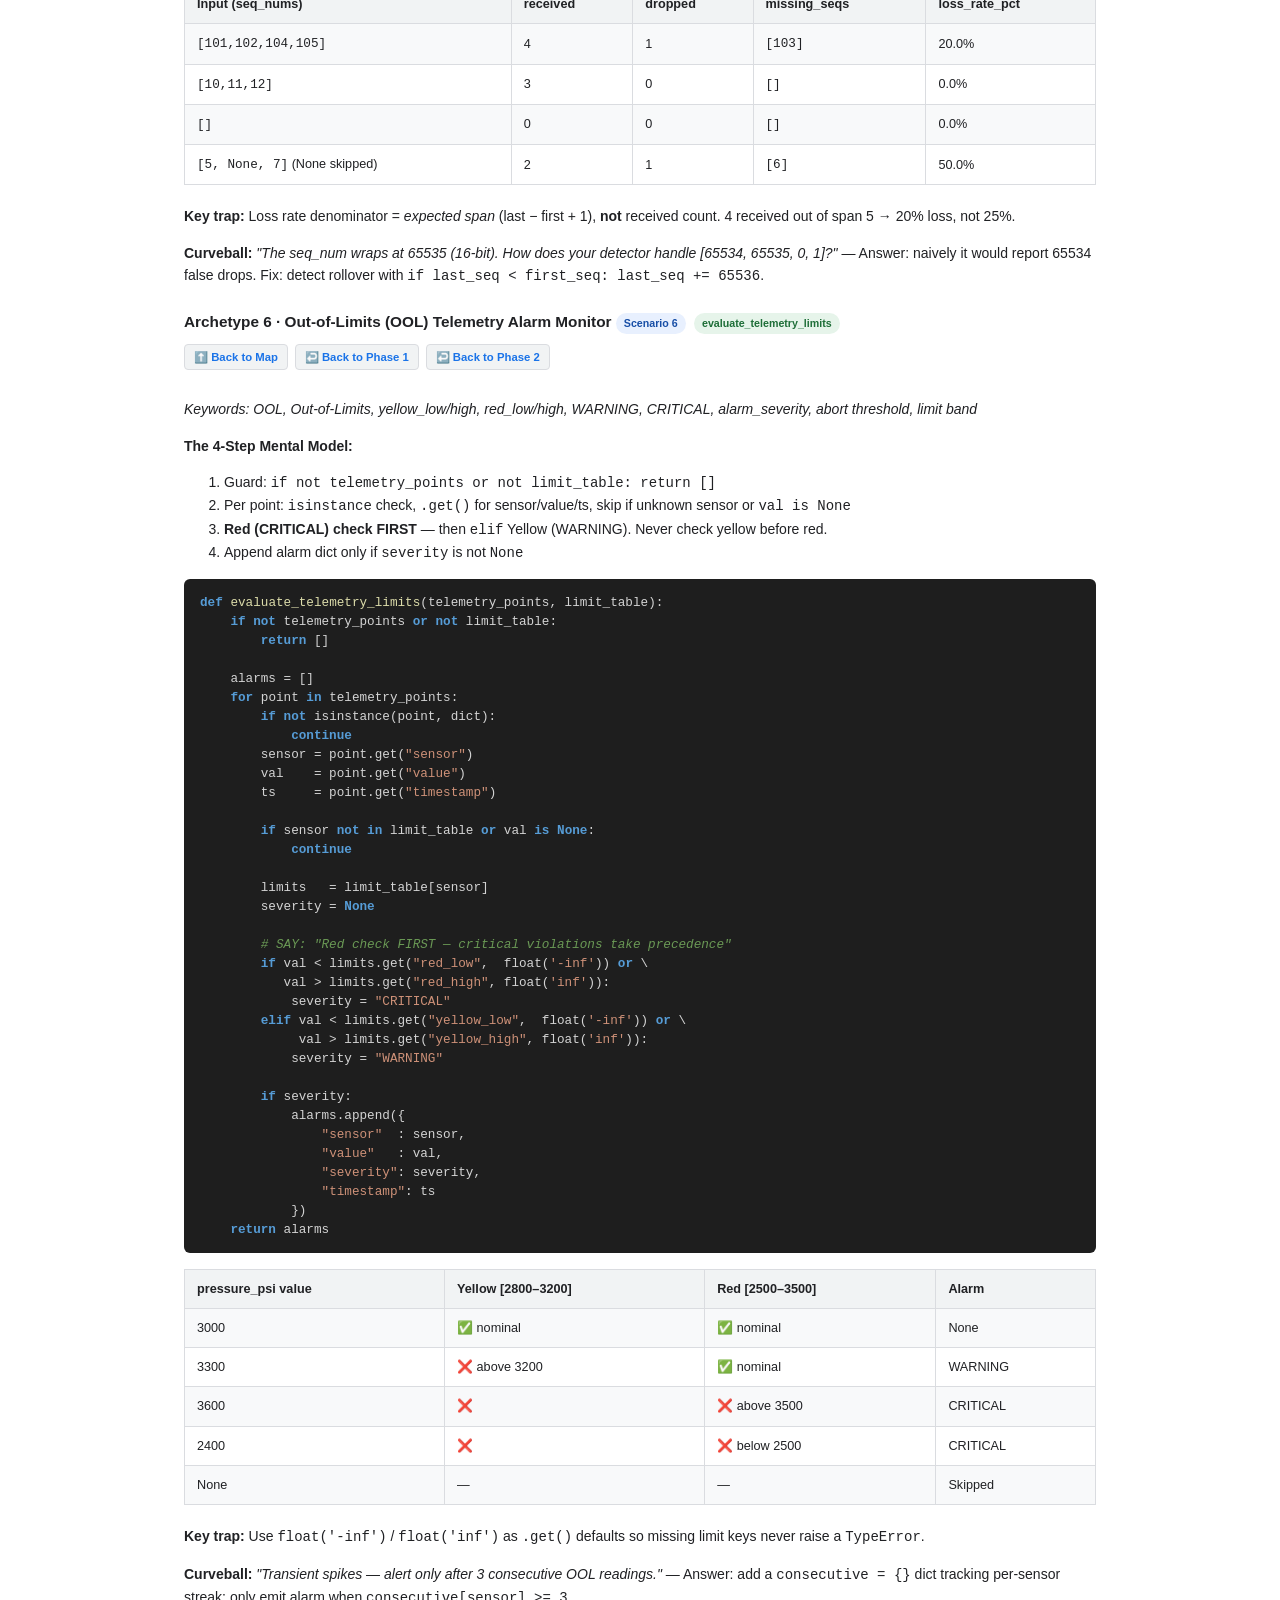
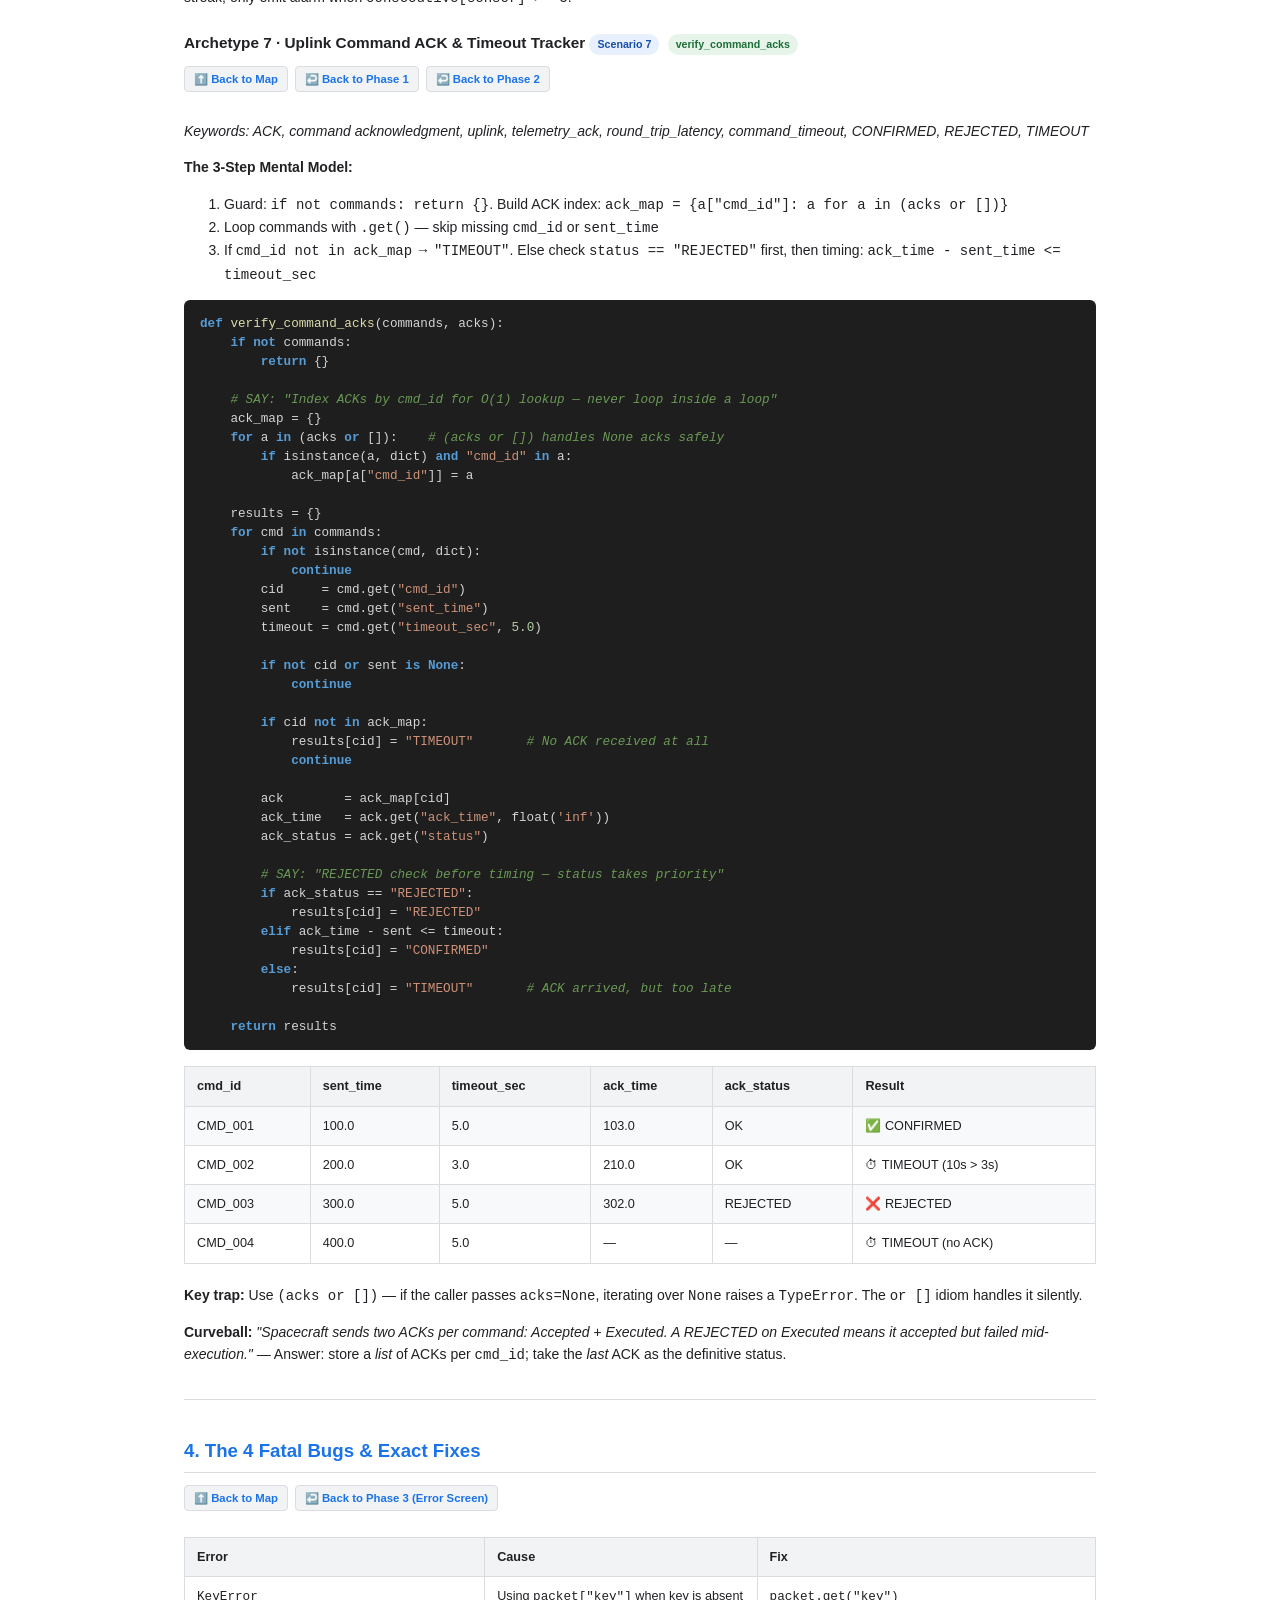
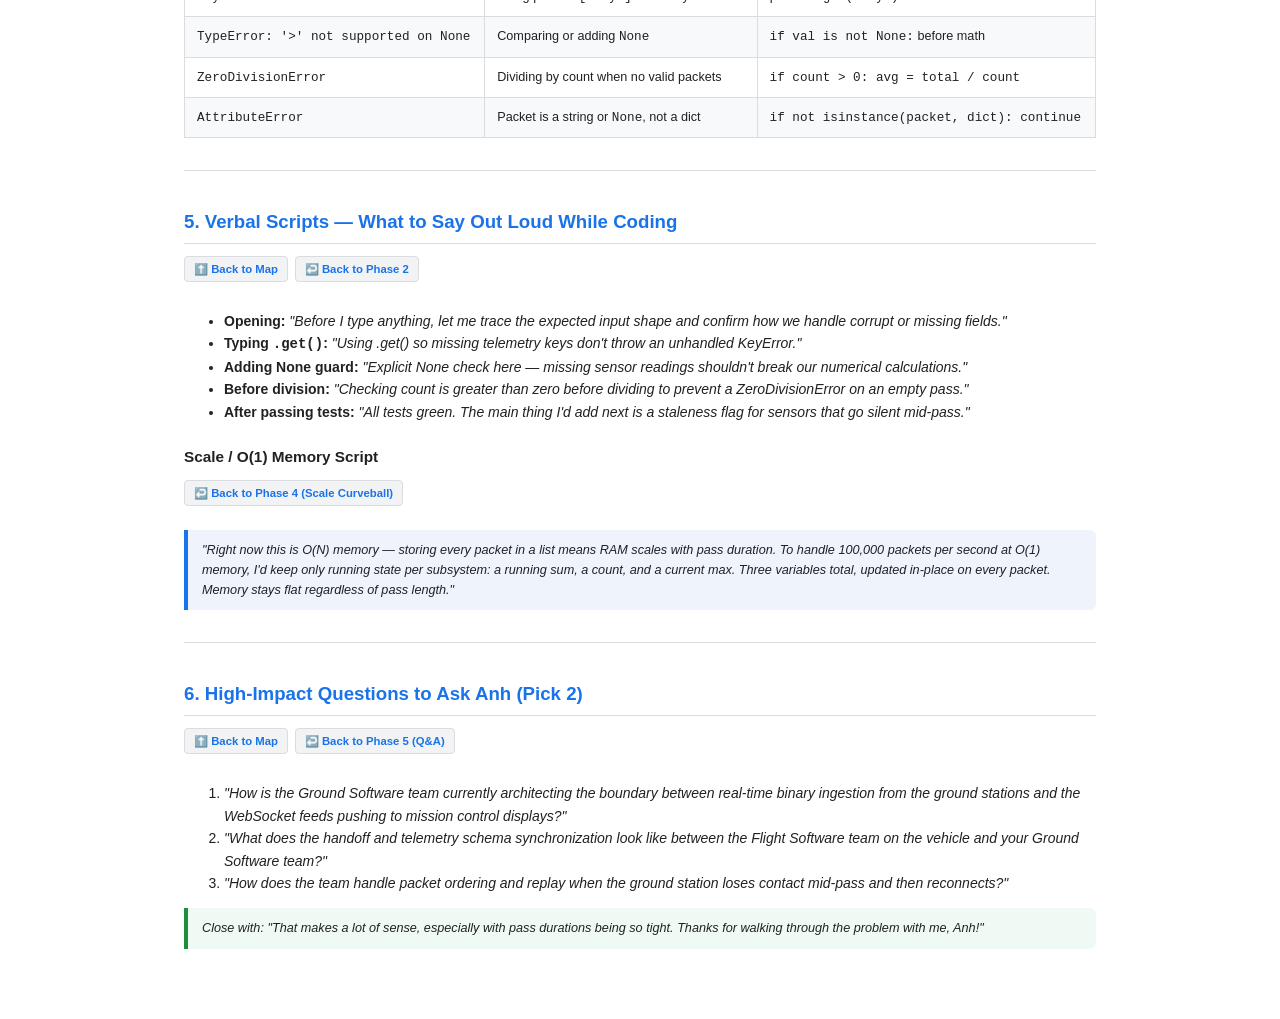
<file: RLCS.html>
<!DOCTYPE html>
<html lang="en">
<head>
<meta charset="utf-8">
<title>Rocket Lab Technical Screen — Aidan McDowell</title>
<style>
  html { scroll-behavior: smooth; }
  *, *::before, *::after { box-sizing: border-box; }
  body {
    font-family: -apple-system, BlinkMacSystemFont, "Segoe UI", Roboto, Helvetica, Arial, sans-serif;
    line-height: 1.6;
    color: #202124;
    background: #fff;
    max-width: 960px;
    margin: 0 auto;
    padding: 28px 24px 60px;
    font-size: 10.5pt;
  }

  /* ── HEADER ── */
  .doc-header {
    border-bottom: 3px solid #0b57d0;
    padding-bottom: 12px;
    margin-bottom: 20px;
  }
  .doc-header h1 {
    color: #0b57d0;
    font-size: 20pt;
    margin: 0 0 6px;
  }
  .doc-header p { margin: 0; color: #5f6368; font-size: 9.5pt; }

  /* ── HEADINGS ── */
  h2 {
    color: #1a73e8;
    font-size: 14pt;
    margin: 36px 0 8px;
    border-bottom: 1px solid #dadce0;
    padding-bottom: 6px;
    scroll-margin-top: 56px;
  }
  h3 { color: #202124; font-size: 11.5pt; margin: 22px 0 6px; scroll-margin-top: 56px; }

  /* ── PHASE BOXES ── */
  .phase-box {
    background: #f8f9fa;
    border-left: 5px solid #1a73e8;
    padding: 14px 18px;
    margin: 14px 0;
    border-radius: 0 8px 8px 0;
    scroll-margin-top: 56px;
  }
  .phase-box.warn  { border-left-color: #f29900; background: #fef9e7; }
  .phase-box.green { border-left-color: #1e8e3e; background: #f0faf4; }
  .phase-box.red   { border-left-color: #d93025; background: #fce8e6; }

  .phase-title {
    font-weight: 700;
    font-size: 10pt;
    color: #1a73e8;
    text-transform: uppercase;
    letter-spacing: 0.6px;
    margin-bottom: 6px;
  }
  .phase-box.warn  .phase-title { color: #f29900; }
  .phase-box.green .phase-title { color: #1e8e3e; }
  .phase-box.red   .phase-title { color: #d93025; }

  .trigger {
    background: #e8f0fe;
    padding: 8px 12px;
    border-radius: 4px;
    font-weight: 600;
    color: #174ea6;
    margin: 8px 0 12px;
    display: block;
    font-size: 9.5pt;
  }
  .phase-box.warn  .trigger { background: #fef3cd; color: #7c4d00; }
  .phase-box.red   .trigger { background: #fce8e6; color: #a50e0e; }

  /* ── NAV BUTTONS ── */
  .nav-btn {
    display: inline-block;
    background: #1a73e8;
    color: #fff !important;
    font-weight: 600;
    padding: 5px 11px;
    border-radius: 4px;
    text-decoration: none;
    font-size: 9pt;
    margin: 3px 3px 3px 0;
    white-space: nowrap;
  }
  .nav-btn:hover { background: #1557b0; }
  .nav-btn.green { background: #1e8e3e; }
  .nav-btn.green:hover { background: #166130; }
  .nav-btn.orange { background: #f29900; color: #fff !important; }
  .nav-btn.orange:hover { background: #c47d00; }

  .back-btn {
    display: inline-block;
    background: #f1f3f4;
    color: #1a73e8 !important;
    border: 1px solid #dadce0;
    font-weight: 600;
    padding: 3px 9px;
    border-radius: 4px;
    text-decoration: none;
    font-size: 8.5pt;
    margin: 4px 3px 14px 0;
  }
  .back-btn:hover { background: #e8eaed; }

  .jump-link { color: #1a73e8; font-weight: 600; text-decoration: underline; }

  /* ── QUOTE BOX ── */
  .quote-box {
    background: #eef3fc;
    border-left: 4px solid #1a73e8;
    padding: 10px 14px;
    font-style: italic;
    margin: 10px 0;
    border-radius: 0 6px 6px 0;
    font-size: 9.5pt;
  }
  .quote-box.green { background: #f0faf4; border-left-color: #1e8e3e; }

  /* ── CODE BLOCKS ── */
  pre, code { font-family: "Consolas", "Courier New", monospace; }
  pre {
    background: #1e1e1e;
    color: #d4d4d4;
    padding: 14px 16px;
    border-radius: 6px;
    overflow-x: auto;
    font-size: 9.5pt;
    line-height: 1.5;
    margin: 10px 0 16px;
  }
  .kw  { color: #569cd6; font-weight: bold; }
  .str { color: #ce9178; }
  .com { color: #6a9955; font-style: italic; }
  .fn  { color: #dcdcaa; }
  .num { color: #b5cea8; }
  .cls { color: #4ec9b0; }

  /* ── TABLE ── */
  table { border-collapse: collapse; width: 100%; margin: 12px 0 20px; font-size: 9.5pt; }
  th, td { border: 1px solid #dadce0; padding: 9px 12px; text-align: left; }
  th { background: #f1f3f4; font-weight: 700; }
  tr:nth-child(even) { background: #f8f9fa; }

  /* ── PILL TAGS ── */
  .tag {
    display: inline-block;
    font-size: 8pt;
    padding: 2px 8px;
    border-radius: 100px;
    font-weight: 600;
    margin-right: 4px;
  }
  .tag-blue   { background: #e8f0fe; color: #174ea6; }
  .tag-green  { background: #e6f4ea; color: #1e6e38; }
  .tag-orange { background: #fef3cd; color: #7c4d00; }

  /* ── SECTION SEPARATOR ── */
  hr { border: none; border-top: 1px solid #dadce0; margin: 32px 0; }

  /* ── STICKY MINI-NAV ── */
  #mini-nav {
    position: sticky;
    top: 0;
    background: rgba(255,255,255,0.97);
    border-bottom: 1px solid #dadce0;
    padding: 8px 0;
    z-index: 1000;
    display: flex;
    flex-wrap: wrap;
    gap: 4px;
    margin-bottom: 20px;
  }
  #mini-nav a {
    font-size: 8.5pt;
    padding: 3px 9px;
    border-radius: 100px;
    background: #e8f0fe;
    color: #174ea6 !important;
    text-decoration: none;
    font-weight: 600;
    white-space: nowrap;
  }
  #mini-nav a:hover { background: #d2e3fc; }
</style>
</head>
<body>

<!-- ══ STICKY MINI-NAV ══ -->
<div id="mini-nav">
  <a href="#visual-map">🗺 Phase Map</a>
  <a href="#section-1">1 · Mindset</a>
  <a href="#section-2">2 · Questions</a>
  <a href="#archetype-1">A1 · Telemetry</a>
  <a href="#archetype-2">A2 · Windows</a>
  <a href="#archetype-3">A3 · Rate Limiter</a>
  <a href="#archetype-4">A4 · State Machine</a>
  <a href="#archetype-5">A5 · Packet Loss</a>
  <a href="#archetype-6">A6 · OOL Alarms</a>
  <a href="#archetype-7">A7 · CMD ACK</a>
  <a href="#section-4">4 · Bugs</a>
  <a href="#section-5">5 · Scripts</a>
  <a href="#section-6">6 · Q&amp;A</a>
</div>

<!-- ══ HEADER ══ -->
<div class="doc-header">
  <div style="float: right; margin-top: 4px; display: flex; gap: 8px;">
    <a href="rocketlab.html" class="nav-btn green" style="font-size: 9.5pt; padding: 6px 14px;">🚀 Launch Simulator</a>
    <a href="index.html" class="nav-btn" style="font-size: 9.5pt; padding: 6px 14px;">← Mission Hub</a>
  </div>
  <h1>🚀 Rocket Lab Technical Screen Reference</h1>
  <p>
    <strong>Candidate:</strong> Aidan McDowell &nbsp;|&nbsp;
    <strong>Role:</strong> Ground Software Engineer II — Long Beach, CA &nbsp;|&nbsp;
    <strong>Interviewer:</strong> Anh Thai (Ground Software Engineer) &nbsp;|&nbsp;
    <strong>Format:</strong> 30 min · Microsoft Teams · ~20–25 min coding
  </p>
</div>

<!-- ══════════════════════════════════════════════════════════
     VISUAL TRIGGER MAP
══════════════════════════════════════════════════════════ -->
<h2 id="visual-map">📍 CHRONOLOGICAL CALL NAVIGATION &amp; VISUAL TRIGGER MAP</h2>
<p><em>Click any blue button to jump to that section. Every section has a <strong>[ ↩ Back ]</strong> button to return here.</em></p>

<!-- PHASE 1 -->
<div class="phase-box" id="phase-1">
  <div class="phase-title">⏱ Phase 1 · Problem Reveal (Minutes 0–7)</div>
  <div class="trigger">🎯 Trigger: Anh shares screen / pastes prompt and says "Take a look, let me know if you have questions."</div>
  <p><strong>Step 1 — Identify the archetype in 5 seconds:</strong></p>
  <ul>
    <li>Mentions <em>voltages, temperatures, sensor packets, status, errors, averages</em> →
      <a href="#archetype-1" class="nav-btn">A1 · Telemetry</a></li>
    <li>Mentions <em>passes, schedules, contact windows, overlap, intervals</em> →
      <a href="#archetype-2" class="nav-btn">A2 · Windows</a></li>
    <li>Mentions <em>throttle, max commands, requests per second, sliding window</em> →
      <a href="#archetype-3" class="nav-btn">A3 · Rate Limiter</a></li>
    <li>Mentions <em>flight stages, transitions, state sequence, ABORT, illegal jump</em> →
      <a href="#archetype-4" class="nav-btn">A4 · State Machine</a></li>
    <li>Mentions <em>seq_num, sequence counter, dropped frames, RF drop, packet loss, gap</em> →
      <a href="#archetype-5" class="nav-btn">A5 · Packet Loss</a></li>
    <li>Mentions <em>OOL, Out-of-Limits, yellow limit, red limit, alarm, WARNING, CRITICAL, abort threshold</em> →
      <a href="#archetype-6" class="nav-btn">A6 · OOL Alarms</a></li>
    <li>Mentions <em>ACK, command acknowledgment, uplink, timeout, CONFIRMED, REJECTED, round-trip</em> →
      <a href="#archetype-7" class="nav-btn">A7 · CMD ACK</a></li>
  </ul>
  <p><strong>Step 2 — Ask clarifying questions while reading:</strong>
    <a href="#section-2" class="nav-btn">2 · Clarifying Questions</a>
  </p>
  <div class="quote-box">
    "Before I start — can packets arrive as None or with missing keys? And can the input list be completely empty?"
  </div>
</div>

<!-- PHASE 2 -->
<div class="phase-box" id="phase-2">
  <div class="phase-title">⌨️ Phase 2 · Active Coding (Minutes 8–20)</div>
  <div class="trigger">🎯 Trigger: You start typing. Narrator mode ON.</div>
  <a href="#section-3" class="nav-btn">3 · Code Skeletons</a>
  <a href="#section-5" class="nav-btn">5 · Verbal Scripts</a>
  <ul style="margin-top:10px;">
    <li><strong>Line 1 of every function:</strong> <code>if not packets: return {}</code></li>
    <li><strong>Every dict read:</strong> <code>.get("key")</code> — never <code>["key"]</code></li>
    <li><strong>Before any division:</strong> guard with <code>if count &gt; 0:</code></li>
    <li><strong>Narrate each guard:</strong> see <a href="#section-5" class="jump-link">Section 5 verbal scripts</a></li>
  </ul>
</div>

<!-- PHASE 3 -->
<div class="phase-box red" id="phase-3">
  <div class="phase-title">🚨 Phase 3 · Red Error in Terminal</div>
  <div class="trigger">🎯 Trigger: You hit Run Tests and see an error.</div>
  <a href="#section-4" class="nav-btn">4 · Fatal Bugs Table</a>
  <ul style="margin-top:10px;">
    <li><strong>KeyError</strong> → swap <code>["key"]</code> for <code>.get("key")</code></li>
    <li><strong>TypeError / &gt; not supported on None</strong> → add <code>if val is not None:</code></li>
    <li><strong>ZeroDivisionError</strong> → wrap division in <code>if count &gt; 0:</code></li>
    <li><strong>AttributeError</strong> → add <code>if not isinstance(packet, dict): continue</code></li>
  </ul>
</div>

<!-- PHASE 4 -->
<div class="phase-box warn" id="phase-4">
  <div class="phase-title">📈 Phase 4 · Scale Curveball (Minutes 20–24)</div>
  <div class="trigger">🎯 Trigger: Anh says — "That works. What happens at 100,000 packets per second over a 12-minute pass?"</div>
  <a href="#section-1" class="nav-btn orange">1 · Batch vs Streaming</a>
  <a href="#section-5-scale" class="nav-btn orange">5 · Scale Script</a>
  <div class="quote-box">
    "Right now this is O(N) memory — storing every packet bloats RAM. To run at constant O(1) memory, I'd maintain running state only: a running sum, packet count, and current max per subsystem — never buffering the raw list."
  </div>
</div>

<!-- PHASE 5 -->
<div class="phase-box green" id="phase-5">
  <div class="phase-title">🙋 Phase 5 · Candidate Q&amp;A (Final 4 Minutes)</div>
  <div class="trigger">🎯 Trigger: Anh says "We have a few minutes left — what questions do you have for me?"</div>
  <a href="#section-6" class="nav-btn green">6 · Questions to Ask Anh</a>
  <div class="quote-box green">
    "How is the Ground Software team architecting the boundary between real-time binary ingestion from the ground stations and the WebSocket feeds pushing to mission control displays?"
  </div>
</div>

<hr>

<!-- ══════════════════════════════════════════════════════════
     SECTION 1 — MINDSET
══════════════════════════════════════════════════════════ -->
<h2 id="section-1">1. The Ground Station Mindset: Plain-English Primer</h2>
<a href="#visual-map" class="back-btn">⬆️ Back to Map</a>
<a href="#phase-4" class="back-btn">↩️ Back to Phase 4 (Scale)</a>

<ul>
  <li><strong>Conveyor Belt Analogy:</strong> Satellite passes transmit high-volume sensor packets over radio (downlink). Noise and packet drops happen constantly. Defensive code inspects every item, gently sifts out corrupted ones, and keeps the pipeline rolling.</li>
  <li><strong><code>dict.get()</code> vs <code>dict[]</code>:</strong> <code>packet["voltage"]</code> crashes with <code>KeyError</code> if key is absent. <code>packet.get("voltage")</code> returns <code>None</code> safely.</li>
  <li><strong>The <code>None</code> Math Trap:</strong> You cannot do <code>&gt;</code> or <code>+</code> on <code>None</code>. Always check <code>if val is not None:</code> before any math.</li>
  <li><strong>The Empty Stream Trap:</strong> Dividing by a count of zero crashes. Always guard: <code>if count &gt; 0:</code>.</li>
  <li><strong>Batch O(N) vs Streaming O(1):</strong> Storing 50M raw packets in a list exhausts RAM. Streaming means maintaining only a running sum + count + max — three variables per subsystem, forever.</li>
</ul>

<hr>

<!-- ══════════════════════════════════════════════════════════
     SECTION 2 — CLARIFYING QUESTIONS
══════════════════════════════════════════════════════════ -->
<h2 id="section-2">2. The 3 Clarifying Questions to Ask Before Coding</h2>
<a href="#visual-map" class="back-btn">⬆️ Back to Map</a>
<a href="#phase-1" class="back-btn">↩️ Back to Phase 1</a>

<ol>
  <li><em>"Can packets arrive as <code>None</code>, or with missing keys like subsystem or voltage?"</em></li>
  <li><em>"Can timestamps arrive out of order, or can the input list be completely empty?"</em></li>
  <li><em>"Is this a discrete in-memory batch, or should I structure it for an unbounded stream?"</em></li>
</ol>
<div class="quote-box">These buy you ~60 seconds while Anh answers — use that time to glance at the right archetype below.</div>

<hr>

<!-- ══════════════════════════════════════════════════════════
     SECTION 3 — 4 ARCHETYPES
══════════════════════════════════════════════════════════ -->
<h2 id="section-3">3. The 4 Ground Software Code Archetypes</h2>
<a href="#visual-map" class="back-btn">⬆️ Back to Map</a>
<a href="#phase-1" class="back-btn">↩️ Back to Phase 1</a>
<a href="#phase-2" class="back-btn">↩️ Back to Phase 2</a>

<!-- ─────────────────────────────────────────────
     ARCHETYPE 1
───────────────────────────────────────────── -->
<h3 id="archetype-1">
  Archetype 1 · Telemetry Aggregation &amp; Anomaly Filter
  <span class="tag tag-blue">Scenario 1</span>
  <span class="tag tag-green">process_bus_telemetry</span>
</h3>
<a href="#visual-map" class="back-btn">⬆️ Back to Map</a>
<a href="#phase-1" class="back-btn">↩️ Back to Phase 1</a>
<a href="#phase-2" class="back-btn">↩️ Back to Phase 2</a>

<p><em>Keywords: voltage, temperature, status, corrupt, missing, average, max, threshold, flag</em></p>

<p><strong>The 5-Step Mental Model:</strong></p>
<ol>
  <li>Guard empty input → return <code>{}</code></li>
  <li>Loop with <code>.get()</code> on every key</li>
  <li>Skip: <code>status != "OK"</code> or <code>voltage is None</code> or <code>not name</code></li>
  <li>Accumulate: running <code>sum</code>, <code>count</code>, <code>max</code> per subsystem</li>
  <li>Build output with <code>avg</code> and <code>flagged = avg &gt; 32.0</code></li>
</ol>

<pre><code><span class="kw">def</span> <span class="fn">process_bus_telemetry</span>(packets):
    <span class="com"># SAY: "First thing — guard the empty case up front"</span>
    <span class="kw">if not</span> packets:
        <span class="kw">return</span> {}

    subsystems = {}  <span class="com"># SAY: "Dict to accumulate per-subsystem running stats"</span>

    <span class="kw">for</span> packet <span class="kw">in</span> packets:
        <span class="kw">if not</span> isinstance(packet, dict):    <span class="com"># SAY: "Skip corrupt non-dict entries from the downlink"</span>
            <span class="kw">continue</span>

        <span class="com"># SAY: "Using .get() — never bracket access on untrusted data"</span>
        name    = packet.get(<span class="str">"subsystem"</span>)
        voltage = packet.get(<span class="str">"voltage"</span>)
        status  = packet.get(<span class="str">"status"</span>)

        <span class="com"># SAY: "Triple filter — skip ERROR status, None voltages, missing names"</span>
        <span class="kw">if</span> status != <span class="str">"OK"</span> <span class="kw">or</span> voltage <span class="kw">is None or not</span> name:
            <span class="kw">continue</span>

        <span class="com"># SAY: "Initialize new subsystem with first voltage as seed max"</span>
        <span class="kw">if</span> name <span class="kw">not in</span> subsystems:
            subsystems[name] = {<span class="str">"sum"</span>: <span class="num">0</span>, <span class="str">"count"</span>: <span class="num">0</span>, <span class="str">"max"</span>: voltage}

        <span class="com"># SAY: "Running accumulation — O(1) per packet"</span>
        subsystems[name][<span class="str">"sum"</span>]   += voltage
        subsystems[name][<span class="str">"count"</span>] += <span class="num">1</span>
        <span class="kw">if</span> voltage &gt; subsystems[name][<span class="str">"max"</span>]:
            subsystems[name][<span class="str">"max"</span>] = voltage

    <span class="com"># SAY: "Build output dict — count > 0 is guaranteed since we only stored valid packets"</span>
    result = {}
    <span class="kw">for</span> name, data <span class="kw">in</span> subsystems.items():
        avg = data[<span class="str">"sum"</span>] / data[<span class="str">"count"</span>]
        result[name] = {
            <span class="str">"max"</span>    : data[<span class="str">"max"</span>],
            <span class="str">"avg"</span>    : avg,
            <span class="str">"count"</span>  : data[<span class="str">"count"</span>],
            <span class="str">"flagged"</span>: avg &gt; <span class="num">32.0</span>  <span class="com"># SAY: "Flag subsystems above 32V threshold"</span>
        }
    <span class="kw">return</span> result</code></pre>

<table>
  <tr><th>Edge Case</th><th>Guard Used</th></tr>
  <tr><td>Empty list</td><td><code>if not packets: return {}</code></td></tr>
  <tr><td>None voltage</td><td><code>voltage is None → continue</code></td></tr>
  <tr><td>Missing key</td><td><code>packet.get("subsystem")</code></td></tr>
  <tr><td>Corrupt non-dict</td><td><code>isinstance(packet, dict)</code></td></tr>
  <tr><td>ZeroDivisionError</td><td>count guaranteed &gt; 0 since only valid packets enter accumulator</td></tr>
</table>

<!-- ─────────────────────────────────────────────
     ARCHETYPE 2
───────────────────────────────────────────── -->
<h3 id="archetype-2">
  Archetype 2 · Ground Station Contact Window Merging
  <span class="tag tag-blue">Scenario 2</span>
  <span class="tag tag-green">merge_passes</span>
</h3>
<a href="#visual-map" class="back-btn">⬆️ Back to Map</a>
<a href="#phase-1" class="back-btn">↩️ Back to Phase 1</a>
<a href="#phase-2" class="back-btn">↩️ Back to Phase 2</a>

<p><em>Keywords: passes, schedules, contact windows, overlap, intervals, merge, antenna, LOS</em></p>

<p><strong>The 3-Step Mental Model:</strong></p>
<ol>
  <li>Guard empty → return <code>[]</code></li>
  <li>Sort by start time</li>
  <li>Walk through: if <code>current_start &lt;= prev_end</code> → merge (extend end); else → append new block</li>
</ol>

<pre><code><span class="kw">def</span> <span class="fn">merge_passes</span>(intervals):
    <span class="com"># Guard: empty input</span>
    <span class="kw">if not</span> intervals:
        <span class="kw">return</span> []

    <span class="com"># Step 1: Sort chronologically by start time</span>
    intervals.sort(key=<span class="kw">lambda</span> x: x[<span class="num">0</span>])

    merged = [intervals[<span class="num">0</span>][:]  ]    <span class="com"># copy of first window</span>

    <span class="kw">for</span> start, end <span class="kw">in</span> intervals[<span class="num">1</span>:]:
        prev_start, prev_end = merged[-<span class="num">1</span>]

        <span class="kw">if</span> start &lt;= prev_end:          <span class="com"># overlapping — extend</span>
            merged[-<span class="num">1</span>][<span class="num">1</span>] = max(prev_end, end)
        <span class="kw">else</span>:                           <span class="com"># gap — new block</span>
            merged.append([start, end])

    <span class="kw">return</span> merged</code></pre>

<table>
  <tr><th>Input</th><th>Output</th></tr>
  <tr><td><code>[[10,14],[12,18],[20,25]]</code></td><td><code>[[10,18],[20,25]]</code></td></tr>
  <tr><td><code>[]</code></td><td><code>[]</code></td></tr>
  <tr><td><code>[[1,5],[6,10]]</code></td><td><code>[[1,5],[6,10]]</code> — not overlapping</td></tr>
  <tr><td><code>[[20,25],[1,3],[2,7],[15,22]]</code> (unsorted)</td><td><code>[[1,7],[15,25]]</code></td></tr>
</table>

<p><strong>Key insight:</strong> Adjacent intervals like <code>[1,5]</code> and <code>[6,10]</code> are <em>not</em> overlapping — overlap requires <code>start &lt;= prev_end</code> (strictly less than or equal).</p>

<!-- ─────────────────────────────────────────────
     ARCHETYPE 3
───────────────────────────────────────────── -->
<h3 id="archetype-3">
  Archetype 3 · Uplink Command Rate Limiter (Sliding Window)
  <span class="tag tag-blue">Scenario 3</span>
  <span class="tag tag-green">CommandLimiter</span>
</h3>
<a href="#visual-map" class="back-btn">⬆️ Back to Map</a>
<a href="#phase-1" class="back-btn">↩️ Back to Phase 1</a>
<a href="#phase-2" class="back-btn">↩️ Back to Phase 2</a>

<p><em>Keywords: throttle, max commands, rate limit, sliding window, transceiver, uplink</em></p>

<p><strong>The 3-Step Mental Model:</strong></p>
<ol>
  <li><code>__init__</code>: store <code>max_cmds</code>, <code>window_sec</code>, and a <code>deque</code> of timestamps</li>
  <li><code>allow_command(t)</code>: purge timestamps older than <code>t - window_sec</code></li>
  <li>If <code>len(deque) &lt; max_cmds</code>: append <code>t</code> → return <code>True</code>. Else <code>False</code>.</li>
</ol>

<pre><code><span class="kw">from</span> collections <span class="kw">import</span> deque

<span class="kw">class</span> <span class="cls">CommandLimiter</span>:
    <span class="kw">def</span> <span class="fn">__init__</span>(self, max_cmds: int, window_sec: int):
        self.max_cmds   = max_cmds
        self.window_sec = window_sec
        self.timestamps = deque()          <span class="com"># O(1) popleft</span>

    <span class="kw">def</span> <span class="fn">allow_command</span>(self, timestamp: float) -&gt; bool:
        cutoff = timestamp - self.window_sec

        <span class="com"># Step 1: Purge expired timestamps from the front</span>
        <span class="kw">while</span> self.timestamps <span class="kw">and</span> self.timestamps[<span class="num">0</span>] &lt;= cutoff:
            self.timestamps.popleft()

        <span class="com"># Step 2: Check capacity</span>
        <span class="kw">if</span> len(self.timestamps) &lt; self.max_cmds:
            self.timestamps.append(timestamp)
            <span class="kw">return True</span>

        <span class="kw">return False</span></code></pre>

<table>
  <tr><th>Call</th><th>Result</th><th>Why</th></tr>
  <tr><td><code>allow(1.0)</code></td><td>✅ True</td><td>1st of 2 allowed</td></tr>
  <tr><td><code>allow(2.0)</code></td><td>✅ True</td><td>2nd of 2 allowed</td></tr>
  <tr><td><code>allow(3.0)</code></td><td>❌ False</td><td>2 commands in [1.0–6.0]</td></tr>
  <tr><td><code>allow(6.5)</code></td><td>✅ True</td><td>1.0 expired (6.5–5=1.5)</td></tr>
</table>

<p><strong>Why <code>deque</code>?</strong> <code>popleft()</code> is O(1). A list's <code>pop(0)</code> is O(N). At 100k commands/sec that matters.</p>

<!-- ─────────────────────────────────────────────
     ARCHETYPE 4
───────────────────────────────────────────── -->
<h3 id="archetype-4">
  Archetype 4 · Flight State Machine Sequence Validator
  <span class="tag tag-blue">Scenario 4</span>
  <span class="tag tag-green">validate_sequence</span>
</h3>
<a href="#visual-map" class="back-btn">⬆️ Back to Map</a>
<a href="#phase-1" class="back-btn">↩️ Back to Phase 1</a>
<a href="#phase-2" class="back-btn">↩️ Back to Phase 2</a>

<p><em>Keywords: flight modes, stage separation, transitions, ABORT, illegal jump, state, sequence</em></p>

<p><strong>The 4-Step Mental Model:</strong></p>
<ol>
  <li>Guard: empty list → <code>{"valid": False, "error": "No events"}</code></li>
  <li>Guard: first event must be <code>"PRE_LAUNCH"</code></li>
  <li>Dict maps each state to allowed next states</li>
  <li>Walk pairs: if next not in allowed → return error with index</li>
</ol>

<pre><code>VALID_TRANSITIONS = {
    <span class="str">"PRE_LAUNCH"</span>      : [<span class="str">"BOOST"</span>],
    <span class="str">"BOOST"</span>           : [<span class="str">"STAGE_SEP"</span>],
    <span class="str">"STAGE_SEP"</span>       : [<span class="str">"COAST"</span>],
    <span class="str">"COAST"</span>           : [<span class="str">"PAYLOAD_DEPLOY"</span>],
    <span class="str">"PAYLOAD_DEPLOY"</span>  : [<span class="str">"MISSION_COMPLETE"</span>],
    <span class="str">"MISSION_COMPLETE"</span>: []
}

<span class="kw">def</span> <span class="fn">validate_sequence</span>(events):
    <span class="kw">if not</span> events:
        <span class="kw">return</span> {<span class="str">"valid"</span>: <span class="kw">False</span>, <span class="str">"error"</span>: <span class="str">"No events provided"</span>}

    <span class="kw">if</span> events[<span class="num">0</span>] != <span class="str">"PRE_LAUNCH"</span>:
        <span class="kw">return</span> {<span class="str">"valid"</span>: <span class="kw">False</span>,
                <span class="str">"error"</span>: f<span class="str">"Must start with PRE_LAUNCH, got {events[0]}"</span>}

    <span class="kw">for</span> i <span class="kw">in</span> range(<span class="num">1</span>, len(events)):
        current = events[i - <span class="num">1</span>]
        nxt     = events[i]
        allowed = VALID_TRANSITIONS.get(current, [])  <span class="com"># safe: unknown state → []</span>

        <span class="kw">if</span> nxt <span class="kw">not in</span> allowed:
            <span class="kw">return</span> {<span class="str">"valid"</span>: <span class="kw">False</span>,
                    <span class="str">"error"</span>: f<span class="str">"Invalid transition from {current} to {nxt} at index {i}"</span>}

    <span class="kw">return</span> {<span class="str">"valid"</span>: <span class="kw">True</span>, <span class="str">"final_state"</span>: events[-<span class="num">1</span>]}</code></pre>

<table>
  <tr><th>Input</th><th>Output</th></tr>
  <tr><td><code>["PRE_LAUNCH","BOOST","STAGE_SEP"]</code></td><td>✅ valid, final_state STAGE_SEP</td></tr>
  <tr><td><code>["PRE_LAUNCH","PAYLOAD_DEPLOY"]</code></td><td>❌ Invalid at index 1</td></tr>
  <tr><td><code>["BOOST","STAGE_SEP"]</code></td><td>❌ Must start with PRE_LAUNCH</td></tr>
  <tr><td><code>[]</code></td><td>❌ No events provided</td></tr>
  <tr><td><code>["PRE_LAUNCH","BOOST","WARP_DRIVE"]</code></td><td>❌ WARP_DRIVE not in allowed</td></tr>
</table>

<!-- ─────────────────────────────────────────────
     ARCHETYPE 5
───────────────────────────────────────────── -->
<h3 id="archetype-5">
  Archetype 5 · Telemetry Packet Loss &amp; Sequence Continuity
  <span class="tag tag-blue">Scenario 5</span>
  <span class="tag tag-green">detect_packet_drops</span>
</h3>
<a href="#visual-map" class="back-btn">⬆️ Back to Map</a>
<a href="#phase-1" class="back-btn">↩️ Back to Phase 1</a>
<a href="#phase-2" class="back-btn">↩️ Back to Phase 2</a>

<p><em>Keywords: seq_num, sequence counter, monotonic, dropped frames, packet loss, RF drop, gap, loss_rate_pct, frame_gap</em></p>

<p><strong>The 4-Step Mental Model:</strong></p>
<ol>
  <li>Guard empty → return <code>{received:0, dropped:0, loss_rate_pct:0.0, missing_seqs:[]}</code></li>
  <li>Extract valid seq_nums with <code>.get()</code> + <code>isinstance</code> check, sort them</li>
  <li>Span = <code>(last_seq - first_seq) + 1</code> — this is <em>expected</em> count, not received</li>
  <li>Convert to <code>set()</code>, loop <code>range(first, last+1)</code> — anything missing goes in <code>missing[]</code></li>
</ol>

<pre><code><span class="kw">def</span> <span class="fn">detect_packet_drops</span>(packets):
    <span class="com"># SAY: "Guard empty input first — can't index an empty list"</span>
    <span class="kw">if not</span> packets:
        <span class="kw">return</span> {<span class="str">"received"</span>: <span class="num">0</span>, <span class="str">"dropped"</span>: <span class="num">0</span>, <span class="str">"loss_rate_pct"</span>: <span class="num">0.0</span>, <span class="str">"missing_seqs"</span>: []}

    <span class="com"># SAY: "Filter with .get() — skip None seq_nums and non-dict packets"</span>
    valid_seqs = sorted([
        p.get(<span class="str">"seq_num"</span>)
        <span class="kw">for</span> p <span class="kw">in</span> packets
        <span class="kw">if</span> isinstance(p, dict) <span class="kw">and</span> p.get(<span class="str">"seq_num"</span>) <span class="kw">is not None</span>
    ])

    <span class="kw">if not</span> valid_seqs:
        <span class="kw">return</span> {<span class="str">"received"</span>: <span class="num">0</span>, <span class="str">"dropped"</span>: <span class="num">0</span>, <span class="str">"loss_rate_pct"</span>: <span class="num">0.0</span>, <span class="str">"missing_seqs"</span>: []}

    first_seq = valid_seqs[<span class="num">0</span>]
    last_seq  = valid_seqs[-<span class="num">1</span>]
    expected_count = (last_seq - first_seq) + <span class="num">1</span>   <span class="com"># SAY: "Span of expected IDs"</span>
    received_set   = set(valid_seqs)               <span class="com"># SAY: "O(1) membership check"</span>

    missing = []
    <span class="kw">for</span> num <span class="kw">in</span> range(first_seq, last_seq + <span class="num">1</span>):
        <span class="kw">if</span> num <span class="kw">not in</span> received_set:
            missing.append(num)

    dropped_count = len(missing)
    <span class="com"># SAY: "Loss rate over EXPECTED span — not over received"</span>
    loss_pct = round((dropped_count / expected_count) * <span class="num">100.0</span>, <span class="num">2</span>)

    <span class="kw">return</span> {
        <span class="str">"received"</span>     : len(valid_seqs),
        <span class="str">"dropped"</span>      : dropped_count,
        <span class="str">"loss_rate_pct"</span>: loss_pct,
        <span class="str">"missing_seqs"</span> : missing
    }</code></pre>

<table>
  <tr><th>Input (seq_nums)</th><th>received</th><th>dropped</th><th>missing_seqs</th><th>loss_rate_pct</th></tr>
  <tr><td><code>[101,102,104,105]</code></td><td>4</td><td>1</td><td><code>[103]</code></td><td>20.0%</td></tr>
  <tr><td><code>[10,11,12]</code></td><td>3</td><td>0</td><td><code>[]</code></td><td>0.0%</td></tr>
  <tr><td><code>[]</code></td><td>0</td><td>0</td><td><code>[]</code></td><td>0.0%</td></tr>
  <tr><td><code>[5, None, 7]</code> (None skipped)</td><td>2</td><td>1</td><td><code>[6]</code></td><td>50.0%</td></tr>
</table>

<p><strong>Key trap:</strong> Loss rate denominator = <em>expected span</em> (last − first + 1), <strong>not</strong> received count. 4 received out of span 5 → 20% loss, not 25%.</p>

<p><strong>Curveball:</strong> <em>"The seq_num wraps at 65535 (16-bit). How does your detector handle [65534, 65535, 0, 1]?"</em> — Answer: naively it would report 65534 false drops. Fix: detect rollover with <code>if last_seq &lt; first_seq: last_seq += 65536</code>.</p>

<!-- ─────────────────────────────────────────────
     ARCHETYPE 6
───────────────────────────────────────────── -->
<h3 id="archetype-6">
  Archetype 6 · Out-of-Limits (OOL) Telemetry Alarm Monitor
  <span class="tag tag-blue">Scenario 6</span>
  <span class="tag tag-green">evaluate_telemetry_limits</span>
</h3>
<a href="#visual-map" class="back-btn">⬆️ Back to Map</a>
<a href="#phase-1" class="back-btn">↩️ Back to Phase 1</a>
<a href="#phase-2" class="back-btn">↩️ Back to Phase 2</a>

<p><em>Keywords: OOL, Out-of-Limits, yellow_low/high, red_low/high, WARNING, CRITICAL, alarm_severity, abort threshold, limit band</em></p>

<p><strong>The 4-Step Mental Model:</strong></p>
<ol>
  <li>Guard: <code>if not telemetry_points or not limit_table: return []</code></li>
  <li>Per point: <code>isinstance</code> check, <code>.get()</code> for sensor/value/ts, skip if unknown sensor or <code>val is None</code></li>
  <li><strong>Red (CRITICAL) check FIRST</strong> — then <code>elif</code> Yellow (WARNING). Never check yellow before red.</li>
  <li>Append alarm dict only if <code>severity</code> is not <code>None</code></li>
</ol>

<pre><code><span class="kw">def</span> <span class="fn">evaluate_telemetry_limits</span>(telemetry_points, limit_table):
    <span class="kw">if not</span> telemetry_points <span class="kw">or not</span> limit_table:
        <span class="kw">return</span> []

    alarms = []
    <span class="kw">for</span> point <span class="kw">in</span> telemetry_points:
        <span class="kw">if not</span> isinstance(point, dict):
            <span class="kw">continue</span>
        sensor = point.get(<span class="str">"sensor"</span>)
        val    = point.get(<span class="str">"value"</span>)
        ts     = point.get(<span class="str">"timestamp"</span>)

        <span class="kw">if</span> sensor <span class="kw">not in</span> limit_table <span class="kw">or</span> val <span class="kw">is None</span>:
            <span class="kw">continue</span>

        limits   = limit_table[sensor]
        severity = <span class="kw">None</span>

        <span class="com"># SAY: "Red check FIRST — critical violations take precedence"</span>
        <span class="kw">if</span> val &lt; limits.get(<span class="str">"red_low"</span>,  float(<span class="str">'-inf'</span>)) <span class="kw">or</span> \
           val &gt; limits.get(<span class="str">"red_high"</span>, float(<span class="str">'inf'</span>)):
            severity = <span class="str">"CRITICAL"</span>
        <span class="kw">elif</span> val &lt; limits.get(<span class="str">"yellow_low"</span>,  float(<span class="str">'-inf'</span>)) <span class="kw">or</span> \
             val &gt; limits.get(<span class="str">"yellow_high"</span>, float(<span class="str">'inf'</span>)):
            severity = <span class="str">"WARNING"</span>

        <span class="kw">if</span> severity:
            alarms.append({
                <span class="str">"sensor"</span>  : sensor,
                <span class="str">"value"</span>   : val,
                <span class="str">"severity"</span>: severity,
                <span class="str">"timestamp"</span>: ts
            })
    <span class="kw">return</span> alarms</code></pre>

<table>
  <tr><th>pressure_psi value</th><th>Yellow [2800–3200]</th><th>Red [2500–3500]</th><th>Alarm</th></tr>
  <tr><td>3000</td><td>✅ nominal</td><td>✅ nominal</td><td>None</td></tr>
  <tr><td>3300</td><td>❌ above 3200</td><td>✅ nominal</td><td>WARNING</td></tr>
  <tr><td>3600</td><td>❌</td><td>❌ above 3500</td><td>CRITICAL</td></tr>
  <tr><td>2400</td><td>❌</td><td>❌ below 2500</td><td>CRITICAL</td></tr>
  <tr><td>None</td><td>—</td><td>—</td><td>Skipped</td></tr>
</table>

<p><strong>Key trap:</strong> Use <code>float('-inf')</code> / <code>float('inf')</code> as <code>.get()</code> defaults so missing limit keys never raise a <code>TypeError</code>.</p>

<p><strong>Curveball:</strong> <em>"Transient spikes — alert only after 3 consecutive OOL readings."</em> — Answer: add a <code>consecutive = {}</code> dict tracking per-sensor streak; only emit alarm when <code>consecutive[sensor] &gt;= 3</code>.</p>

<!-- ─────────────────────────────────────────────
     ARCHETYPE 7
───────────────────────────────────────────── -->
<h3 id="archetype-7">
  Archetype 7 · Uplink Command ACK &amp; Timeout Tracker
  <span class="tag tag-blue">Scenario 7</span>
  <span class="tag tag-green">verify_command_acks</span>
</h3>
<a href="#visual-map" class="back-btn">⬆️ Back to Map</a>
<a href="#phase-1" class="back-btn">↩️ Back to Phase 1</a>
<a href="#phase-2" class="back-btn">↩️ Back to Phase 2</a>

<p><em>Keywords: ACK, command acknowledgment, uplink, telemetry_ack, round_trip_latency, command_timeout, CONFIRMED, REJECTED, TIMEOUT</em></p>

<p><strong>The 3-Step Mental Model:</strong></p>
<ol>
  <li>Guard: <code>if not commands: return {}</code>. Build ACK index: <code>ack_map = {a["cmd_id"]: a for a in (acks or [])}</code></li>
  <li>Loop commands with <code>.get()</code> — skip missing <code>cmd_id</code> or <code>sent_time</code></li>
  <li>If <code>cmd_id not in ack_map</code> → <code>"TIMEOUT"</code>. Else check <code>status == "REJECTED"</code> first, then timing: <code>ack_time - sent_time &lt;= timeout_sec</code></li>
</ol>

<pre><code><span class="kw">def</span> <span class="fn">verify_command_acks</span>(commands, acks):
    <span class="kw">if not</span> commands:
        <span class="kw">return</span> {}

    <span class="com"># SAY: "Index ACKs by cmd_id for O(1) lookup — never loop inside a loop"</span>
    ack_map = {}
    <span class="kw">for</span> a <span class="kw">in</span> (acks <span class="kw">or</span> []):    <span class="com"># (acks or []) handles None acks safely</span>
        <span class="kw">if</span> isinstance(a, dict) <span class="kw">and</span> <span class="str">"cmd_id"</span> <span class="kw">in</span> a:
            ack_map[a[<span class="str">"cmd_id"</span>]] = a

    results = {}
    <span class="kw">for</span> cmd <span class="kw">in</span> commands:
        <span class="kw">if not</span> isinstance(cmd, dict):
            <span class="kw">continue</span>
        cid     = cmd.get(<span class="str">"cmd_id"</span>)
        sent    = cmd.get(<span class="str">"sent_time"</span>)
        timeout = cmd.get(<span class="str">"timeout_sec"</span>, <span class="num">5.0</span>)

        <span class="kw">if not</span> cid <span class="kw">or</span> sent <span class="kw">is None</span>:
            <span class="kw">continue</span>

        <span class="kw">if</span> cid <span class="kw">not in</span> ack_map:
            results[cid] = <span class="str">"TIMEOUT"</span>       <span class="com"># No ACK received at all</span>
            <span class="kw">continue</span>

        ack        = ack_map[cid]
        ack_time   = ack.get(<span class="str">"ack_time"</span>, float(<span class="str">'inf'</span>))
        ack_status = ack.get(<span class="str">"status"</span>)

        <span class="com"># SAY: "REJECTED check before timing — status takes priority"</span>
        <span class="kw">if</span> ack_status == <span class="str">"REJECTED"</span>:
            results[cid] = <span class="str">"REJECTED"</span>
        <span class="kw">elif</span> ack_time - sent &lt;= timeout:
            results[cid] = <span class="str">"CONFIRMED"</span>
        <span class="kw">else</span>:
            results[cid] = <span class="str">"TIMEOUT"</span>       <span class="com"># ACK arrived, but too late</span>

    <span class="kw">return</span> results</code></pre>

<table>
  <tr><th>cmd_id</th><th>sent_time</th><th>timeout_sec</th><th>ack_time</th><th>ack_status</th><th>Result</th></tr>
  <tr><td>CMD_001</td><td>100.0</td><td>5.0</td><td>103.0</td><td>OK</td><td>✅ CONFIRMED</td></tr>
  <tr><td>CMD_002</td><td>200.0</td><td>3.0</td><td>210.0</td><td>OK</td><td>⏱ TIMEOUT (10s &gt; 3s)</td></tr>
  <tr><td>CMD_003</td><td>300.0</td><td>5.0</td><td>302.0</td><td>REJECTED</td><td>❌ REJECTED</td></tr>
  <tr><td>CMD_004</td><td>400.0</td><td>5.0</td><td>—</td><td>—</td><td>⏱ TIMEOUT (no ACK)</td></tr>
</table>

<p><strong>Key trap:</strong> Use <code>(acks or [])</code> — if the caller passes <code>acks=None</code>, iterating over <code>None</code> raises a <code>TypeError</code>. The <code>or []</code> idiom handles it silently.</p>

<p><strong>Curveball:</strong> <em>"Spacecraft sends two ACKs per command: Accepted + Executed. A REJECTED on Executed means it accepted but failed mid-execution."</em> — Answer: store a <em>list</em> of ACKs per <code>cmd_id</code>; take the <em>last</em> ACK as the definitive status.</p>

<hr>

<!-- ══════════════════════════════════════════════════════════
     SECTION 4 — FATAL BUGS
══════════════════════════════════════════════════════════ -->
<h2 id="section-4">4. The 4 Fatal Bugs &amp; Exact Fixes</h2>
<a href="#visual-map" class="back-btn">⬆️ Back to Map</a>
<a href="#phase-3" class="back-btn">↩️ Back to Phase 3 (Error Screen)</a>

<table>
  <thead>
    <tr><th>Error</th><th>Cause</th><th>Fix</th></tr>
  </thead>
  <tbody>
    <tr>
      <td><code>KeyError</code></td>
      <td>Using <code>packet["key"]</code> when key is absent</td>
      <td><code>packet.get("key")</code></td>
    </tr>
    <tr>
      <td><code>TypeError: '&gt;' not supported on None</code></td>
      <td>Comparing or adding <code>None</code></td>
      <td><code>if val is not None:</code> before math</td>
    </tr>
    <tr>
      <td><code>ZeroDivisionError</code></td>
      <td>Dividing by count when no valid packets</td>
      <td><code>if count &gt; 0: avg = total / count</code></td>
    </tr>
    <tr>
      <td><code>AttributeError</code></td>
      <td>Packet is a string or <code>None</code>, not a dict</td>
      <td><code>if not isinstance(packet, dict): continue</code></td>
    </tr>
  </tbody>
</table>

<hr>

<!-- ══════════════════════════════════════════════════════════
     SECTION 5 — VERBAL SCRIPTS
══════════════════════════════════════════════════════════ -->
<h2 id="section-5">5. Verbal Scripts — What to Say Out Loud While Coding</h2>
<a href="#visual-map" class="back-btn">⬆️ Back to Map</a>
<a href="#phase-2" class="back-btn">↩️ Back to Phase 2</a>

<ul>
  <li><strong>Opening:</strong> <em>"Before I type anything, let me trace the expected input shape and confirm how we handle corrupt or missing fields."</em></li>
  <li><strong>Typing <code>.get()</code>:</strong> <em>"Using .get() so missing telemetry keys don't throw an unhandled KeyError."</em></li>
  <li><strong>Adding None guard:</strong> <em>"Explicit None check here — missing sensor readings shouldn't break our numerical calculations."</em></li>
  <li><strong>Before division:</strong> <em>"Checking count is greater than zero before dividing to prevent a ZeroDivisionError on an empty pass."</em></li>
  <li><strong>After passing tests:</strong> <em>"All tests green. The main thing I'd add next is a staleness flag for sensors that go silent mid-pass."</em></li>
</ul>

<h3 id="section-5-scale">Scale / O(1) Memory Script</h3>
<a href="#phase-4" class="back-btn">↩️ Back to Phase 4 (Scale Curveball)</a>
<div class="quote-box">
  "Right now this is O(N) memory — storing every packet in a list means RAM scales with pass duration. To handle 100,000 packets per second at O(1) memory, I'd keep only running state per subsystem: a running sum, a count, and a current max. Three variables total, updated in-place on every packet. Memory stays flat regardless of pass length."
</div>

<hr>

<!-- ══════════════════════════════════════════════════════════
     SECTION 6 — QUESTIONS FOR ANH
══════════════════════════════════════════════════════════ -->
<h2 id="section-6">6. High-Impact Questions to Ask Anh (Pick 2)</h2>
<a href="#visual-map" class="back-btn">⬆️ Back to Map</a>
<a href="#phase-5" class="back-btn">↩️ Back to Phase 5 (Q&amp;A)</a>

<ol>
  <li><em>"How is the Ground Software team currently architecting the boundary between real-time binary ingestion from the ground stations and the WebSocket feeds pushing to mission control displays?"</em></li>
  <li><em>"What does the handoff and telemetry schema synchronization look like between the Flight Software team on the vehicle and your Ground Software team?"</em></li>
  <li><em>"How does the team handle packet ordering and replay when the ground station loses contact mid-pass and then reconnects?"</em></li>
</ol>

<div class="quote-box green">
  Close with: <em>"That makes a lot of sense, especially with pass durations being so tight. Thanks for walking through the problem with me, Anh!"</em>
</div>

</body>
</html>
</file>
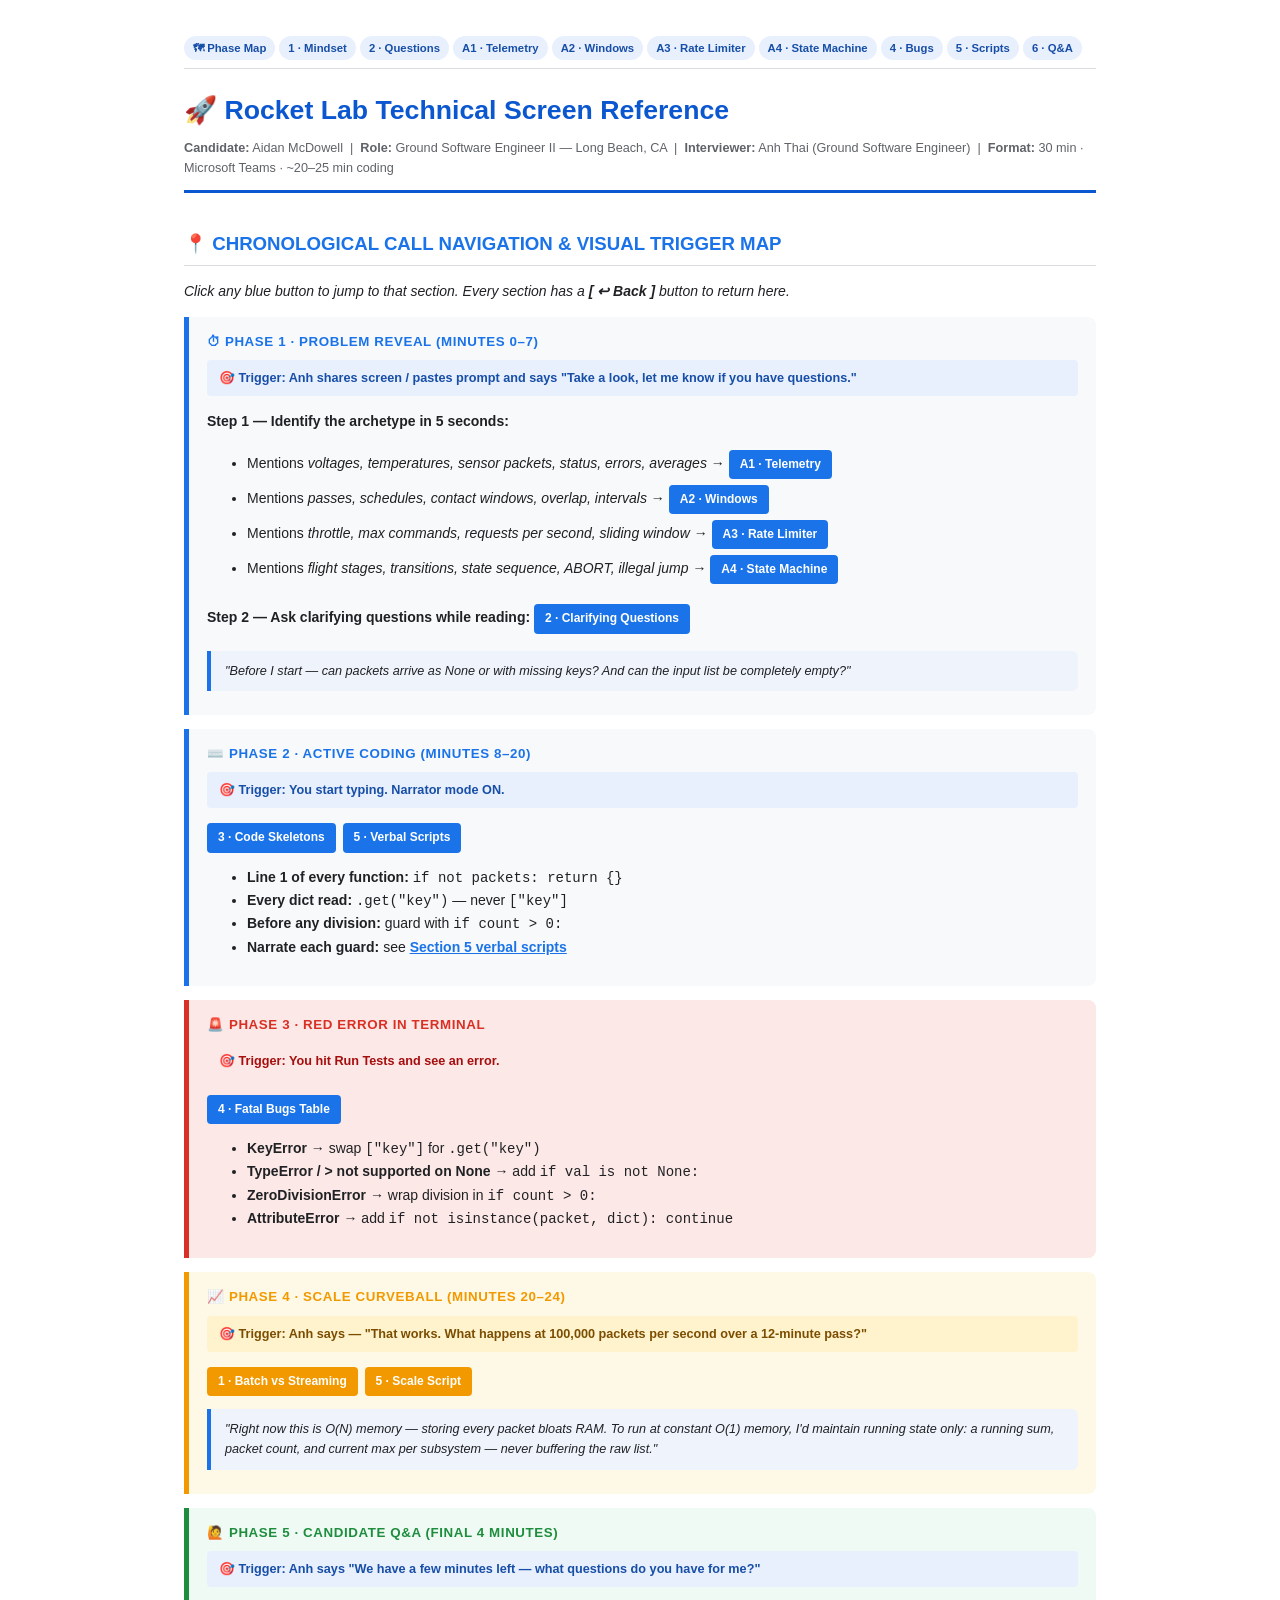
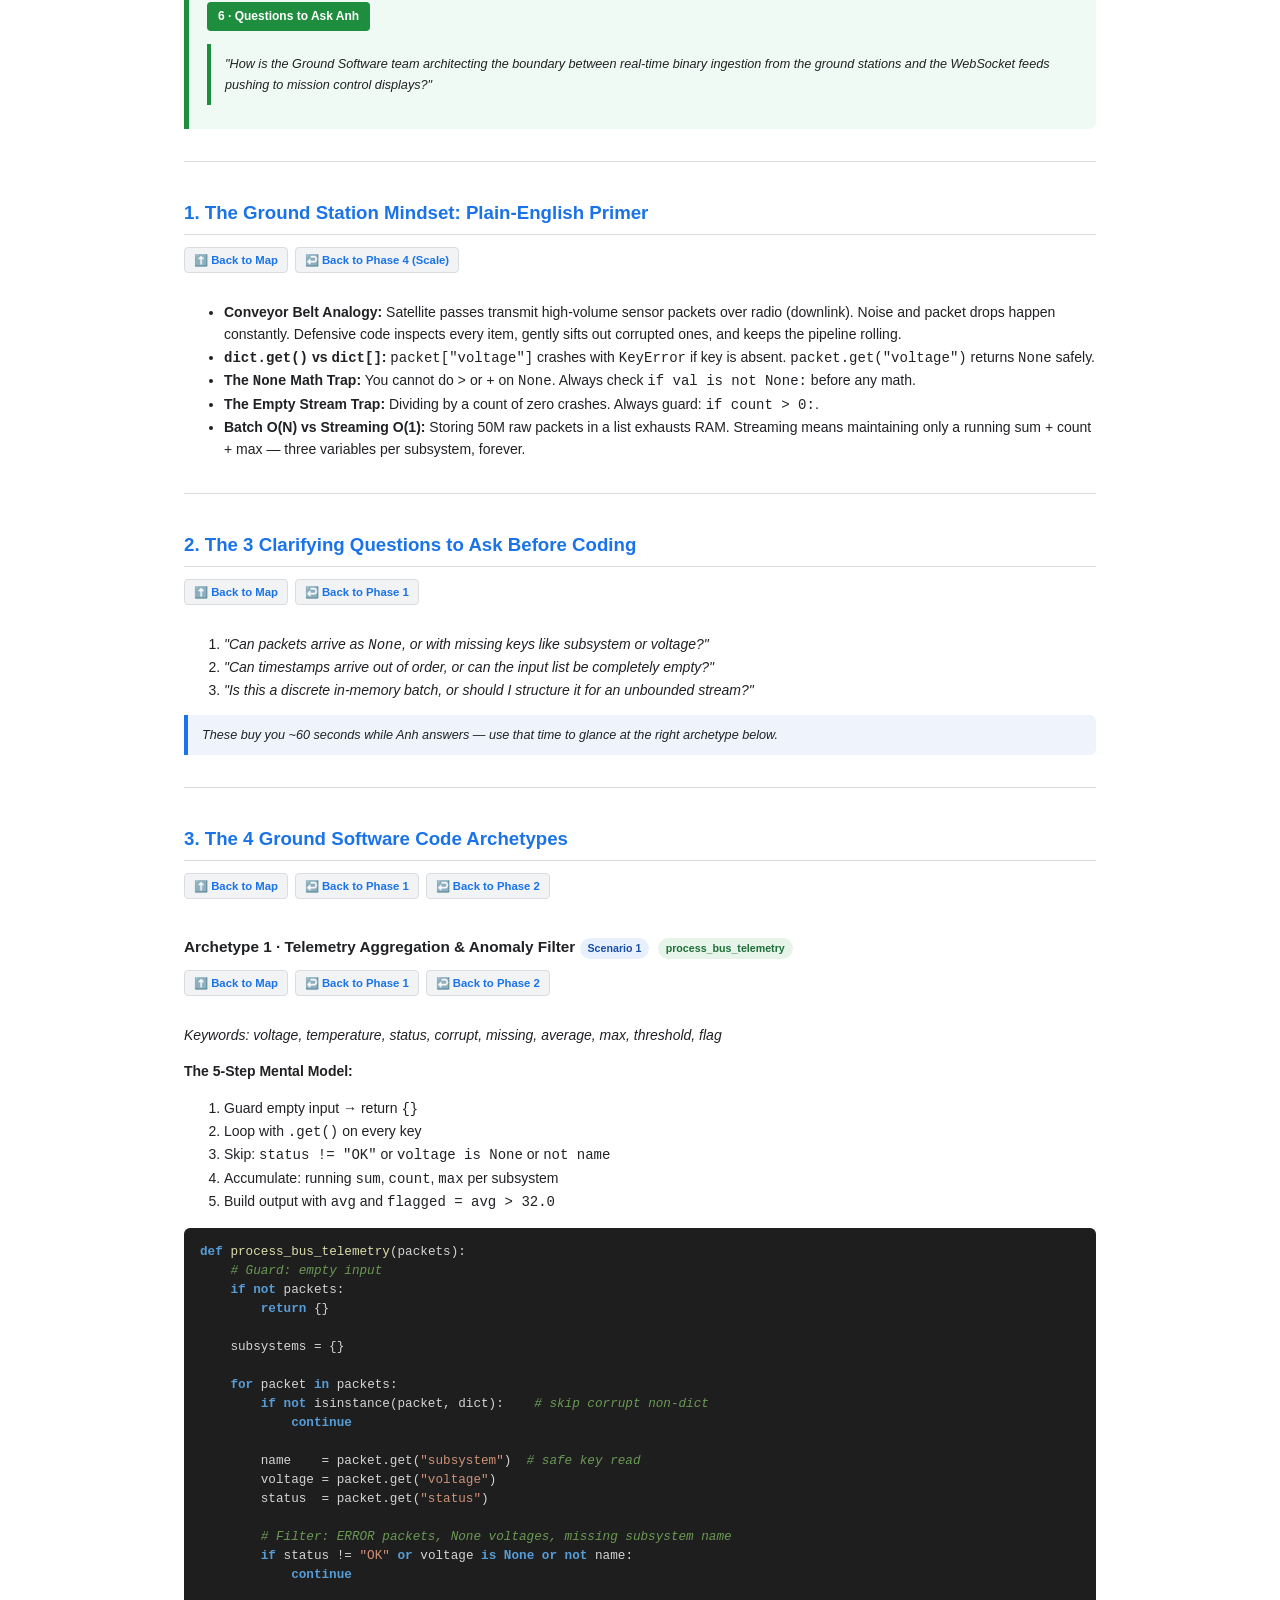
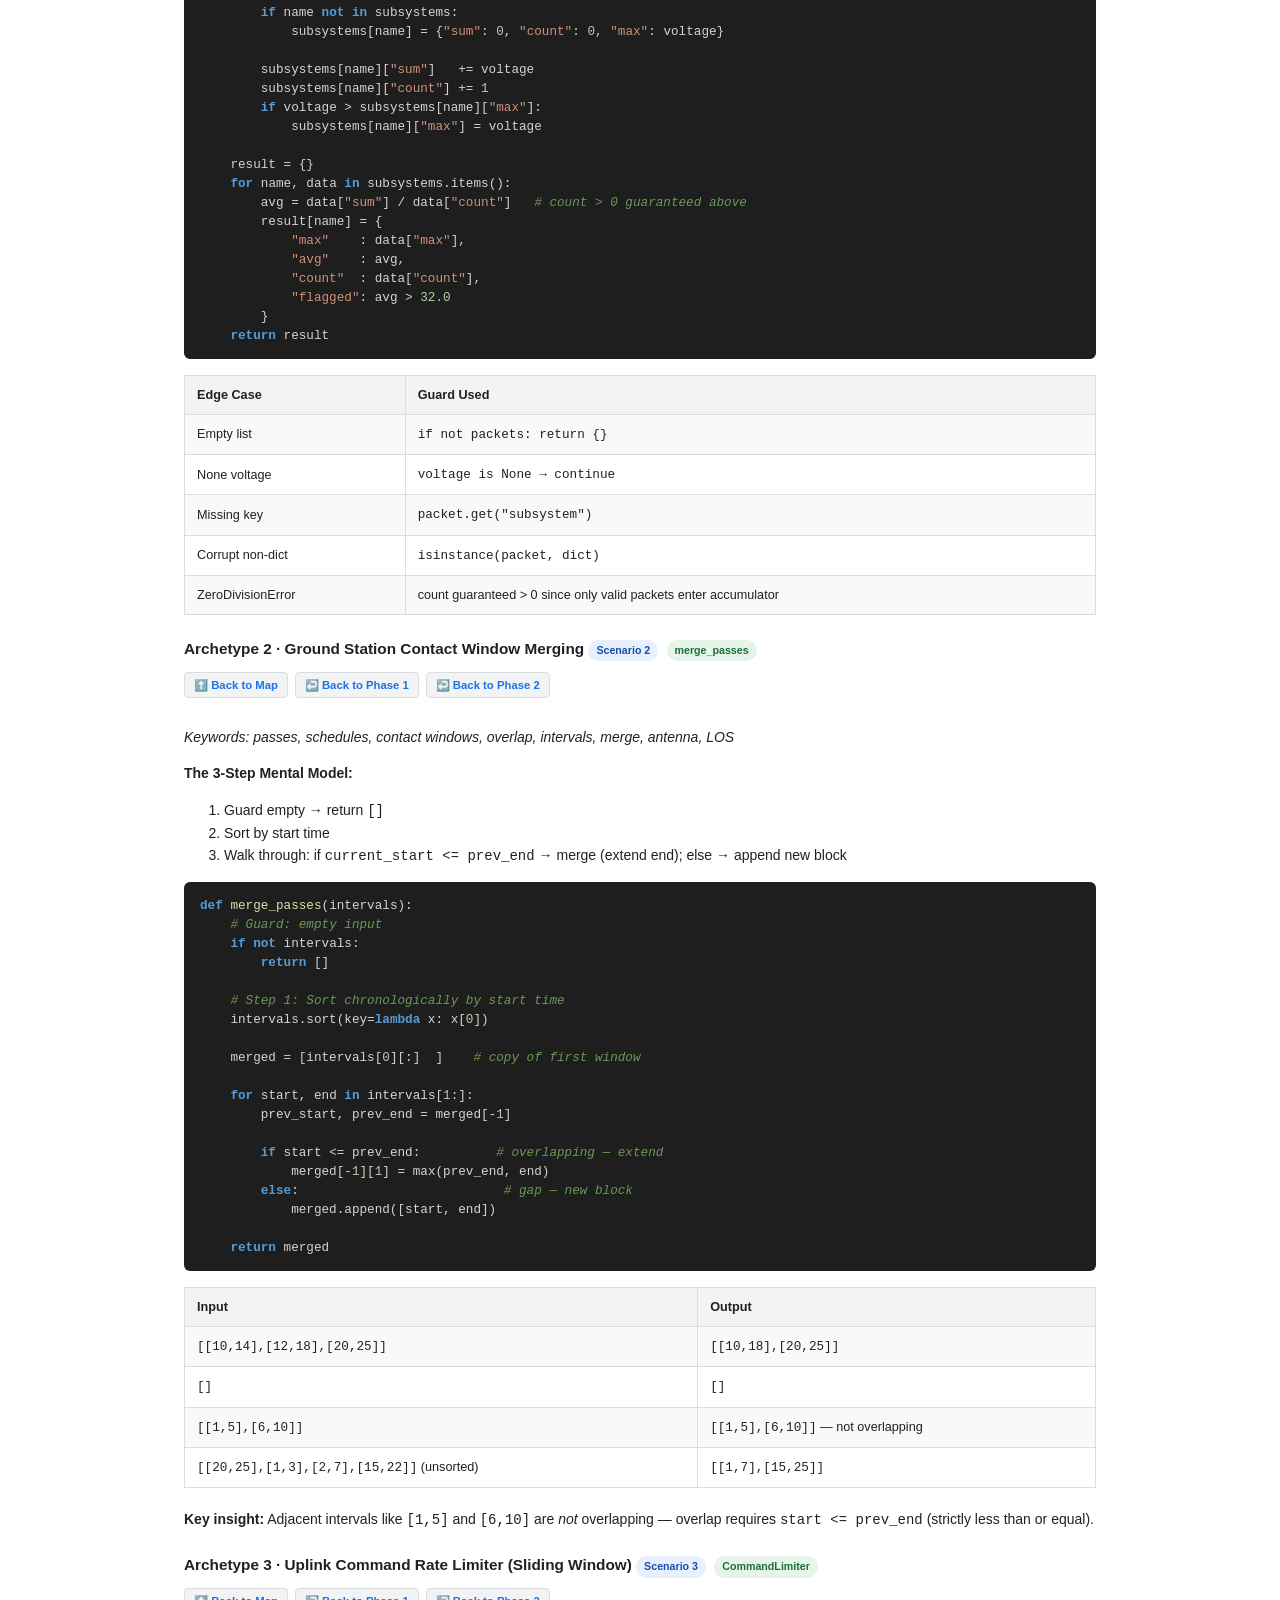
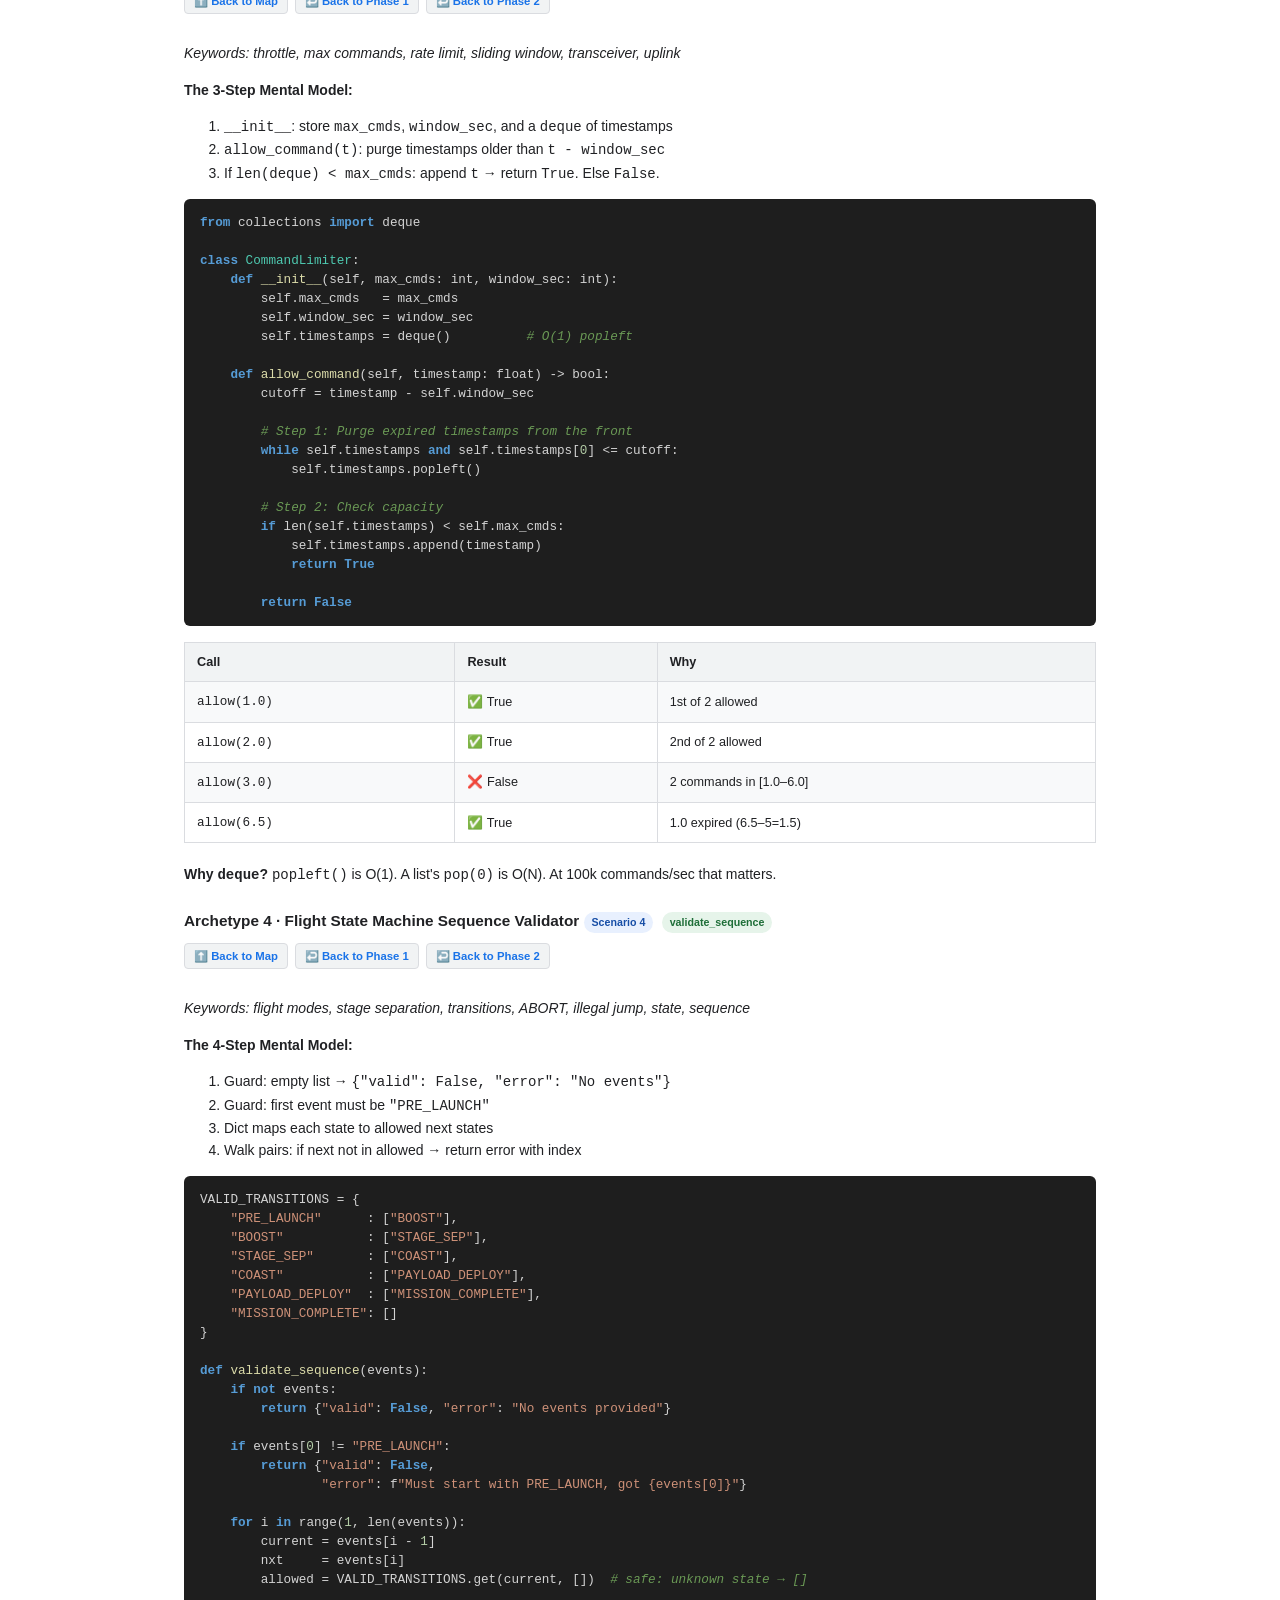
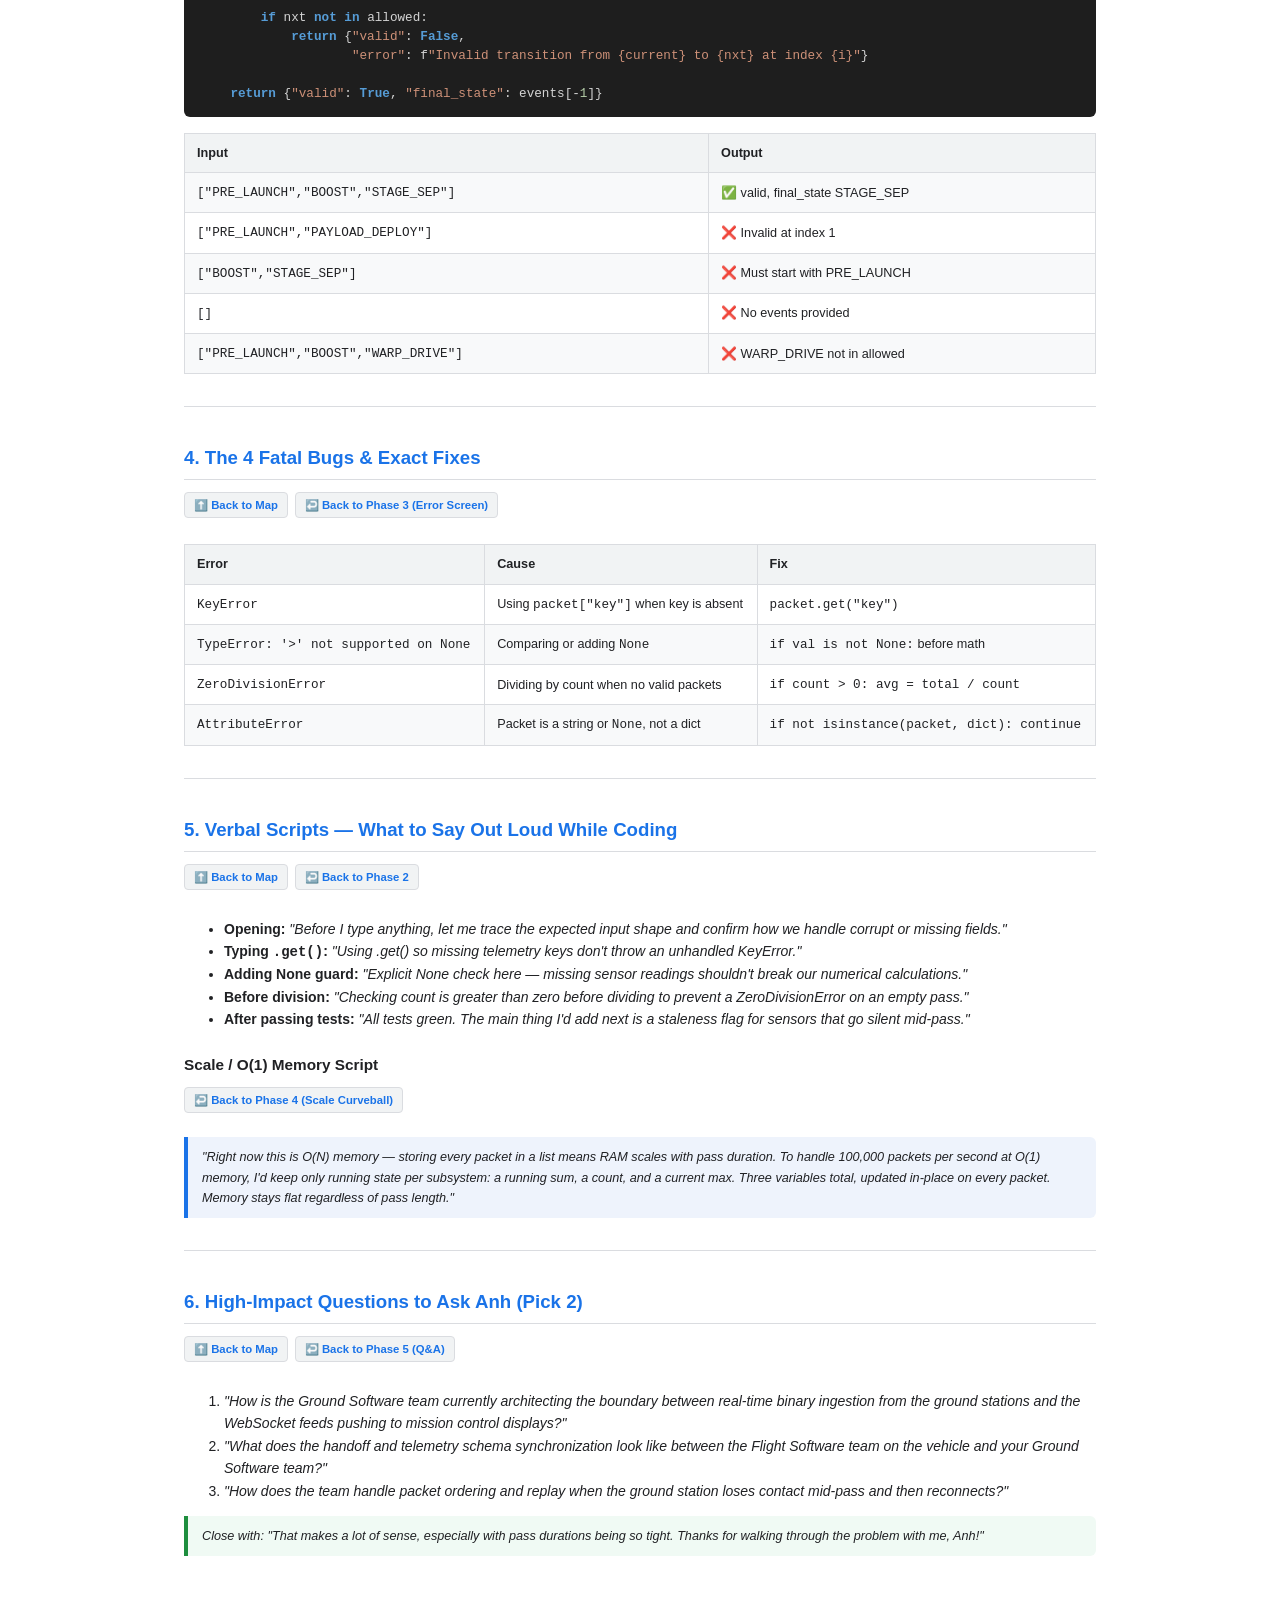
<file: rocketlab_cheatsheet.html>
<!DOCTYPE html>
<html lang="en">
<head>
<meta charset="utf-8">
<title>Rocket Lab Technical Screen — Aidan McDowell</title>
<style>
  html { scroll-behavior: smooth; }
  *, *::before, *::after { box-sizing: border-box; }
  body {
    font-family: -apple-system, BlinkMacSystemFont, "Segoe UI", Roboto, Helvetica, Arial, sans-serif;
    line-height: 1.6;
    color: #202124;
    background: #fff;
    max-width: 960px;
    margin: 0 auto;
    padding: 28px 24px 60px;
    font-size: 10.5pt;
  }

  /* ── HEADER ── */
  .doc-header {
    border-bottom: 3px solid #0b57d0;
    padding-bottom: 12px;
    margin-bottom: 20px;
  }
  .doc-header h1 {
    color: #0b57d0;
    font-size: 20pt;
    margin: 0 0 6px;
  }
  .doc-header p { margin: 0; color: #5f6368; font-size: 9.5pt; }

  /* ── HEADINGS ── */
  h2 {
    color: #1a73e8;
    font-size: 14pt;
    margin: 36px 0 8px;
    border-bottom: 1px solid #dadce0;
    padding-bottom: 6px;
  }
  h3 { color: #202124; font-size: 11.5pt; margin: 22px 0 6px; }

  /* ── PHASE BOXES ── */
  .phase-box {
    background: #f8f9fa;
    border-left: 5px solid #1a73e8;
    padding: 14px 18px;
    margin: 14px 0;
    border-radius: 0 8px 8px 0;
  }
  .phase-box.warn  { border-left-color: #f29900; background: #fef9e7; }
  .phase-box.green { border-left-color: #1e8e3e; background: #f0faf4; }
  .phase-box.red   { border-left-color: #d93025; background: #fce8e6; }

  .phase-title {
    font-weight: 700;
    font-size: 10pt;
    color: #1a73e8;
    text-transform: uppercase;
    letter-spacing: 0.6px;
    margin-bottom: 6px;
  }
  .phase-box.warn  .phase-title { color: #f29900; }
  .phase-box.green .phase-title { color: #1e8e3e; }
  .phase-box.red   .phase-title { color: #d93025; }

  .trigger {
    background: #e8f0fe;
    padding: 8px 12px;
    border-radius: 4px;
    font-weight: 600;
    color: #174ea6;
    margin: 8px 0 12px;
    display: block;
    font-size: 9.5pt;
  }
  .phase-box.warn  .trigger { background: #fef3cd; color: #7c4d00; }
  .phase-box.red   .trigger { background: #fce8e6; color: #a50e0e; }

  /* ── NAV BUTTONS ── */
  .nav-btn {
    display: inline-block;
    background: #1a73e8;
    color: #fff !important;
    font-weight: 600;
    padding: 5px 11px;
    border-radius: 4px;
    text-decoration: none;
    font-size: 9pt;
    margin: 3px 3px 3px 0;
    white-space: nowrap;
  }
  .nav-btn:hover { background: #1557b0; }
  .nav-btn.green { background: #1e8e3e; }
  .nav-btn.green:hover { background: #166130; }
  .nav-btn.orange { background: #f29900; color: #fff !important; }
  .nav-btn.orange:hover { background: #c47d00; }

  .back-btn {
    display: inline-block;
    background: #f1f3f4;
    color: #1a73e8 !important;
    border: 1px solid #dadce0;
    font-weight: 600;
    padding: 3px 9px;
    border-radius: 4px;
    text-decoration: none;
    font-size: 8.5pt;
    margin: 4px 3px 14px 0;
  }
  .back-btn:hover { background: #e8eaed; }

  .jump-link { color: #1a73e8; font-weight: 600; text-decoration: underline; }

  /* ── QUOTE BOX ── */
  .quote-box {
    background: #eef3fc;
    border-left: 4px solid #1a73e8;
    padding: 10px 14px;
    font-style: italic;
    margin: 10px 0;
    border-radius: 0 6px 6px 0;
    font-size: 9.5pt;
  }
  .quote-box.green { background: #f0faf4; border-left-color: #1e8e3e; }

  /* ── CODE BLOCKS ── */
  pre, code { font-family: "Consolas", "Courier New", monospace; }
  pre {
    background: #1e1e1e;
    color: #d4d4d4;
    padding: 14px 16px;
    border-radius: 6px;
    overflow-x: auto;
    font-size: 9.5pt;
    line-height: 1.5;
    margin: 10px 0 16px;
  }
  .kw  { color: #569cd6; font-weight: bold; }
  .str { color: #ce9178; }
  .com { color: #6a9955; font-style: italic; }
  .fn  { color: #dcdcaa; }
  .num { color: #b5cea8; }
  .cls { color: #4ec9b0; }

  /* ── TABLE ── */
  table { border-collapse: collapse; width: 100%; margin: 12px 0 20px; font-size: 9.5pt; }
  th, td { border: 1px solid #dadce0; padding: 9px 12px; text-align: left; }
  th { background: #f1f3f4; font-weight: 700; }
  tr:nth-child(even) { background: #f8f9fa; }

  /* ── PILL TAGS ── */
  .tag {
    display: inline-block;
    font-size: 8pt;
    padding: 2px 8px;
    border-radius: 100px;
    font-weight: 600;
    margin-right: 4px;
  }
  .tag-blue   { background: #e8f0fe; color: #174ea6; }
  .tag-green  { background: #e6f4ea; color: #1e6e38; }
  .tag-orange { background: #fef3cd; color: #7c4d00; }

  /* ── SECTION SEPARATOR ── */
  hr { border: none; border-top: 1px solid #dadce0; margin: 32px 0; }

  /* ── STICKY MINI-NAV ── */
  #mini-nav {
    position: sticky;
    top: 0;
    background: rgba(255,255,255,0.97);
    border-bottom: 1px solid #dadce0;
    padding: 8px 0;
    z-index: 1000;
    display: flex;
    flex-wrap: wrap;
    gap: 4px;
    margin-bottom: 20px;
  }
  #mini-nav a {
    font-size: 8.5pt;
    padding: 3px 9px;
    border-radius: 100px;
    background: #e8f0fe;
    color: #174ea6 !important;
    text-decoration: none;
    font-weight: 600;
    white-space: nowrap;
  }
  #mini-nav a:hover { background: #d2e3fc; }
</style>
</head>
<body>

<!-- ══ STICKY MINI-NAV ══ -->
<div id="mini-nav">
  <a href="#visual-map">🗺 Phase Map</a>
  <a href="#section-1">1 · Mindset</a>
  <a href="#section-2">2 · Questions</a>
  <a href="#archetype-1">A1 · Telemetry</a>
  <a href="#archetype-2">A2 · Windows</a>
  <a href="#archetype-3">A3 · Rate Limiter</a>
  <a href="#archetype-4">A4 · State Machine</a>
  <a href="#section-4">4 · Bugs</a>
  <a href="#section-5">5 · Scripts</a>
  <a href="#section-6">6 · Q&amp;A</a>
</div>

<!-- ══ HEADER ══ -->
<div class="doc-header">
  <h1>🚀 Rocket Lab Technical Screen Reference</h1>
  <p>
    <strong>Candidate:</strong> Aidan McDowell &nbsp;|&nbsp;
    <strong>Role:</strong> Ground Software Engineer II — Long Beach, CA &nbsp;|&nbsp;
    <strong>Interviewer:</strong> Anh Thai (Ground Software Engineer) &nbsp;|&nbsp;
    <strong>Format:</strong> 30 min · Microsoft Teams · ~20–25 min coding
  </p>
</div>

<!-- ══════════════════════════════════════════════════════════
     VISUAL TRIGGER MAP
══════════════════════════════════════════════════════════ -->
<h2 id="visual-map">📍 CHRONOLOGICAL CALL NAVIGATION &amp; VISUAL TRIGGER MAP</h2>
<p><em>Click any blue button to jump to that section. Every section has a <strong>[ ↩ Back ]</strong> button to return here.</em></p>

<!-- PHASE 1 -->
<div class="phase-box" id="phase-1">
  <div class="phase-title">⏱ Phase 1 · Problem Reveal (Minutes 0–7)</div>
  <div class="trigger">🎯 Trigger: Anh shares screen / pastes prompt and says "Take a look, let me know if you have questions."</div>
  <p><strong>Step 1 — Identify the archetype in 5 seconds:</strong></p>
  <ul>
    <li>Mentions <em>voltages, temperatures, sensor packets, status, errors, averages</em> →
      <a href="#archetype-1" class="nav-btn">A1 · Telemetry</a></li>
    <li>Mentions <em>passes, schedules, contact windows, overlap, intervals</em> →
      <a href="#archetype-2" class="nav-btn">A2 · Windows</a></li>
    <li>Mentions <em>throttle, max commands, requests per second, sliding window</em> →
      <a href="#archetype-3" class="nav-btn">A3 · Rate Limiter</a></li>
    <li>Mentions <em>flight stages, transitions, state sequence, ABORT, illegal jump</em> →
      <a href="#archetype-4" class="nav-btn">A4 · State Machine</a></li>
  </ul>
  <p><strong>Step 2 — Ask clarifying questions while reading:</strong>
    <a href="#section-2" class="nav-btn">2 · Clarifying Questions</a>
  </p>
  <div class="quote-box">
    "Before I start — can packets arrive as None or with missing keys? And can the input list be completely empty?"
  </div>
</div>

<!-- PHASE 2 -->
<div class="phase-box" id="phase-2">
  <div class="phase-title">⌨️ Phase 2 · Active Coding (Minutes 8–20)</div>
  <div class="trigger">🎯 Trigger: You start typing. Narrator mode ON.</div>
  <a href="#section-3" class="nav-btn">3 · Code Skeletons</a>
  <a href="#section-5" class="nav-btn">5 · Verbal Scripts</a>
  <ul style="margin-top:10px;">
    <li><strong>Line 1 of every function:</strong> <code>if not packets: return {}</code></li>
    <li><strong>Every dict read:</strong> <code>.get("key")</code> — never <code>["key"]</code></li>
    <li><strong>Before any division:</strong> guard with <code>if count &gt; 0:</code></li>
    <li><strong>Narrate each guard:</strong> see <a href="#section-5" class="jump-link">Section 5 verbal scripts</a></li>
  </ul>
</div>

<!-- PHASE 3 -->
<div class="phase-box red" id="phase-3">
  <div class="phase-title">🚨 Phase 3 · Red Error in Terminal</div>
  <div class="trigger">🎯 Trigger: You hit Run Tests and see an error.</div>
  <a href="#section-4" class="nav-btn">4 · Fatal Bugs Table</a>
  <ul style="margin-top:10px;">
    <li><strong>KeyError</strong> → swap <code>["key"]</code> for <code>.get("key")</code></li>
    <li><strong>TypeError / &gt; not supported on None</strong> → add <code>if val is not None:</code></li>
    <li><strong>ZeroDivisionError</strong> → wrap division in <code>if count &gt; 0:</code></li>
    <li><strong>AttributeError</strong> → add <code>if not isinstance(packet, dict): continue</code></li>
  </ul>
</div>

<!-- PHASE 4 -->
<div class="phase-box warn" id="phase-4">
  <div class="phase-title">📈 Phase 4 · Scale Curveball (Minutes 20–24)</div>
  <div class="trigger">🎯 Trigger: Anh says — "That works. What happens at 100,000 packets per second over a 12-minute pass?"</div>
  <a href="#section-1" class="nav-btn orange">1 · Batch vs Streaming</a>
  <a href="#section-5-scale" class="nav-btn orange">5 · Scale Script</a>
  <div class="quote-box">
    "Right now this is O(N) memory — storing every packet bloats RAM. To run at constant O(1) memory, I'd maintain running state only: a running sum, packet count, and current max per subsystem — never buffering the raw list."
  </div>
</div>

<!-- PHASE 5 -->
<div class="phase-box green" id="phase-5">
  <div class="phase-title">🙋 Phase 5 · Candidate Q&amp;A (Final 4 Minutes)</div>
  <div class="trigger">🎯 Trigger: Anh says "We have a few minutes left — what questions do you have for me?"</div>
  <a href="#section-6" class="nav-btn green">6 · Questions to Ask Anh</a>
  <div class="quote-box green">
    "How is the Ground Software team architecting the boundary between real-time binary ingestion from the ground stations and the WebSocket feeds pushing to mission control displays?"
  </div>
</div>

<hr>

<!-- ══════════════════════════════════════════════════════════
     SECTION 1 — MINDSET
══════════════════════════════════════════════════════════ -->
<h2 id="section-1">1. The Ground Station Mindset: Plain-English Primer</h2>
<a href="#visual-map" class="back-btn">⬆️ Back to Map</a>
<a href="#phase-4" class="back-btn">↩️ Back to Phase 4 (Scale)</a>

<ul>
  <li><strong>Conveyor Belt Analogy:</strong> Satellite passes transmit high-volume sensor packets over radio (downlink). Noise and packet drops happen constantly. Defensive code inspects every item, gently sifts out corrupted ones, and keeps the pipeline rolling.</li>
  <li><strong><code>dict.get()</code> vs <code>dict[]</code>:</strong> <code>packet["voltage"]</code> crashes with <code>KeyError</code> if key is absent. <code>packet.get("voltage")</code> returns <code>None</code> safely.</li>
  <li><strong>The <code>None</code> Math Trap:</strong> You cannot do <code>&gt;</code> or <code>+</code> on <code>None</code>. Always check <code>if val is not None:</code> before any math.</li>
  <li><strong>The Empty Stream Trap:</strong> Dividing by a count of zero crashes. Always guard: <code>if count &gt; 0:</code>.</li>
  <li><strong>Batch O(N) vs Streaming O(1):</strong> Storing 50M raw packets in a list exhausts RAM. Streaming means maintaining only a running sum + count + max — three variables per subsystem, forever.</li>
</ul>

<hr>

<!-- ══════════════════════════════════════════════════════════
     SECTION 2 — CLARIFYING QUESTIONS
══════════════════════════════════════════════════════════ -->
<h2 id="section-2">2. The 3 Clarifying Questions to Ask Before Coding</h2>
<a href="#visual-map" class="back-btn">⬆️ Back to Map</a>
<a href="#phase-1" class="back-btn">↩️ Back to Phase 1</a>

<ol>
  <li><em>"Can packets arrive as <code>None</code>, or with missing keys like subsystem or voltage?"</em></li>
  <li><em>"Can timestamps arrive out of order, or can the input list be completely empty?"</em></li>
  <li><em>"Is this a discrete in-memory batch, or should I structure it for an unbounded stream?"</em></li>
</ol>
<div class="quote-box">These buy you ~60 seconds while Anh answers — use that time to glance at the right archetype below.</div>

<hr>

<!-- ══════════════════════════════════════════════════════════
     SECTION 3 — 4 ARCHETYPES
══════════════════════════════════════════════════════════ -->
<h2 id="section-3">3. The 4 Ground Software Code Archetypes</h2>
<a href="#visual-map" class="back-btn">⬆️ Back to Map</a>
<a href="#phase-1" class="back-btn">↩️ Back to Phase 1</a>
<a href="#phase-2" class="back-btn">↩️ Back to Phase 2</a>

<!-- ─────────────────────────────────────────────
     ARCHETYPE 1
───────────────────────────────────────────── -->
<h3 id="archetype-1">
  Archetype 1 · Telemetry Aggregation &amp; Anomaly Filter
  <span class="tag tag-blue">Scenario 1</span>
  <span class="tag tag-green">process_bus_telemetry</span>
</h3>
<a href="#visual-map" class="back-btn">⬆️ Back to Map</a>
<a href="#phase-1" class="back-btn">↩️ Back to Phase 1</a>
<a href="#phase-2" class="back-btn">↩️ Back to Phase 2</a>

<p><em>Keywords: voltage, temperature, status, corrupt, missing, average, max, threshold, flag</em></p>

<p><strong>The 5-Step Mental Model:</strong></p>
<ol>
  <li>Guard empty input → return <code>{}</code></li>
  <li>Loop with <code>.get()</code> on every key</li>
  <li>Skip: <code>status != "OK"</code> or <code>voltage is None</code> or <code>not name</code></li>
  <li>Accumulate: running <code>sum</code>, <code>count</code>, <code>max</code> per subsystem</li>
  <li>Build output with <code>avg</code> and <code>flagged = avg &gt; 32.0</code></li>
</ol>

<pre><code><span class="kw">def</span> <span class="fn">process_bus_telemetry</span>(packets):
    <span class="com"># Guard: empty input</span>
    <span class="kw">if not</span> packets:
        <span class="kw">return</span> {}

    subsystems = {}

    <span class="kw">for</span> packet <span class="kw">in</span> packets:
        <span class="kw">if not</span> isinstance(packet, dict):    <span class="com"># skip corrupt non-dict</span>
            <span class="kw">continue</span>

        name    = packet.get(<span class="str">"subsystem"</span>)  <span class="com"># safe key read</span>
        voltage = packet.get(<span class="str">"voltage"</span>)
        status  = packet.get(<span class="str">"status"</span>)

        <span class="com"># Filter: ERROR packets, None voltages, missing subsystem name</span>
        <span class="kw">if</span> status != <span class="str">"OK"</span> <span class="kw">or</span> voltage <span class="kw">is None or not</span> name:
            <span class="kw">continue</span>

        <span class="kw">if</span> name <span class="kw">not in</span> subsystems:
            subsystems[name] = {<span class="str">"sum"</span>: <span class="num">0</span>, <span class="str">"count"</span>: <span class="num">0</span>, <span class="str">"max"</span>: voltage}

        subsystems[name][<span class="str">"sum"</span>]   += voltage
        subsystems[name][<span class="str">"count"</span>] += <span class="num">1</span>
        <span class="kw">if</span> voltage &gt; subsystems[name][<span class="str">"max"</span>]:
            subsystems[name][<span class="str">"max"</span>] = voltage

    result = {}
    <span class="kw">for</span> name, data <span class="kw">in</span> subsystems.items():
        avg = data[<span class="str">"sum"</span>] / data[<span class="str">"count"</span>]   <span class="com"># count &gt; 0 guaranteed above</span>
        result[name] = {
            <span class="str">"max"</span>    : data[<span class="str">"max"</span>],
            <span class="str">"avg"</span>    : avg,
            <span class="str">"count"</span>  : data[<span class="str">"count"</span>],
            <span class="str">"flagged"</span>: avg &gt; <span class="num">32.0</span>
        }
    <span class="kw">return</span> result</code></pre>

<table>
  <tr><th>Edge Case</th><th>Guard Used</th></tr>
  <tr><td>Empty list</td><td><code>if not packets: return {}</code></td></tr>
  <tr><td>None voltage</td><td><code>voltage is None → continue</code></td></tr>
  <tr><td>Missing key</td><td><code>packet.get("subsystem")</code></td></tr>
  <tr><td>Corrupt non-dict</td><td><code>isinstance(packet, dict)</code></td></tr>
  <tr><td>ZeroDivisionError</td><td>count guaranteed &gt; 0 since only valid packets enter accumulator</td></tr>
</table>

<!-- ─────────────────────────────────────────────
     ARCHETYPE 2
───────────────────────────────────────────── -->
<h3 id="archetype-2">
  Archetype 2 · Ground Station Contact Window Merging
  <span class="tag tag-blue">Scenario 2</span>
  <span class="tag tag-green">merge_passes</span>
</h3>
<a href="#visual-map" class="back-btn">⬆️ Back to Map</a>
<a href="#phase-1" class="back-btn">↩️ Back to Phase 1</a>
<a href="#phase-2" class="back-btn">↩️ Back to Phase 2</a>

<p><em>Keywords: passes, schedules, contact windows, overlap, intervals, merge, antenna, LOS</em></p>

<p><strong>The 3-Step Mental Model:</strong></p>
<ol>
  <li>Guard empty → return <code>[]</code></li>
  <li>Sort by start time</li>
  <li>Walk through: if <code>current_start &lt;= prev_end</code> → merge (extend end); else → append new block</li>
</ol>

<pre><code><span class="kw">def</span> <span class="fn">merge_passes</span>(intervals):
    <span class="com"># Guard: empty input</span>
    <span class="kw">if not</span> intervals:
        <span class="kw">return</span> []

    <span class="com"># Step 1: Sort chronologically by start time</span>
    intervals.sort(key=<span class="kw">lambda</span> x: x[<span class="num">0</span>])

    merged = [intervals[<span class="num">0</span>][:]  ]    <span class="com"># copy of first window</span>

    <span class="kw">for</span> start, end <span class="kw">in</span> intervals[<span class="num">1</span>:]:
        prev_start, prev_end = merged[-<span class="num">1</span>]

        <span class="kw">if</span> start &lt;= prev_end:          <span class="com"># overlapping — extend</span>
            merged[-<span class="num">1</span>][<span class="num">1</span>] = max(prev_end, end)
        <span class="kw">else</span>:                           <span class="com"># gap — new block</span>
            merged.append([start, end])

    <span class="kw">return</span> merged</code></pre>

<table>
  <tr><th>Input</th><th>Output</th></tr>
  <tr><td><code>[[10,14],[12,18],[20,25]]</code></td><td><code>[[10,18],[20,25]]</code></td></tr>
  <tr><td><code>[]</code></td><td><code>[]</code></td></tr>
  <tr><td><code>[[1,5],[6,10]]</code></td><td><code>[[1,5],[6,10]]</code> — not overlapping</td></tr>
  <tr><td><code>[[20,25],[1,3],[2,7],[15,22]]</code> (unsorted)</td><td><code>[[1,7],[15,25]]</code></td></tr>
</table>

<p><strong>Key insight:</strong> Adjacent intervals like <code>[1,5]</code> and <code>[6,10]</code> are <em>not</em> overlapping — overlap requires <code>start &lt;= prev_end</code> (strictly less than or equal).</p>

<!-- ─────────────────────────────────────────────
     ARCHETYPE 3
───────────────────────────────────────────── -->
<h3 id="archetype-3">
  Archetype 3 · Uplink Command Rate Limiter (Sliding Window)
  <span class="tag tag-blue">Scenario 3</span>
  <span class="tag tag-green">CommandLimiter</span>
</h3>
<a href="#visual-map" class="back-btn">⬆️ Back to Map</a>
<a href="#phase-1" class="back-btn">↩️ Back to Phase 1</a>
<a href="#phase-2" class="back-btn">↩️ Back to Phase 2</a>

<p><em>Keywords: throttle, max commands, rate limit, sliding window, transceiver, uplink</em></p>

<p><strong>The 3-Step Mental Model:</strong></p>
<ol>
  <li><code>__init__</code>: store <code>max_cmds</code>, <code>window_sec</code>, and a <code>deque</code> of timestamps</li>
  <li><code>allow_command(t)</code>: purge timestamps older than <code>t - window_sec</code></li>
  <li>If <code>len(deque) &lt; max_cmds</code>: append <code>t</code> → return <code>True</code>. Else <code>False</code>.</li>
</ol>

<pre><code><span class="kw">from</span> collections <span class="kw">import</span> deque

<span class="kw">class</span> <span class="cls">CommandLimiter</span>:
    <span class="kw">def</span> <span class="fn">__init__</span>(self, max_cmds: int, window_sec: int):
        self.max_cmds   = max_cmds
        self.window_sec = window_sec
        self.timestamps = deque()          <span class="com"># O(1) popleft</span>

    <span class="kw">def</span> <span class="fn">allow_command</span>(self, timestamp: float) -&gt; bool:
        cutoff = timestamp - self.window_sec

        <span class="com"># Step 1: Purge expired timestamps from the front</span>
        <span class="kw">while</span> self.timestamps <span class="kw">and</span> self.timestamps[<span class="num">0</span>] &lt;= cutoff:
            self.timestamps.popleft()

        <span class="com"># Step 2: Check capacity</span>
        <span class="kw">if</span> len(self.timestamps) &lt; self.max_cmds:
            self.timestamps.append(timestamp)
            <span class="kw">return True</span>

        <span class="kw">return False</span></code></pre>

<table>
  <tr><th>Call</th><th>Result</th><th>Why</th></tr>
  <tr><td><code>allow(1.0)</code></td><td>✅ True</td><td>1st of 2 allowed</td></tr>
  <tr><td><code>allow(2.0)</code></td><td>✅ True</td><td>2nd of 2 allowed</td></tr>
  <tr><td><code>allow(3.0)</code></td><td>❌ False</td><td>2 commands in [1.0–6.0]</td></tr>
  <tr><td><code>allow(6.5)</code></td><td>✅ True</td><td>1.0 expired (6.5–5=1.5)</td></tr>
</table>

<p><strong>Why <code>deque</code>?</strong> <code>popleft()</code> is O(1). A list's <code>pop(0)</code> is O(N). At 100k commands/sec that matters.</p>

<!-- ─────────────────────────────────────────────
     ARCHETYPE 4
───────────────────────────────────────────── -->
<h3 id="archetype-4">
  Archetype 4 · Flight State Machine Sequence Validator
  <span class="tag tag-blue">Scenario 4</span>
  <span class="tag tag-green">validate_sequence</span>
</h3>
<a href="#visual-map" class="back-btn">⬆️ Back to Map</a>
<a href="#phase-1" class="back-btn">↩️ Back to Phase 1</a>
<a href="#phase-2" class="back-btn">↩️ Back to Phase 2</a>

<p><em>Keywords: flight modes, stage separation, transitions, ABORT, illegal jump, state, sequence</em></p>

<p><strong>The 4-Step Mental Model:</strong></p>
<ol>
  <li>Guard: empty list → <code>{"valid": False, "error": "No events"}</code></li>
  <li>Guard: first event must be <code>"PRE_LAUNCH"</code></li>
  <li>Dict maps each state to allowed next states</li>
  <li>Walk pairs: if next not in allowed → return error with index</li>
</ol>

<pre><code>VALID_TRANSITIONS = {
    <span class="str">"PRE_LAUNCH"</span>      : [<span class="str">"BOOST"</span>],
    <span class="str">"BOOST"</span>           : [<span class="str">"STAGE_SEP"</span>],
    <span class="str">"STAGE_SEP"</span>       : [<span class="str">"COAST"</span>],
    <span class="str">"COAST"</span>           : [<span class="str">"PAYLOAD_DEPLOY"</span>],
    <span class="str">"PAYLOAD_DEPLOY"</span>  : [<span class="str">"MISSION_COMPLETE"</span>],
    <span class="str">"MISSION_COMPLETE"</span>: []
}

<span class="kw">def</span> <span class="fn">validate_sequence</span>(events):
    <span class="kw">if not</span> events:
        <span class="kw">return</span> {<span class="str">"valid"</span>: <span class="kw">False</span>, <span class="str">"error"</span>: <span class="str">"No events provided"</span>}

    <span class="kw">if</span> events[<span class="num">0</span>] != <span class="str">"PRE_LAUNCH"</span>:
        <span class="kw">return</span> {<span class="str">"valid"</span>: <span class="kw">False</span>,
                <span class="str">"error"</span>: f<span class="str">"Must start with PRE_LAUNCH, got {events[0]}"</span>}

    <span class="kw">for</span> i <span class="kw">in</span> range(<span class="num">1</span>, len(events)):
        current = events[i - <span class="num">1</span>]
        nxt     = events[i]
        allowed = VALID_TRANSITIONS.get(current, [])  <span class="com"># safe: unknown state → []</span>

        <span class="kw">if</span> nxt <span class="kw">not in</span> allowed:
            <span class="kw">return</span> {<span class="str">"valid"</span>: <span class="kw">False</span>,
                    <span class="str">"error"</span>: f<span class="str">"Invalid transition from {current} to {nxt} at index {i}"</span>}

    <span class="kw">return</span> {<span class="str">"valid"</span>: <span class="kw">True</span>, <span class="str">"final_state"</span>: events[-<span class="num">1</span>]}</code></pre>

<table>
  <tr><th>Input</th><th>Output</th></tr>
  <tr><td><code>["PRE_LAUNCH","BOOST","STAGE_SEP"]</code></td><td>✅ valid, final_state STAGE_SEP</td></tr>
  <tr><td><code>["PRE_LAUNCH","PAYLOAD_DEPLOY"]</code></td><td>❌ Invalid at index 1</td></tr>
  <tr><td><code>["BOOST","STAGE_SEP"]</code></td><td>❌ Must start with PRE_LAUNCH</td></tr>
  <tr><td><code>[]</code></td><td>❌ No events provided</td></tr>
  <tr><td><code>["PRE_LAUNCH","BOOST","WARP_DRIVE"]</code></td><td>❌ WARP_DRIVE not in allowed</td></tr>
</table>

<hr>

<!-- ══════════════════════════════════════════════════════════
     SECTION 4 — FATAL BUGS
══════════════════════════════════════════════════════════ -->
<h2 id="section-4">4. The 4 Fatal Bugs &amp; Exact Fixes</h2>
<a href="#visual-map" class="back-btn">⬆️ Back to Map</a>
<a href="#phase-3" class="back-btn">↩️ Back to Phase 3 (Error Screen)</a>

<table>
  <thead>
    <tr><th>Error</th><th>Cause</th><th>Fix</th></tr>
  </thead>
  <tbody>
    <tr>
      <td><code>KeyError</code></td>
      <td>Using <code>packet["key"]</code> when key is absent</td>
      <td><code>packet.get("key")</code></td>
    </tr>
    <tr>
      <td><code>TypeError: '&gt;' not supported on None</code></td>
      <td>Comparing or adding <code>None</code></td>
      <td><code>if val is not None:</code> before math</td>
    </tr>
    <tr>
      <td><code>ZeroDivisionError</code></td>
      <td>Dividing by count when no valid packets</td>
      <td><code>if count &gt; 0: avg = total / count</code></td>
    </tr>
    <tr>
      <td><code>AttributeError</code></td>
      <td>Packet is a string or <code>None</code>, not a dict</td>
      <td><code>if not isinstance(packet, dict): continue</code></td>
    </tr>
  </tbody>
</table>

<hr>

<!-- ══════════════════════════════════════════════════════════
     SECTION 5 — VERBAL SCRIPTS
══════════════════════════════════════════════════════════ -->
<h2 id="section-5">5. Verbal Scripts — What to Say Out Loud While Coding</h2>
<a href="#visual-map" class="back-btn">⬆️ Back to Map</a>
<a href="#phase-2" class="back-btn">↩️ Back to Phase 2</a>

<ul>
  <li><strong>Opening:</strong> <em>"Before I type anything, let me trace the expected input shape and confirm how we handle corrupt or missing fields."</em></li>
  <li><strong>Typing <code>.get()</code>:</strong> <em>"Using .get() so missing telemetry keys don't throw an unhandled KeyError."</em></li>
  <li><strong>Adding None guard:</strong> <em>"Explicit None check here — missing sensor readings shouldn't break our numerical calculations."</em></li>
  <li><strong>Before division:</strong> <em>"Checking count is greater than zero before dividing to prevent a ZeroDivisionError on an empty pass."</em></li>
  <li><strong>After passing tests:</strong> <em>"All tests green. The main thing I'd add next is a staleness flag for sensors that go silent mid-pass."</em></li>
</ul>

<h3 id="section-5-scale">Scale / O(1) Memory Script</h3>
<a href="#phase-4" class="back-btn">↩️ Back to Phase 4 (Scale Curveball)</a>
<div class="quote-box">
  "Right now this is O(N) memory — storing every packet in a list means RAM scales with pass duration. To handle 100,000 packets per second at O(1) memory, I'd keep only running state per subsystem: a running sum, a count, and a current max. Three variables total, updated in-place on every packet. Memory stays flat regardless of pass length."
</div>

<hr>

<!-- ══════════════════════════════════════════════════════════
     SECTION 6 — QUESTIONS FOR ANH
══════════════════════════════════════════════════════════ -->
<h2 id="section-6">6. High-Impact Questions to Ask Anh (Pick 2)</h2>
<a href="#visual-map" class="back-btn">⬆️ Back to Map</a>
<a href="#phase-5" class="back-btn">↩️ Back to Phase 5 (Q&amp;A)</a>

<ol>
  <li><em>"How is the Ground Software team currently architecting the boundary between real-time binary ingestion from the ground stations and the WebSocket feeds pushing to mission control displays?"</em></li>
  <li><em>"What does the handoff and telemetry schema synchronization look like between the Flight Software team on the vehicle and your Ground Software team?"</em></li>
  <li><em>"How does the team handle packet ordering and replay when the ground station loses contact mid-pass and then reconnects?"</em></li>
</ol>

<div class="quote-box green">
  Close with: <em>"That makes a lot of sense, especially with pass durations being so tight. Thanks for walking through the problem with me, Anh!"</em>
</div>

</body>
</html>
</file>
<file: orca-styles.css>
/* ===================================================================
   SPA ORCA TACTICAL C5ISR CONSOLE — orca-styles.css
   Systems Planning and Analysis | SLA Division | ORCA Group
   Classification: UNCLASSIFIED // MODELING & SIMULATION DEMO
=================================================================== */

@import url('https://fonts.googleapis.com/css2?family=Inter:wght@300;400;500;600;700&family=JetBrains+Mono:wght@400;500;700&family=Share+Tech+Mono&display=swap');

/* ── RESET & ROOT ── */
*, *::before, *::after { box-sizing: border-box; margin: 0; padding: 0; }

:root {
  --bg-void:      #040810;
  --bg-deep:      #070d1a;
  --bg-panel:     #0b1525;
  --bg-panel2:    #0f1e35;
  --bg-input:     #081320;
  --bg-card:      #0d1a2e;
  --border:       rgba(0, 163, 224, 0.15);
  --border-md:    rgba(0, 163, 224, 0.30);
  --border-hi:    rgba(0, 163, 224, 0.55);
  --spa-cyan:     #00a3e0;
  --spa-cyan-dim: rgba(0, 163, 224, 0.20);
  --spa-cyan-glow:0 0 22px rgba(0, 163, 224, 0.40);
  --amber:        #f59e0b;
  --amber-dim:    rgba(245, 158, 11, 0.18);
  --hostile-red:  #ef4444;
  --hostile-dim:  rgba(239, 68, 68, 0.18);
  --friendly-blue:#3b82f6;
  --friendly-dim: rgba(59, 130, 246, 0.18);
  --neutral-green:#22c55e;
  --neutral-dim:  rgba(34, 197, 94, 0.15);
  --purple:       #a855f7;
  --text-primary: #e0eeff;
  --text-secondary:#7aa3c8;
  --text-dim:     #3a5878;
  --text-mono:    #b8d4f0;
  --font-ui:      'Inter', system-ui, sans-serif;
  --font-mono:    'JetBrains Mono', 'Share Tech Mono', monospace;
  --radius:       10px;
  --radius-sm:    6px;
  --radar-bg:     #020912;
}

html, body { height: 100%; background: var(--bg-void); color: var(--text-primary); font-family: var(--font-ui); overflow: hidden; }

::-webkit-scrollbar { width: 5px; height: 5px; }
::-webkit-scrollbar-track { background: var(--bg-deep); }
::-webkit-scrollbar-thumb { background: var(--border-md); border-radius: 3px; }
::-webkit-scrollbar-thumb:hover { background: var(--spa-cyan); }

/* ── SCREENS ── */
.screen { position: fixed; inset: 0; opacity: 0; pointer-events: none; transition: opacity 0.5s ease; overflow: hidden; }
.screen.active { opacity: 1; pointer-events: all; }

/* ===================================================================
   LAUNCHER SCREEN
=================================================================== */
.launcher-bg {
  position: absolute; inset: 0; z-index: 0;
  background: radial-gradient(ellipse 80% 70% at 50% 20%, rgba(0,163,224,0.08) 0%, transparent 60%),
              radial-gradient(ellipse 60% 50% at 80% 80%, rgba(59,130,246,0.06) 0%, transparent 50%),
              var(--bg-void);
}
.scan-lines {
  position: absolute; inset: 0; pointer-events: none; z-index: 1;
  background: repeating-linear-gradient(0deg, transparent, transparent 2px, rgba(0,163,224,0.025) 2px, rgba(0,163,224,0.025) 4px);
}
.launcher-content { position: relative; z-index: 2; display: flex; flex-direction: column; align-items: center; justify-content: center; height: 100%; padding: 40px 24px; }

.classif-banner {
  font-family: var(--font-mono); font-size: 10px; letter-spacing: 2px; text-transform: uppercase;
  color: var(--amber); border: 1px solid var(--amber-dim); padding: 4px 16px; border-radius: 3px; margin-bottom: 32px;
  background: var(--amber-dim); animation: pulse-banner 3s ease-in-out infinite;
}
@keyframes pulse-banner { 0%, 100% { opacity: 0.8; } 50% { opacity: 1; box-shadow: 0 0 12px var(--amber-dim); } }

.spa-logo { display: flex; align-items: center; gap: 16px; margin-bottom: 8px; }
.spa-emblem {
  width: 64px; height: 64px; border-radius: 50%;
  background: conic-gradient(from 180deg, var(--spa-cyan), #1d4ed8, var(--spa-cyan));
  display: flex; align-items: center; justify-content: center;
  box-shadow: var(--spa-cyan-glow), inset 0 0 20px rgba(0,163,224,0.1);
  animation: emblem-spin 25s linear infinite; position: relative;
}
@keyframes emblem-spin { to { transform: rotate(360deg); } }
.spa-emblem-inner {
  position: absolute; inset: 4px; border-radius: 50%; background: var(--bg-deep);
  display: flex; align-items: center; justify-content: center; font-size: 24px;
  animation: emblem-spin 25s linear infinite reverse;
}
.spa-org { display: flex; flex-direction: column; }
.spa-name { font-size: 22px; font-weight: 700; letter-spacing: 3px; color: var(--spa-cyan); text-transform: uppercase; text-shadow: 0 0 20px rgba(0,163,224,0.5); }
.spa-division { font-size: 11px; color: var(--text-secondary); letter-spacing: 2px; text-transform: uppercase; margin-top: 3px; }

.launcher-title { font-size: 38px; font-weight: 300; text-align: center; margin: 20px 0 8px; line-height: 1.2; letter-spacing: -0.5px; }
.launcher-title strong { font-weight: 700; color: var(--spa-cyan); }
.launcher-subtitle { font-size: 13px; color: var(--text-secondary); text-align: center; max-width: 560px; margin-bottom: 40px; line-height: 1.8; }

.mission-grid { display: grid; grid-template-columns: 1fr 1fr; gap: 20px; max-width: 800px; width: 100%; }
.mission-card {
  background: var(--bg-card); border: 1px solid var(--border); border-radius: var(--radius);
  padding: 28px 24px; cursor: pointer; transition: all 0.3s ease; position: relative;
  overflow: hidden; text-decoration: none; display: block;
}
.mission-card:hover { border-color: var(--border-hi); transform: translateY(-4px); }
.mission-card.orca-card:hover { box-shadow: 0 0 30px rgba(0,163,224,0.3); }
.mission-card.rl-card:hover   { box-shadow: 0 0 30px rgba(255,123,46,0.25); border-color: rgba(255,123,46,0.5); }
.card-badge { display: inline-block; font-family: var(--font-mono); font-size: 9px; letter-spacing: 1.5px; text-transform: uppercase; padding: 3px 8px; border-radius: 3px; margin-bottom: 14px; }
.card-badge.spa { background: var(--spa-cyan-dim); color: var(--spa-cyan); border: 1px solid rgba(0,163,224,0.3); }
.card-badge.rl  { background: rgba(255,123,46,0.15); color: #ff7b2e; border: 1px solid rgba(255,123,46,0.3); }
.card-icon  { font-size: 38px; margin-bottom: 12px; display: block; }
.card-title { font-size: 17px; font-weight: 700; margin-bottom: 6px; }
.card-desc  { font-size: 12px; color: var(--text-secondary); line-height: 1.7; }
.card-arrow { position: absolute; bottom: 20px; right: 20px; font-size: 20px; color: var(--text-dim); transition: all 0.3s ease; }
.mission-card:hover .card-arrow { color: var(--spa-cyan); transform: translateX(4px); }
.mission-card.rl-card:hover .card-arrow { color: #ff7b2e; }

/* ===================================================================
   ORCA CONSOLE — 4-PANEL GRID & VIEW MODES
=================================================================== */
#screen-orca {
  display: grid;
  grid-template-rows: 48px 1fr 340px;
  grid-template-columns: 260px 1fr 280px;
  grid-template-areas: "header header header" "tracks radar threat" "bottom bottom bottom";
  overflow: hidden;
  transition: grid-template-rows 0.3s ease;
}

/* View Mode 1: Split View (50% radar, 50% bottom panel) */
#screen-orca.view-split {
  grid-template-rows: 48px 1fr 52vh;
}

/* View Mode 2: Code Focus View (Compact radar, Code Lab gets majority of screen) */
#screen-orca.view-code-focus {
  grid-template-rows: 48px 170px 1fr;
}

/* HEADER */
.orca-header {
  grid-area: header;
  display: flex; align-items: center; gap: 12px;
  background: var(--bg-panel); border-bottom: 1px solid var(--border-md);
  padding: 0 14px; position: relative; z-index: 10;
}
.orca-header-logo { display: flex; align-items: center; gap: 10px; flex-shrink: 0; }
.orca-logo-text { font-size: 11px; font-weight: 700; letter-spacing: 2px; color: var(--spa-cyan); line-height: 1.2; }
.orca-logo-sub  { font-size: 9px; color: var(--text-secondary); letter-spacing: 1px; line-height: 1.2; }
.orca-divider { width: 1px; height: 28px; background: var(--border-md); flex-shrink: 0; }
.orca-classif { font-family: var(--font-mono); font-size: 9px; letter-spacing: 1.5px; color: var(--amber); background: var(--amber-dim); border: 1px solid rgba(245,158,11,0.3); padding: 2px 8px; border-radius: 3px; flex-shrink: 0; }

/* View Mode Switcher in Header */
.view-mode-group {
  display: flex; align-items: center; gap: 2px;
  background: var(--bg-input); border: 1px solid var(--border-md);
  padding: 2px; border-radius: 5px; margin-left: 8px;
}
.view-mode-btn {
  font-family: var(--font-mono); font-size: 9px; font-weight: 600;
  padding: 3px 8px; border-radius: 3px; border: none;
  background: transparent; color: var(--text-secondary); cursor: pointer;
  transition: all 0.2s ease; display: flex; align-items: center; gap: 4px;
}
.view-mode-btn:hover { color: var(--spa-cyan); }
.view-mode-btn.active {
  background: var(--spa-cyan); color: #040810; font-weight: 700;
  box-shadow: 0 0 10px rgba(0,163,224,0.4);
}

.orca-time-group { margin-left: auto; display: flex; align-items: center; gap: 10px; }
.orca-zulu { font-family: var(--font-mono); font-size: 12px; color: var(--text-mono); }
.sim-speed-controls { display: flex; gap: 3px; }
.sim-speed-btn { font-family: var(--font-mono); font-size: 10px; padding: 3px 8px; border-radius: 4px; border: 1px solid var(--border-md); background: transparent; color: var(--text-secondary); cursor: pointer; transition: all 0.2s ease; }
.sim-speed-btn:hover { border-color: var(--spa-cyan); color: var(--spa-cyan); }
.sim-speed-btn.active { background: var(--spa-cyan); color: #000; border-color: var(--spa-cyan); font-weight: 700; }
.sim-paused { background: var(--hostile-red) !important; color: #fff !important; border-color: var(--hostile-red) !important; }

/* Guide & Cheatsheet Header Buttons */
.hdr-nav-btn {
  font-size: 10px; font-family: var(--font-ui); font-weight: 600;
  padding: 4px 10px; background: transparent; border: 1px solid var(--border);
  color: var(--text-secondary); border-radius: 4px; cursor: pointer; transition: all 0.2s ease;
}
.hdr-nav-btn:hover { border-color: var(--spa-cyan); color: var(--spa-cyan); }

.hdr-guide-btn {
  font-family: var(--font-mono); font-size: 10px; font-weight: 600;
  padding: 4px 10px; background: rgba(0,163,224,0.15); border: 1px solid rgba(0,163,224,0.4);
  color: var(--spa-cyan); border-radius: 4px; cursor: pointer; transition: all 0.2s;
  display: flex; align-items: center; gap: 5px;
}
.hdr-guide-btn:hover { background: var(--spa-cyan); color: #040810; }

.hdr-cheatsheet-btn {
  font-family: var(--font-mono); font-size: 10px; font-weight: 700;
  padding: 4px 12px; background: linear-gradient(135deg, #9333ea, #a855f7);
  border: 1px solid rgba(216,180,254,0.5); color: #fff; border-radius: 4px;
  cursor: pointer; transition: all 0.2s; display: flex; align-items: center; gap: 6px;
  box-shadow: 0 0 14px rgba(168,85,247,0.35); animation: pulse-cs 2.5s infinite ease-in-out;
}
@keyframes pulse-cs { 0%,100%{ box-shadow: 0 0 10px rgba(168,85,247,0.3); } 50%{ box-shadow: 0 0 20px rgba(168,85,247,0.6); } }
.hdr-cheatsheet-btn:hover { background: #7e22ce; transform: translateY(-1px); }

/* FLOATING CHEATSHEET TAB (Fixed on right edge) */
.floating-cs-badge {
  position: fixed; right: 0; top: 48%; transform: translateY(-50%); z-index: 800;
  background: linear-gradient(180deg, #9333ea, #7e22ce);
  color: #fff; padding: 12px 7px; border-radius: 8px 0 0 8px;
  font-family: var(--font-mono); font-size: 10px; font-weight: 700;
  writing-mode: vertical-rl; text-orientation: mixed; letter-spacing: 1.5px;
  cursor: pointer; box-shadow: -4px 0 20px rgba(147,51,234,0.4);
  border: 1px solid rgba(255,255,255,0.25); border-right: none;
  transition: all 0.2s ease; display: flex; align-items: center; gap: 6px;
}
.floating-cs-badge:hover {
  background: #a855f7; transform: translateY(-50%) translateX(-4px);
  box-shadow: -6px 0 28px rgba(168,85,247,0.7);
}

/* QUICK START GUIDE BANNER */
.orca-guide-banner {
  grid-column: 1 / -1;
  background: linear-gradient(90deg, rgba(0,163,224,0.12), rgba(168,85,247,0.10), rgba(0,163,224,0.06));
  border-bottom: 1px solid var(--border-md);
  padding: 6px 14px; display: flex; align-items: center; gap: 14px;
  font-size: 10.5px; color: var(--text-primary); z-index: 5;
}
.guide-banner-badge {
  background: var(--spa-cyan); color: #040810; font-family: var(--font-mono);
  font-size: 9px; font-weight: 700; padding: 2px 7px; border-radius: 3px;
  letter-spacing: 1px; flex-shrink: 0;
}
.guide-banner-steps {
  display: flex; align-items: center; gap: 12px; flex: 1; flex-wrap: wrap;
}
.guide-banner-step {
  display: flex; align-items: center; gap: 5px; color: var(--text-secondary);
}
.guide-banner-step strong { color: var(--spa-cyan); font-weight: 600; }
.guide-banner-sep { color: var(--text-dim); }
.guide-banner-action {
  font-family: var(--font-mono); font-size: 9.5px; color: #d8b4fe;
  cursor: pointer; text-decoration: underline; margin-left: auto; flex-shrink: 0;
}
.guide-banner-action:hover { color: #fff; }
.guide-banner-close {
  background: none; border: none; color: var(--text-dim); cursor: pointer;
  font-size: 13px; line-height: 1; padding: 2px 4px;
}
.guide-banner-close:hover { color: var(--text-primary); }

/* LEFT TRACK PANEL */
.panel-tracks { grid-area: tracks; background: var(--bg-panel); border-right: 1px solid var(--border); display: flex; flex-direction: column; overflow: hidden; }
.panel-header { padding: 9px 13px; border-bottom: 1px solid var(--border); display: flex; align-items: center; gap: 8px; flex-shrink: 0; }
.panel-title { font-size: 10px; font-weight: 700; letter-spacing: 1.5px; text-transform: uppercase; color: var(--text-secondary); }
.panel-count { margin-left: auto; font-family: var(--font-mono); font-size: 10px; color: var(--spa-cyan); background: var(--spa-cyan-dim); padding: 1px 7px; border-radius: 10px; }
.track-list { flex: 1; overflow-y: auto; padding: 5px; }
.track-item { display: flex; align-items: center; gap: 8px; padding: 7px 9px; border-radius: var(--radius-sm); cursor: pointer; transition: all 0.2s ease; margin-bottom: 2px; border: 1px solid transparent; }
.track-item:hover { background: var(--bg-panel2); border-color: var(--border); }
.track-item.selected { background: var(--bg-panel2); border-color: var(--spa-cyan); }
.track-sym { font-size: 13px; flex-shrink: 0; }
.track-item.hostile  .track-sym { color: var(--hostile-red); }
.track-item.friendly .track-sym { color: var(--friendly-blue); }
.track-item.neutral  .track-sym { color: var(--neutral-green); }
.track-info { flex: 1; min-width: 0; }
.track-id   { font-family: var(--font-mono); font-size: 11px; font-weight: 700; }
.track-meta { font-size: 9px; color: var(--text-secondary); margin-top: 1px; white-space: nowrap; overflow: hidden; text-overflow: ellipsis; }
.track-tti  { font-family: var(--font-mono); font-size: 10px; text-align: right; flex-shrink: 0; }
.track-tti.critical { color: var(--hostile-red); }
.track-tti.warning  { color: var(--amber); }
.track-tti.safe     { color: var(--neutral-green); }
.sensor-feed { border-top: 1px solid var(--border); padding: 8px; flex-shrink: 0; }
.sensor-feed-title { font-size: 9px; color: var(--text-dim); letter-spacing: 1px; text-transform: uppercase; margin-bottom: 6px; padding: 0 4px; }
.sensor-item { display: flex; align-items: center; gap: 6px; padding: 4px 8px; margin-bottom: 2px; border-radius: 4px; }
.sensor-dot { width: 6px; height: 6px; border-radius: 50%; flex-shrink: 0; }
.sensor-dot.online   { background: var(--neutral-green); box-shadow: 0 0 6px var(--neutral-green); animation: blink-dot 2s ease-in-out infinite; }
.sensor-dot.offline  { background: var(--hostile-red); }
.sensor-dot.degraded { background: var(--amber); animation: blink-dot 0.8s ease-in-out infinite; }
@keyframes blink-dot { 0%, 100% { opacity: 1; } 50% { opacity: 0.3; } }
.sensor-name { flex: 1; font-family: var(--font-mono); font-size: 10px; }
.sensor-status { font-size: 9px; color: var(--text-dim); }

/* RADAR CENTER */
.panel-radar { grid-area: radar; background: var(--radar-bg); display: flex; flex-direction: column; position: relative; overflow: hidden; }
.radar-toolbar { display: flex; align-items: center; gap: 8px; padding: 5px 12px; background: var(--bg-panel); border-bottom: 1px solid var(--border); flex-shrink: 0; }
.radar-range-btn { font-family: var(--font-mono); font-size: 9px; padding: 2px 8px; border-radius: 3px; border: 1px solid var(--border-md); background: transparent; color: var(--text-secondary); cursor: pointer; transition: all 0.2s; }
.radar-range-btn.active { background: var(--spa-cyan); color: #000; border-color: var(--spa-cyan); font-weight: 700; }
.radar-range-btn:hover:not(.active) { border-color: var(--spa-cyan); color: var(--spa-cyan); }
.radar-action-btn { font-family: var(--font-mono); font-size: 9px; padding: 3px 10px; border-radius: 4px; cursor: pointer; transition: all 0.2s ease; border: 1px solid; letter-spacing: 0.5px; }
.radar-action-btn.spawn     { background: var(--hostile-dim); color: var(--hostile-red); border-color: rgba(239,68,68,0.4); }
.radar-action-btn.spawn:hover { background: var(--hostile-red); color: #fff; }
.radar-action-btn.intercept { background: var(--friendly-dim); color: var(--friendly-blue); border-color: rgba(59,130,246,0.4); }
.radar-action-btn.intercept:hover { background: var(--friendly-blue); color: #fff; }
.radar-action-btn.noise     { background: var(--amber-dim); color: var(--amber); border-color: rgba(245,158,11,0.4); }
.radar-action-btn.noise:hover { background: var(--amber); color: #000; }
.radar-cheat-btn { background: var(--purple); color: #fff; border-color: var(--purple); padding: 3px 10px; border-radius: 4px; font-family: var(--font-mono); font-size: 9px; cursor: pointer; transition: all 0.2s; margin-left: 6px; border: 1px solid; }
.radar-cheat-btn:hover { background: #9333ea; }
.radar-fps { font-family: var(--font-mono); font-size: 9px; color: var(--text-dim); margin-left: auto; }
#radarCanvas { flex: 1; display: block; cursor: crosshair; }

/* RIGHT THREAT PANEL */
.panel-threat { grid-area: threat; background: var(--bg-panel); border-left: 1px solid var(--border); display: flex; flex-direction: column; overflow: hidden; }
.threat-evaluator { flex: 1; overflow-y: auto; padding: 8px; }
.threat-section-title { font-size: 9px; color: var(--text-dim); text-transform: uppercase; letter-spacing: 1px; margin-bottom: 8px; padding: 0 4px; }
.threat-card { background: var(--bg-card); border: 1px solid var(--border); border-radius: var(--radius-sm); padding: 10px 12px; margin-bottom: 6px; transition: border-color 0.2s ease; }
.threat-card.critical { border-color: rgba(239,68,68,0.45); background: rgba(239,68,68,0.04); }
.threat-card.warning  { border-color: rgba(245,158,11,0.35); background: rgba(245,158,11,0.03); }
.threat-card:hover { border-color: var(--border-hi); }
.threat-card-header { display: flex; align-items: center; gap: 6px; margin-bottom: 8px; }
.threat-tier { font-family: var(--font-mono); font-size: 9px; padding: 1px 5px; border-radius: 3px; font-weight: 700; }
.threat-tier.t1 { background: var(--hostile-dim); color: var(--hostile-red); }
.threat-tier.t2 { background: var(--amber-dim); color: var(--amber); }
.threat-tier.t3 { background: var(--neutral-dim); color: var(--neutral-green); }
.threat-card-id   { font-family: var(--font-mono); font-size: 11px; font-weight: 700; flex: 1; }
.threat-card-type { font-size: 9px; color: var(--text-secondary); }
.threat-stats { display: grid; grid-template-columns: 1fr 1fr; gap: 4px; }
.threat-stat  { display: flex; flex-direction: column; gap: 1px; }
.stat-label   { font-size: 8px; color: var(--text-dim); text-transform: uppercase; letter-spacing: 0.5px; }
.stat-value   { font-family: var(--font-mono); font-size: 11px; font-weight: 600; }
.stat-value.red   { color: var(--hostile-red); }
.stat-value.amber { color: var(--amber); }
.stat-value.green { color: var(--neutral-green); }
.stat-value.blue  { color: var(--spa-cyan); }
.pk-bar-wrap { grid-column: span 2; margin-top: 5px; }
.pk-bar-label { display: flex; justify-content: space-between; font-size: 9px; color: var(--text-dim); margin-bottom: 3px; }
.pk-bar-bg { background: var(--bg-deep); border-radius: 3px; height: 5px; overflow: hidden; }
.pk-bar-fill { height: 100%; border-radius: 3px; transition: width 0.6s ease; }
.pk-bar-fill.high { background: linear-gradient(90deg, var(--neutral-green), #16a34a); }
.pk-bar-fill.med  { background: linear-gradient(90deg, var(--amber), #d97706); }
.pk-bar-fill.low  { background: linear-gradient(90deg, var(--hostile-red), #dc2626); }
.engage-btn { width: 100%; margin-top: 8px; padding: 5px; font-family: var(--font-mono); font-size: 9px; letter-spacing: 1px; background: var(--friendly-dim); color: var(--friendly-blue); border: 1px solid rgba(59,130,246,0.4); border-radius: 4px; cursor: pointer; transition: all 0.2s ease; text-transform: uppercase; }
.engage-btn:hover { background: var(--friendly-blue); color: #fff; }
.engage-btn.engaged { background: var(--neutral-dim); color: var(--neutral-green); border-color: rgba(34,197,94,0.4); cursor: default; }
.weapon-status { border-top: 1px solid var(--border); padding: 10px; flex-shrink: 0; }
.weapon-title  { font-size: 9px; color: var(--text-dim); text-transform: uppercase; letter-spacing: 1px; margin-bottom: 8px; }
.weapon-row    { display: flex; align-items: center; gap: 8px; margin-bottom: 6px; }
.weapon-name   { font-family: var(--font-mono); font-size: 9px; flex: 1; }
.weapon-mag    { display: flex; gap: 2px; flex-wrap: wrap; }
.mag-cell      { width: 7px; height: 13px; border-radius: 2px; background: var(--bg-deep); border: 1px solid var(--border); transition: all 0.3s ease; }
.mag-cell.loaded   { background: var(--friendly-blue); border-color: var(--friendly-blue); }
.mag-cell.expended { background: var(--hostile-dim); border-color: var(--hostile-red); }
.inspector { border-top: 1px solid var(--border); padding: 10px; flex-shrink: 0; background: var(--bg-card); }
.inspector-title { font-size: 9px; color: var(--text-dim); text-transform: uppercase; letter-spacing: 1px; margin-bottom: 8px; }
.inspector-id { font-family: var(--font-mono); font-size: 13px; font-weight: 700; margin-bottom: 8px; color: var(--spa-cyan); }
.inspector-grid { display: grid; grid-template-columns: 1fr 1fr; gap: 5px; }
.insp-field  { display: flex; flex-direction: column; gap: 1px; }
.insp-label  { font-size: 8px; color: var(--text-dim); text-transform: uppercase; letter-spacing: 0.5px; }
.insp-val    { font-family: var(--font-mono); font-size: 11px; }
.insp-none   { font-size: 11px; color: var(--text-dim); font-style: italic; }

/* BOTTOM PANEL */
.panel-bottom { grid-area: bottom; background: var(--bg-panel); border-top: 1px solid var(--border-md); display: flex; overflow: hidden; }
.scenario-dock { width: 330px; flex-shrink: 0; border-right: 1px solid var(--border); display: flex; flex-direction: column; padding: 10px; overflow: hidden; }
.dock-title { font-size: 10px; font-weight: 700; letter-spacing: 1px; color: var(--text-secondary); text-transform: uppercase; margin-bottom: 8px; }
.scenario-btn-grid { display: grid; grid-template-columns: 1fr 1fr; gap: 5px; flex: 1; }
.scenario-inj-btn { font-size: 9px; padding: 7px 9px; border-radius: 6px; border: 1px solid var(--border); background: var(--bg-card); color: var(--text-primary); cursor: pointer; transition: all 0.2s ease; text-align: left; line-height: 1.4; display: flex; flex-direction: column; gap: 3px; }
.scenario-inj-btn:hover { border-color: var(--spa-cyan); color: var(--spa-cyan); background: var(--spa-cyan-dim); }
.scenario-inj-btn.active { border-color: var(--spa-cyan); background: var(--spa-cyan-dim); color: var(--spa-cyan); }
.scen-icon { font-size: 13px; }
.scen-name { font-weight: 600; font-size: 9px; letter-spacing: 0.5px; }
.scen-desc { font-size: 8px; color: var(--text-dim); }
.event-log { width: 260px; flex-shrink: 0; border-right: 1px solid var(--border); display: flex; flex-direction: column; padding: 10px; overflow: hidden; }
.event-log-list { flex: 1; overflow-y: auto; display: flex; flex-direction: column-reverse; gap: 2px; }
.event-line { font-family: var(--font-mono); font-size: 9px; color: var(--text-secondary); padding: 2px 4px; border-radius: 3px; animation: fade-in-line 0.3s ease; }
@keyframes fade-in-line { from { opacity: 0; transform: translateY(3px); } to { opacity: 1; transform: none; } }
.event-line.hostile  { color: var(--hostile-red); }
.event-line.friendly { color: var(--friendly-blue); }
.event-line.system   { color: var(--amber); }
.event-line.neutral  { color: var(--neutral-green); }

/* WHITEBOARD & CODE LAB */
.whiteboard-dock {
  flex: 1; display: flex; flex-direction: column; overflow: hidden;
  position: relative; transition: all 0.3s ease;
}

/* Maximized IDE View (Overlay covering screen below header) */
.whiteboard-dock.maximized {
  position: fixed !important;
  inset: 48px 0 0 0 !important;
  z-index: 700 !important;
  background: var(--bg-panel) !important;
  box-shadow: 0 -10px 40px rgba(0,0,0,0.85);
}

.wb-header {
  display: flex; align-items: center; gap: 8px; padding: 7px 12px;
  background: var(--bg-panel); border-bottom: 1px solid var(--border);
  flex-shrink: 0; flex-wrap: wrap; z-index: 2;
}
.wb-title { font-size: 10px; font-weight: 700; letter-spacing: 1px; color: var(--spa-cyan); text-transform: uppercase; display: flex; align-items: center; gap: 5px; }

.wb-problem-select {
  font-family: var(--font-mono); font-size: 10px; font-weight: 600;
  background: var(--bg-input); color: var(--text-primary);
  border: 1px solid var(--border-md); border-radius: 4px; padding: 3px 8px;
  cursor: pointer; outline: none;
}
.wb-problem-select:focus { border-color: var(--spa-cyan); }

.wb-lang-tabs { display: flex; gap: 3px; }
.wb-lang-tab {
  font-family: var(--font-mono); font-size: 9.5px; padding: 3px 9px;
  border-radius: 3px; border: 1px solid var(--border);
  background: transparent; color: var(--text-secondary); cursor: pointer; transition: all 0.2s ease;
}
.wb-lang-tab:hover { border-color: var(--spa-cyan); color: var(--spa-cyan); }
.wb-lang-tab.active { background: var(--spa-cyan); color: #000; border-color: var(--spa-cyan); font-weight: 700; }

/* Subnav Tabs: Code Editor vs Problem Briefing vs Quick Cheatsheet */
.wb-subnav {
  display: flex; gap: 3px; margin-left: 6px;
  background: var(--bg-input); padding: 2px; border-radius: 4px; border: 1px solid var(--border);
}
.wb-subnav-btn {
  font-family: var(--font-mono); font-size: 9px; padding: 2px 7px;
  border-radius: 3px; border: none; background: transparent;
  color: var(--text-secondary); cursor: pointer; transition: all 0.15s ease;
}
.wb-subnav-btn:hover { color: var(--text-primary); }
.wb-subnav-btn.active { background: var(--bg-panel2); color: var(--spa-cyan); font-weight: 600; border: 1px solid var(--border-md); }

/* Right action controls */
.wb-controls-right { margin-left: auto; display: flex; align-items: center; gap: 6px; }

.wb-expand-btn {
  font-family: var(--font-mono); font-size: 9px; padding: 3px 8px;
  border-radius: 3px; border: 1px solid var(--border-md); background: transparent;
  color: var(--text-secondary); cursor: pointer; transition: all 0.2s;
  display: flex; align-items: center; gap: 4px;
}
.wb-expand-btn:hover { border-color: var(--spa-cyan); color: var(--spa-cyan); }
.wb-expand-btn.active { background: var(--spa-cyan-dim); border-color: var(--spa-cyan); color: var(--spa-cyan); font-weight: 700; }

.wb-sol-btn {
  font-family: var(--font-mono); font-size: 9px; padding: 3px 9px;
  border-radius: 4px; background: var(--amber-dim); color: var(--amber);
  border: 1px solid rgba(245,158,11,0.4); cursor: pointer; transition: all 0.2s;
}
.wb-sol-btn:hover { background: var(--amber); color: #000; }

.wb-run-btn {
  font-family: var(--font-mono); font-size: 9px; font-weight: 700;
  padding: 4px 14px; border-radius: 4px; background: var(--neutral-dim);
  color: var(--neutral-green); border: 1px solid rgba(34,197,94,0.5);
  cursor: pointer; transition: all 0.2s ease; text-transform: uppercase;
  display: flex; align-items: center; gap: 4px;
}
.wb-run-btn:hover { background: var(--neutral-green); color: #000; box-shadow: 0 0 10px rgba(34,197,94,0.4); }

/* Whiteboard Body Views */
.wb-body { flex: 1; display: flex; overflow: hidden; position: relative; }

/* View 1: Editor + Test Output */
.wb-editor-view { flex: 1; display: flex; overflow: hidden; width: 100%; }

.wb-editor-wrap {
  flex: 1; position: relative; overflow: hidden; background: var(--bg-input);
  display: flex; flex-direction: column;
}

/* Problem Briefing Strip at top of Editor */
.wb-briefing-strip {
  background: rgba(0, 163, 224, 0.05); border-bottom: 1px solid var(--border);
  padding: 6px 12px; display: flex; align-items: center; gap: 10px;
  font-size: 10px; flex-shrink: 0;
}
.wb-briefing-badge {
  font-family: var(--font-mono); font-size: 8.5px; font-weight: 700;
  background: var(--spa-cyan-dim); color: var(--spa-cyan);
  padding: 1px 6px; border-radius: 3px; letter-spacing: 0.5px; flex-shrink: 0;
}
.wb-briefing-desc {
  color: var(--text-secondary); white-space: nowrap; overflow: hidden;
  text-overflow: ellipsis; flex: 1;
}
.wb-briefing-desc strong { color: var(--text-primary); }

.wb-code {
  flex: 1; width: 100%; height: 100%;
  font-family: var(--font-mono); font-size: 12.5px; line-height: 1.7;
  background: var(--bg-input); color: #cbe0f8; border: none; outline: none;
  resize: none; padding: 12px 16px; tab-size: 4; white-space: pre; overflow: auto;
}
.wb-code:focus { background: #060e18; }

.wb-output {
  width: 250px; flex-shrink: 0; border-left: 1px solid var(--border);
  background: var(--bg-void); display: flex; flex-direction: column;
  padding: 10px; overflow-y: auto; font-family: var(--font-mono); font-size: 10px;
}
.wb-output-header {
  font-size: 9px; font-weight: 700; letter-spacing: 1px; text-transform: uppercase;
  color: var(--text-dim); margin-bottom: 6px; display: flex; justify-content: space-between;
}
.wb-output-line { margin-bottom: 3px; line-height: 1.5; }
.wb-output-line.pass { color: var(--neutral-green); }
.wb-output-line.fail { color: var(--hostile-red); }
.wb-output-line.info { color: var(--text-secondary); }

/* View 2: Detailed Problem Briefing Tab */
.wb-briefing-tab-view {
  flex: 1; padding: 18px 22px; overflow-y: auto; background: var(--bg-card);
  display: none;
}
.wb-briefing-tab-view.active { display: block; }

/* View 3: In-Line Cheatsheet Tab */
.wb-cheatsheet-tab-view {
  flex: 1; padding: 18px 22px; overflow-y: auto; background: var(--bg-panel);
  display: none;
}
.wb-cheatsheet-tab-view.active { display: block; }

/* MODAL */
.modal-overlay { position: fixed; inset: 0; z-index: 9999; background: rgba(4,8,16,0.88); backdrop-filter: blur(6px); display: flex; align-items: center; justify-content: center; opacity: 0; pointer-events: none; transition: opacity 0.3s ease; }
.modal-overlay.open { opacity: 1; pointer-events: all; }
.modal-box { background: var(--bg-panel); border: 1px solid var(--border-hi); border-radius: var(--radius); width: min(920px, 95vw); max-height: 88vh; display: flex; flex-direction: column; box-shadow: 0 0 60px rgba(0,163,224,0.2); animation: modal-in 0.3s ease; }
@keyframes modal-in { from { transform: scale(0.95) translateY(10px); opacity: 0; } to { transform: none; opacity: 1; } }
.modal-header { display: flex; align-items: center; gap: 12px; padding: 16px 20px; border-bottom: 1px solid var(--border); flex-shrink: 0; }
.modal-title { font-size: 14px; font-weight: 700; color: var(--spa-cyan); flex: 1; }
.modal-close { background: none; border: none; color: var(--text-secondary); cursor: pointer; font-size: 18px; line-height: 1; transition: color 0.2s ease; padding: 2px 6px; }
.modal-close:hover { color: var(--hostile-red); }
.modal-body { overflow-y: auto; padding: 20px; }
.modal-tabs { display: flex; gap: 4px; margin-bottom: 20px; border-bottom: 1px solid var(--border); padding-bottom: 0; }
.modal-tab { font-family: var(--font-mono); font-size: 10px; padding: 6px 14px; border-radius: 6px 6px 0 0; border: 1px solid transparent; background: transparent; color: var(--text-secondary); cursor: pointer; transition: all 0.2s ease; border-bottom: none; margin-bottom: -1px; }
.modal-tab:hover { color: var(--spa-cyan); }
.modal-tab.active { background: var(--bg-panel2); border-color: var(--border-md); color: var(--spa-cyan); border-bottom-color: var(--bg-panel2); }
.modal-tab-panel { display: none; }
.modal-tab-panel.active { display: block; }

/* Cheatsheet content */
.cs-section { margin-bottom: 24px; }
.cs-section-title { font-size: 11px; font-weight: 700; letter-spacing: 2px; text-transform: uppercase; color: var(--spa-cyan); margin-bottom: 12px; padding-bottom: 6px; border-bottom: 1px solid var(--border); }
.cs-table { width: 100%; border-collapse: collapse; font-size: 11px; }
.cs-table th { background: var(--bg-card); padding: 8px 12px; text-align: left; font-size: 10px; letter-spacing: 1px; text-transform: uppercase; color: var(--text-secondary); border: 1px solid var(--border); }
.cs-table td { padding: 7px 12px; border: 1px solid var(--border); vertical-align: top; line-height: 1.7; }
.cs-table tr:hover td { background: var(--bg-panel2); }
.cs-table .concept { font-weight: 600; color: var(--amber); }
.cs-table code { font-family: var(--font-mono); font-size: 10px; color: var(--spa-cyan); background: var(--bg-deep); padding: 1px 4px; border-radius: 3px; }
.cs-table .java-col code { color: #fb923c; }
.framework-grid { display: grid; grid-template-columns: 1fr 1fr 1fr; gap: 12px; }
.framework-card { background: var(--bg-card); border: 1px solid var(--border); border-radius: var(--radius-sm); padding: 14px; }
.fw-title { font-size: 11px; font-weight: 700; color: var(--spa-cyan); margin-bottom: 8px; }
.fw-step { font-size: 10px; color: var(--text-secondary); margin-bottom: 5px; padding-left: 10px; position: relative; line-height: 1.6; }
.fw-step::before { content: '▸'; position: absolute; left: 0; color: var(--spa-cyan); }
.cs-code-block { background: var(--bg-void); border: 1px solid var(--border); border-radius: var(--radius-sm); padding: 12px 14px; margin-top: 8px; overflow-x: auto; }
.cs-code-block pre { font-family: var(--font-mono); font-size: 10px; line-height: 1.75; color: var(--text-mono); white-space: pre; }
.cs-tip { display: flex; gap: 10px; align-items: flex-start; background: var(--spa-cyan-dim); border: 1px solid rgba(0,163,224,0.25); border-radius: var(--radius-sm); padding: 10px 14px; margin-top: 10px; }
.cs-tip-icon { font-size: 14px; flex-shrink: 0; margin-top: 1px; }
.cs-tip p { font-size: 11px; color: var(--text-primary); line-height: 1.7; }
.cs-tip strong { color: var(--spa-cyan); }
.cs-warn { display: flex; gap: 10px; align-items: flex-start; background: var(--amber-dim); border: 1px solid rgba(245,158,11,0.3); border-radius: var(--radius-sm); padding: 10px 14px; margin-top: 10px; }
.cs-warn p { font-size: 11px; color: var(--text-primary); line-height: 1.7; }
.cs-warn strong { color: var(--amber); }

@keyframes threat-pulse { 0%, 100% { box-shadow: none; } 50% { box-shadow: 0 0 14px rgba(239,68,68,0.45); } }
.threat-card.new-threat { animation: threat-pulse 0.9s ease-in-out 3; }
</file>
